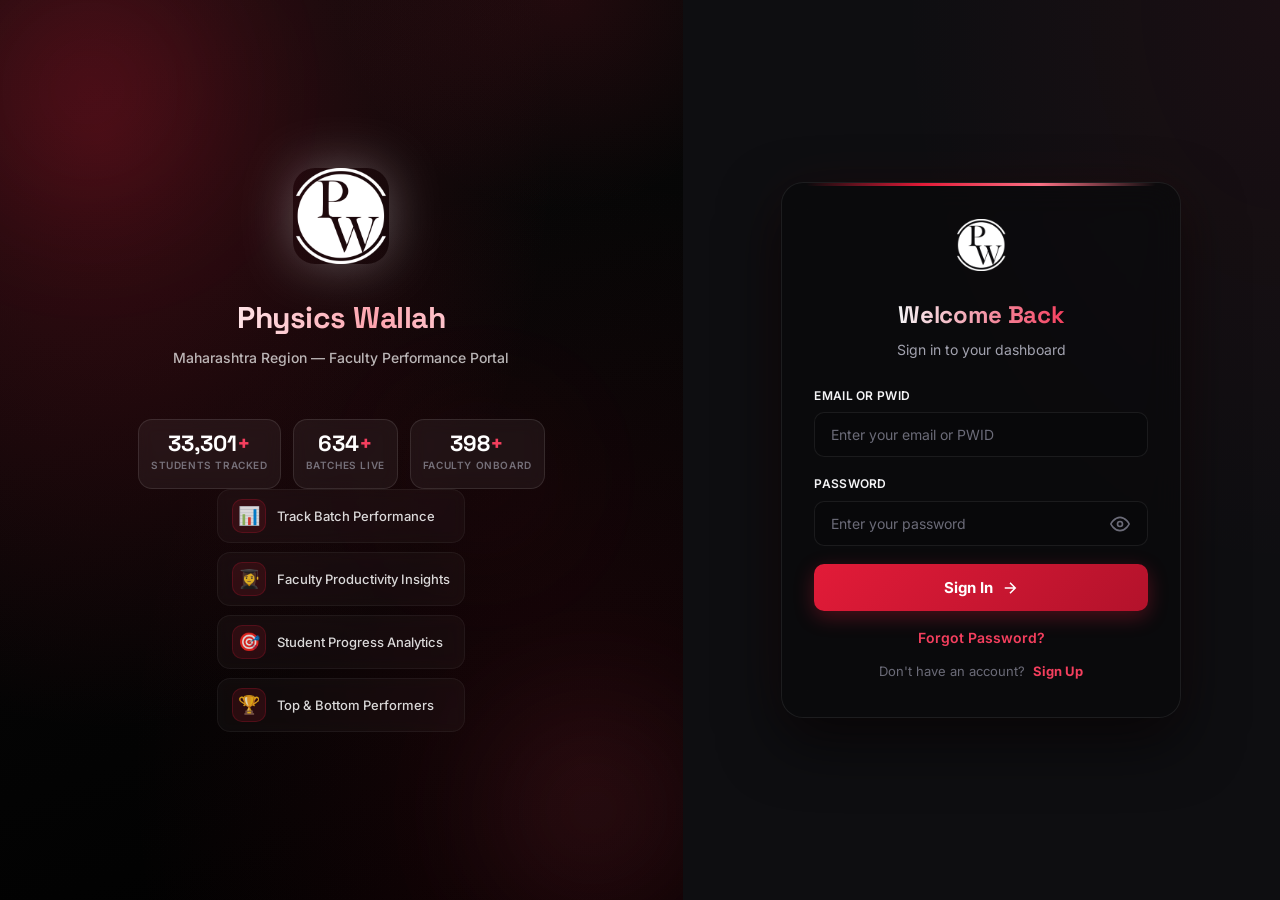
<file: index.html>
<!DOCTYPE html>
<html lang="en">
<head>
  <meta charset="UTF-8">
  <meta name="viewport" content="width=device-width, initial-scale=1.0">
  <title>PW Maharashtra — Faculty Performance Portal</title>
  <link rel="preconnect" href="https://fonts.googleapis.com">
  <link href="https://fonts.googleapis.com/css2?family=Inter:wght@400;500;600;700;800&family=Space+Grotesk:wght@500;600;700&display=swap" rel="stylesheet">
  <link rel="stylesheet" href="styles.css">
  <link rel="icon" href="assets/pw-favicon.webp" type="image/webp">
</head>
<body>

  <!--
    HTML is split into partial files (screen-login.html, screen-forgot.html,
    screen-signup.html, screen-app.html, overlay.html) and injected here by
    loader.js. Each placeholder below receives one partial.
  -->
  <div id="screen-login"></div>
  <div id="screen-forgot"></div>
  <div id="screen-signup"></div>
  <div id="screen-app"></div>
  <div id="screen-overlay"></div>

  <!-- Load order matters: loader first, then core, then feature modules -->
  <script src="loader.js"></script>
  <script src="core.js"></script>
  <script src="auth.js"></script>
  <script src="data.js"></script>
  <script src="home.js"></script>
  <script src="student.js"></script>
  <script src="dashboard.js"></script>
  <script src="batches.js"></script>
  <script src="faculty.js"></script>
  <script src="students.js"></script>
  <script src="perf.js"></script>
</body>
</html>
</file>
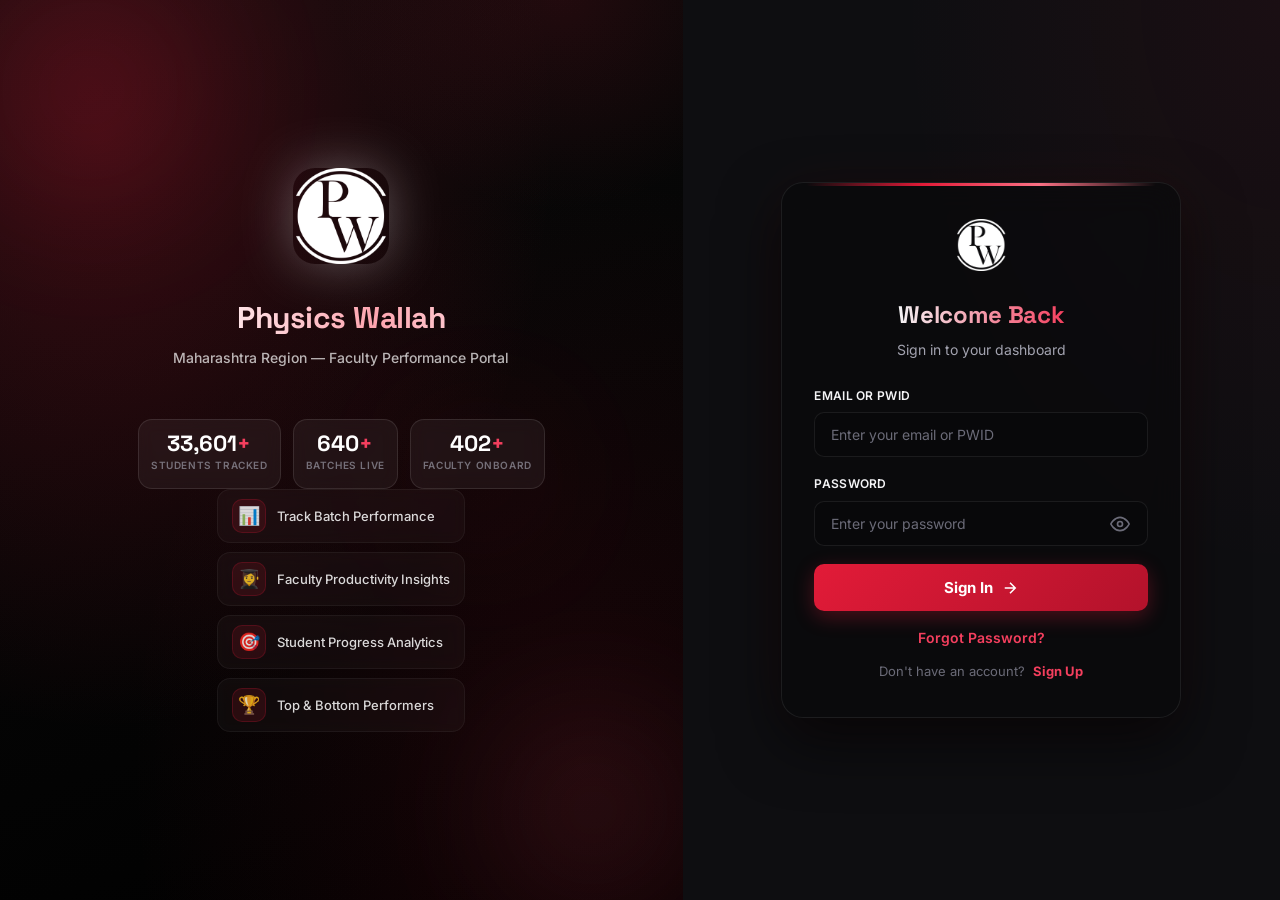
<file: index-standalone.html>
<!DOCTYPE html>
<html lang="en">
<head>
  <meta charset="UTF-8">
  <meta name="viewport" content="width=device-width, initial-scale=1.0">
  <title>PW Maharashtra — Faculty Performance Portal</title>
  <link rel="preconnect" href="https://fonts.googleapis.com">
  <link href="https://fonts.googleapis.com/css2?family=Inter:wght@400;500;600;700;800&family=Space+Grotesk:wght@500;600;700&display=swap" rel="stylesheet">
  <link rel="stylesheet" href="styles.css">
  <link rel="icon" href="assets/pw-favicon.webp" type="image/webp">
</head>
<body>

  <!--
    STANDALONE BUILD — all HTML partials and JS are inlined below.
    No fetch() / loader.js needed; works from file:// or any host.
    Regenerate with: python3 build_standalone.py
  -->
  <!-- ===== screen-login.html (inlined) ===== -->
<!-- ============================================================
     screen-login.html — LOGIN SCREEN
     Loaded into #screen-login by loader.js
     ============================================================ -->
<div id="loginScreen" class="screen active">
  <div class="login-wrapper">
    <div class="login-left">
      <div class="orb orb-1"></div>
      <div class="orb orb-2"></div>
      <div class="orb orb-3"></div>
      <div class="login-brand">
        <img src="assets/pw-logo.webp" alt="Physics Wallah" class="pw-logo-hero">
        <h1>Physics Wallah</h1>
        <p class="login-tagline">Maharashtra Region — Faculty Performance Portal</p>
      </div>
      <div class="login-stats">
        <div class="stat-chip"><span class="stat-num" data-count="33601">0</span><span class="stat-label">Students Tracked</span></div>
        <div class="stat-chip"><span class="stat-num" data-count="640">0</span><span class="stat-label">Batches Live</span></div>
        <div class="stat-chip"><span class="stat-num" data-count="402">0</span><span class="stat-label">Faculty Onboard</span></div>
      </div>
      <div class="login-features">
        <div class="feature-item"><span class="feat-icon">&#128202;</span><span>Track Batch Performance</span></div>
        <div class="feature-item"><span class="feat-icon">&#128105;&#8205;&#127891;</span><span>Faculty Productivity Insights</span></div>
        <div class="feature-item"><span class="feat-icon">&#127919;</span><span>Student Progress Analytics</span></div>
        <div class="feature-item"><span class="feat-icon">&#127942;</span><span>Top & Bottom Performers</span></div>
      </div>
    </div>
    <div class="login-right">
      <div class="login-card">
        <div class="login-card-logo">
          <img src="assets/pw-logo.webp" alt="PW" class="pw-logo-sm-login">
        </div>
        <h2><span class="grad-head">Welcome Back</span></h2>
        <p class="login-subtitle">Sign in to your dashboard</p>
        <form id="loginForm" onsubmit="handleLogin(event)">
          <div class="input-group">
            <label for="loginId">Email or PWID</label>
            <input type="text" id="loginId" placeholder="Enter your email or PWID" required autocomplete="username">
          </div>
          <div class="input-group">
            <label for="loginPassword">Password</label>
            <div class="password-wrapper">
              <input type="password" id="loginPassword" placeholder="Enter your password" required autocomplete="current-password">
              <button type="button" class="pass-toggle" onclick="togglePass('loginPassword', this)" tabindex="-1">
                <svg width="20" height="20" viewBox="0 0 24 24" fill="none" stroke="currentColor" stroke-width="2"><path d="M1 12s4-8 11-8 11 8 11 8-4 8-11 8-11-8-11-8z"/><circle cx="12" cy="12" r="3"/></svg>
              </button>
            </div>
          </div>
          <button type="submit" class="btn-primary" id="loginBtn">
            <span>Sign In</span>
            <svg width="18" height="18" viewBox="0 0 24 24" fill="none" stroke="currentColor" stroke-width="2"><path d="M5 12h14M12 5l7 7-7 7"/></svg>
          </button>
        </form>
        <a href="#" class="forgot-link" onclick="showScreen('forgotScreen')">Forgot Password?</a>
        <div class="signup-link-row">
          <span class="signup-muted">Don't have an account?</span>
          <a href="#" class="signup-link" onclick="openSignup()">Sign Up</a>
        </div>
        <div id="loginError" class="alert alert-error"></div>
      </div>
    </div>
  </div>
</div>
  <!-- ===== screen-forgot.html (inlined) ===== -->
<!-- ============================================================
     screen-forgot.html — FORGOT PASSWORD SCREEN
     Loaded into #screen-forgot by loader.js
     ============================================================ -->
<div id="forgotScreen" class="screen">
  <div class="login-wrapper">
    <div class="login-left">
      <div class="orb orb-1"></div>
      <div class="orb orb-2"></div>
      <div class="orb orb-3"></div>
      <div class="login-brand">
        <img src="assets/pw-logo.webp" alt="Physics Wallah" class="pw-logo-hero">
        <h1>Physics Wallah</h1>
        <p class="login-tagline">Reset your password securely</p>
      </div>
      <div class="login-stats">
        <div class="stat-chip"><span class="stat-num" data-count="33601">0</span><span class="stat-label">Students Tracked</span></div>
        <div class="stat-chip"><span class="stat-num" data-count="640">0</span><span class="stat-label">Batches Live</span></div>
        <div class="stat-chip"><span class="stat-num" data-count="402">0</span><span class="stat-label">Faculty Onboard</span></div>
      </div>
    </div>
    <div class="login-right">
      <div class="login-card">
        <div class="login-card-logo">
          <img src="assets/pw-logo.webp" alt="PW" class="pw-logo-sm-login">
        </div>
        <h2><span class="grad-head">Forgot Password</span></h2>
        <p class="login-subtitle">3 quick steps to get back in</p>
        <div class="steps" id="forgotSteps">
          <span class="step-dot active" data-step="1"></span>
          <span class="step-dot" data-step="2"></span>
          <span class="step-dot" data-step="3"></span>
        </div>
        <form id="forgotForm" onsubmit="handleForgot(event)">
          <div class="input-group">
            <label>Email or PWID</label>
            <input type="text" id="forgotId" placeholder="Enter email or PWID" required>
          </div>
          <button type="submit" class="btn-primary">Send OTP</button>
        </form>
        <form id="otpForm" style="display:none" onsubmit="handleVerifyOTP(event)">
          <div class="input-group">
            <label>Enter OTP</label>
            <input type="text" id="otpInput" placeholder="6-digit OTP" maxlength="6" required>
          </div>
          <button type="submit" class="btn-primary">Verify OTP</button>
        </form>
        <form id="resetForm" style="display:none" onsubmit="handleResetPassword(event)">
          <div class="input-group">
            <label>New Password</label>
            <input type="password" id="newPassword" placeholder="Min 4 characters" required>
          </div>
          <div class="input-group">
            <label>Confirm Password</label>
            <input type="password" id="confirmPassword" placeholder="Confirm password" required>
          </div>
          <button type="submit" class="btn-primary">Reset Password</button>
        </form>
        <a href="#" class="forgot-link" onclick="showScreen('loginScreen')">&larr; Back to Login</a>
        <div id="forgotError" class="alert alert-error"></div>
        <div id="forgotSuccess" class="alert alert-success"></div>
      </div>
    </div>
  </div>
</div>
  <!-- ===== screen-signup.html (inlined) ===== -->
<!-- ============================================================
     screen-signup.html — SIGNUP SCREEN
     Fields: MAIL ID, PWID, CENTER (dropdown), ROLE, Password
     Loaded into #screen-signup by loader.js
     ============================================================ -->
<div id="signupScreen" class="screen">
  <div class="login-wrapper">
    <div class="login-left">
      <div class="orb orb-1"></div>
      <div class="orb orb-2"></div>
      <div class="orb orb-3"></div>
      <div class="login-brand">
        <img src="assets/pw-logo.webp" alt="Physics Wallah" class="pw-logo-hero">
        <h1>Physics Wallah</h1>
        <p class="login-tagline">Create your account — approval required</p>
      </div>
      <div class="login-stats">
        <div class="stat-chip"><span class="stat-num" data-count="33601">0</span><span class="stat-label">Students Tracked</span></div>
        <div class="stat-chip"><span class="stat-num" data-count="640">0</span><span class="stat-label">Batches Live</span></div>
        <div class="stat-chip"><span class="stat-num" data-count="402">0</span><span class="stat-label">Faculty Onboard</span></div>
      </div>
      <div class="login-features">
        <div class="feature-item"><span class="feat-icon">&#128197;</span><span>Your request goes to your reporting manager</span></div>
        <div class="feature-item"><span class="feat-icon">&#128233;</span><span>Approve via email buttons</span></div>
        <div class="feature-item"><span class="feat-icon">&#9203;</span><span>Account activates after approval</span></div>
      </div>
    </div>
    <div class="login-right">
      <div class="login-card">
        <div class="login-card-logo">
          <img src="assets/pw-logo.webp" alt="PW" class="pw-logo-sm-login">
        </div>
        <h2><span class="grad-head">Create Account</span></h2>
        <p class="login-subtitle">Fill details — ID will be created after approval</p>
        <form id="signupForm" onsubmit="handleSignup(event)">
          <div class="input-group">
            <label>MAIL ID</label>
            <input type="email" id="signupEmail" placeholder="Enter your @pw.live email" required>
            <div class="signup-hint">Only @pw.live emails can sign up</div>
          </div>
          <div class="input-group">
            <label>PWID</label>
            <input type="text" id="signupPwid" placeholder="Enter your PW ID" required>
          </div>
          <div class="input-group">
            <label>CENTER</label>
            <div class="signup-center-wrap">
              <button type="button" class="signup-center-btn" id="signupCenterBtn" onclick="toggleSignupCenterList()">
                <span id="signupCenterLabel">Select center(s)...</span>
                <svg width="14" height="14" viewBox="0 0 24 24" fill="none" stroke="currentColor" stroke-width="2"><polyline points="6 9 12 15 18 9"/></svg>
              </button>
              <div class="signup-center-list" id="signupCenterList" style="display:none">
                <label class="center-opt center-opt-all"><input type="checkbox" id="signupCenterAll" onchange="toggleAllSignupCenters(this)"> <span>Select All</span></label>
              </div>
            </div>
            <div class="signup-hint">Select one or more centers (multi-select for CH/ACH, AOM, JEE/NEET Head)</div>
          </div>
          <div class="input-group">
            <label>ROLE</label>
            <select id="signupRole" onchange="updateRoleHint()">
              <option value="">Select role...</option>
            </select>
            <div class="signup-hint" id="roleHint"></div>
          </div>
          <div class="input-group">
            <label>Password</label>
            <div class="password-wrapper">
              <input type="password" id="signupPassword" placeholder="Min 4 characters" required>
              <button type="button" class="pass-toggle" onclick="togglePass('signupPassword', this)" tabindex="-1">
                <svg width="20" height="20" viewBox="0 0 24 24" fill="none" stroke="currentColor" stroke-width="2"><path d="M1 12s4-8 11-8 11 8 11 8-4 8-11 8-11-8-11-8z"/><circle cx="12" cy="12" r="3"/></svg>
              </button>
            </div>
          </div>
          <button type="submit" class="btn-primary" id="signupBtn">
            <span>Submit for Approval</span>
            <svg width="18" height="18" viewBox="0 0 24 24" fill="none" stroke="currentColor" stroke-width="2"><path d="M22 2L11 13"/><path d="M22 2l-7 20-4-9-9-4 20-7z"/></svg>
          </button>
        </form>
        <a href="#" class="forgot-link" onclick="showScreen('loginScreen')">&larr; Back to Login</a>
        <div id="signupError" class="alert alert-error"></div>
        <div id="signupSuccess" class="alert alert-success"></div>
      </div>
    </div>
  </div>
</div>
  <!-- ===== screen-app.html (inlined) ===== -->
<!-- ============================================================
     screen-app.html — MAIN APP SCREEN
     Top navbar + all views (dashboard, batches, batchDetail,
     faculty, students, studentDetail).
     Loaded into #screen-app by loader.js
     ============================================================ -->
<div id="appScreen" class="screen">
  <!-- TOP NAVBAR -->
  <header class="topnav" id="topnav">
    <div class="topnav-left">
      <img src="assets/pw-logo.webp" alt="PW" class="topnav-logo">
      <div class="topnav-brand">
        <span class="topnav-title">PW Vidyapeeth</span>
        <span class="topnav-subtitle">Maharashtra Region</span>
      </div>
    </div>
    <div class="topnav-right">
      <span class="live-pill" title="Live data"><span class="live-dot"></span> Live</span>
      <button class="btn-help" onclick="openHelp()" title="Help & User Guide">
        <svg width="16" height="16" viewBox="0 0 24 24" fill="none" stroke="currentColor" stroke-width="2" stroke-linecap="round" stroke-linejoin="round"><circle cx="12" cy="12" r="10"/><path d="M9.09 9a3 3 0 0 1 5.83 1c0 2-3 3-3 3"/><line x1="12" y1="17" x2="12.01" y2="17"/></svg>
        <span>Help</span>
      </button>
      <button class="btn-request-access" onclick="openCenterChange()" title="Request access to another center">
        <svg width="16" height="16" viewBox="0 0 24 24" fill="none" stroke="currentColor" stroke-width="2"><path d="M12 2L2 7l10 5 10-5-10-5z"/><path d="M2 17l10 5 10-5"/><path d="M2 12l10 5 10-5"/></svg>
        <span>Request Access</span>
      </button>
      <button class="btn-change-center" id="reloadDataBtn" onclick="reloadData()" title="Reload Data">
        <svg width="16" height="16" viewBox="0 0 24 24" fill="none" stroke="currentColor" stroke-width="2"><path d="M21 12a9 9 0 1 1-9-9"/><polyline points="21 3 21 9 15 9"/></svg>
        <span>Reload Data</span>
      </button>
      <button class="btn-theme-toggle" onclick="toggleTheme()" title="Toggle dark / light mode" aria-label="Toggle theme">
        <svg class="icon-sun" width="18" height="18" viewBox="0 0 24 24" fill="none" stroke="currentColor" stroke-width="2" stroke-linecap="round"><circle cx="12" cy="12" r="5"/><line x1="12" y1="1" x2="12" y2="3"/><line x1="12" y1="21" x2="12" y2="23"/><line x1="4.22" y1="4.22" x2="5.64" y2="5.64"/><line x1="18.36" y1="18.36" x2="19.78" y2="19.78"/><line x1="1" y1="12" x2="3" y2="12"/><line x1="21" y1="12" x2="23" y2="12"/><line x1="4.22" y1="19.78" x2="5.64" y2="18.36"/><line x1="18.36" y1="5.64" x2="19.78" y2="4.22"/></svg>
        <svg class="icon-moon" width="18" height="18" viewBox="0 0 24 24" fill="none" stroke="currentColor" stroke-width="2" stroke-linecap="round" stroke-linejoin="round"><path d="M21 12.79A9 9 0 1 1 11.21 3 7 7 0 0 0 21 12.79z"/></svg>
      </button>
      <div class="topnav-user">
        <div class="user-avatar" id="userAvatar">A</div>
        <div class="topnav-user-info">
          <span class="topnav-user-name" id="topbarEmail">admin@pw.live</span>
          <span class="role-badge" id="topbarRole">Admin</span>
        </div>
      </div>
      <button class="btn-logout" onclick="handleLogout()" title="Sign Out">
        <svg width="18" height="18" viewBox="0 0 24 24" fill="none" stroke="currentColor" stroke-width="2"><path d="M9 21H5a2 2 0 0 1-2-2V5a2 2 0 0 1 2-2h4"/><polyline points="16 17 21 12 16 7"/><line x1="21" y1="12" x2="9" y2="12"/></svg>
      </button>
    </div>
  </header>

  <!-- CENTER ACCESS REQUEST MODAL -->
  <div class="modal-overlay" id="centerChangeModal" style="display:none">
    <div class="modal">
      <div class="modal-header">
        <h3>Request Center Access</h3>
        <button type="button" class="modal-close" onclick="closeCenterChange()">&times;</button>
      </div>
      <div class="modal-body">
        <p class="cc-current">Need access to another center? Fill this form and the admin will approve it.</p>
        <div class="req-form">
          <div class="req-field">
            <label class="cc-label">Mail ID</label>
            <input type="email" class="req-input" id="reqEmail" placeholder="you@pw.live">
          </div>
          <div class="req-field">
            <label class="cc-label">PW ID</label>
            <input type="text" class="req-input" id="reqPwid" placeholder="PWID">
          </div>
          <div class="req-field">
            <label class="cc-label">Center</label>
            <select class="req-input" id="reqCenter"></select>
          </div>
          <div class="req-field">
            <label class="cc-label">Remark</label>
            <textarea class="req-input req-textarea" id="reqRemark" placeholder="Why do you need access to this center?"></textarea>
          </div>
        </div>
        <div class="cc-message" id="ccMessage"></div>
      </div>
      <div class="modal-footer">
        <button type="button" class="btn-cancel" onclick="closeCenterChange()">Cancel</button>
        <button type="button" class="btn-submit" id="ccSubmitBtn" onclick="submitCenterChange()">Submit Request</button>
      </div>
    </div>
  </div>

  <!-- Content -->
  <main class="main-content">

    <!-- HOME VIEW (unified) -->
    <div id="view-home" class="view active">
      <div class="home-error" id="homeError"></div>

      <!-- FILTER PANEL -->
      <div class="home-filters">
        <div class="filter-row">
          <div class="filter-group"><label>Center</label><select id="homeFilterCenter" onchange="onHomeCenterChange()"><option value="">All Centers</option></select></div>
          <div class="filter-group"><label>Class / Stream</label><select id="homeFilterStream" onchange="onHomeStreamChange()"><option value="">All Classes</option></select></div>
          <div class="filter-group"><label>Batch</label><select id="homeFilterBatch" onchange="onHomeBatchChange()"><option value="">All Batches</option></select></div>
          <div class="filter-group"><label>Faculty</label><select id="homeFilterFaculty" onchange="onHomeFacultyChange()"><option value="">All Faculty</option></select></div>
          <div class="filter-group"><label>From Date</label><input type="date" id="homeDateFrom" onchange="onHomeDateChange()"></div>
          <div class="filter-group"><label>To Date</label><input type="date" id="homeDateTo" onchange="onHomeDateChange()"></div>
          <div class="filter-group filter-reset"><button type="button" class="btn-reset" onclick="resetHomeFilters()">Reset</button></div>
        </div>
      </div>

      <!-- KPI CARDS -->
      <div class="stats-grid home-stats">
        <div class="stat-card stat-purple">
          <div class="stat-icon"><svg width="28" height="28" viewBox="0 0 24 24" fill="none" stroke="currentColor" stroke-width="2"><path d="M21 10c0 7-9 13-9 13s-9-6-9-13a9 9 0 0 1 18 0z"/><circle cx="12" cy="10" r="3"/></svg></div>
          <div class="stat-info">
            <div class="stat-number stat-number-sm" id="homeKpiCenter">—</div>
            <div class="stat-label">Center</div>
          </div>
        </div>
        <div class="stat-card stat-blue">
          <div class="stat-icon"><svg width="28" height="28" viewBox="0 0 24 24" fill="none" stroke="currentColor" stroke-width="2"><path d="M4 19.5A2.5 2.5 0 0 1 6.5 17H20"/><path d="M6.5 2H20v20H6.5A2.5 2.5 0 0 1 4 19.5v-15A2.5 2.5 0 0 1 6.5 2z"/></svg></div>
          <div class="stat-info">
            <div class="stat-number" id="homeKpiBatches">0</div>
            <div class="stat-label">Total Batches</div>
          </div>
        </div>
        <div class="stat-card stat-green">
          <div class="stat-icon"><svg width="28" height="28" viewBox="0 0 24 24" fill="none" stroke="currentColor" stroke-width="2"><path d="M17 21v-2a4 4 0 0 0-4-4H5a4 4 0 0 0-4 4v2"/><circle cx="9" cy="7" r="4"/><path d="M23 21v-2a4 4 0 0 0-3-3.87"/><path d="M16 3.13a4 4 0 0 1 0 7.75"/></svg></div>
          <div class="stat-info">
            <div class="stat-number" id="homeKpiStudents">0</div>
            <div class="stat-label">Total Students</div>
          </div>
        </div>
        <div class="stat-card stat-orange">
          <div class="stat-icon"><svg width="28" height="28" viewBox="0 0 24 24" fill="none" stroke="currentColor" stroke-width="2"><path d="M22 10v6M2 10l10-5 10 5-10 5z"/><path d="M6 12v5c0 1.66 2.69 3 6 3s6-1.34 6-3v-5"/></svg></div>
          <div class="stat-info">
            <div class="stat-number" id="homeKpiFaculty">0</div>
            <div class="stat-label">Total Faculty</div>
          </div>
        </div>
        <div class="stat-card stat-cyan">
          <div class="stat-icon"><svg width="28" height="28" viewBox="0 0 24 24" fill="none" stroke="currentColor" stroke-width="2"><polyline points="22 12 18 12 15 21 9 3 6 12 2 12"/></svg></div>
          <div class="stat-info">
            <div class="stat-number" id="homeKpiAvg">0%</div>
            <div class="stat-label">Avg Score</div>
          </div>
        </div>
        <div class="stat-card stat-teal">
          <div class="stat-icon"><svg width="28" height="28" viewBox="0 0 24 24" fill="none" stroke="currentColor" stroke-width="2"><path d="M12 20h9"/><path d="M16.5 3.5a2.12 2.12 0 0 1 3 3L7 19l-4 1 1-4L16.5 3.5z"/></svg></div>
          <div class="stat-info">
            <div class="stat-number" id="homeKpiAvgStudents">0</div>
            <div class="stat-sub" id="homeKpiAvgStudentsPct"></div>
            <div class="stat-label">Average Students</div>
          </div>
        </div>
        <div class="stat-card stat-red">
          <div class="stat-icon"><svg width="28" height="28" viewBox="0 0 24 24" fill="none" stroke="currentColor" stroke-width="2"><circle cx="12" cy="12" r="10"/><line x1="15" y1="9" x2="9" y2="15"/><line x1="9" y1="9" x2="15" y2="15"/></svg></div>
          <div class="stat-info">
            <div class="stat-number" id="homeKpiAbsent">0</div>
            <div class="stat-sub" id="homeKpiAbsentPct"></div>
            <div class="stat-label">Absent Students</div>
          </div>
        </div>
      </div>

      <!-- TOPPER / BOTTOM STUDENTS -->
      <div class="home-grid">
        <div class="table-card">
          <div class="card-head">
            <h3 class="card-title">&#127942; Topper Students</h3>
            <div class="topn-control">
              <label>Top <input type="number" id="topperN" value="10" min="1" max="500" onchange="onTopNChange('topper')"></label>
              <button type="button" class="btn-download" onclick="showDownloadMenu(this,'topper')">&#11015; Download</button>
            </div>
          </div>
          <div class="table-scroll table-scroll--fixed">
            <table class="data-table">
              <thead id="homeTopperHead"><tr><th style="width:40px">#</th><th>Name</th><th>Stream</th><th>Batch</th><th class="text-center">Tests Taken</th><th class="text-center">Batch Tests</th><th class="text-center">Avg Score</th><th class="text-center">Avg %</th></tr></thead>
              <tbody id="homeTopperBody"></tbody>
            </table>
          </div>
        </div>
        <div class="table-card">
          <div class="card-head">
            <h3 class="card-title">&#9888;&#65039; Bottom Performing Students</h3>
            <div class="topn-control">
              <label>Bottom <input type="number" id="bottomN" value="10" min="1" max="500" onchange="onTopNChange('bottom')"></label>
              <button type="button" class="btn-download" onclick="showDownloadMenu(this,'bottom')">&#11015; Download</button>
            </div>
          </div>
          <div class="table-scroll table-scroll--fixed">
            <table class="data-table">
              <thead id="homeBottomHead"><tr><th style="width:40px">#</th><th>Name</th><th>Stream</th><th>Batch</th><th class="text-center">Tests Taken</th><th class="text-center">Batch Tests</th><th class="text-center">Avg Score</th><th class="text-center">Avg %</th></tr></thead>
              <tbody id="homeBottomBody"></tbody>
            </table>
          </div>
        </div>
      </div>

      <!-- BEST / BOTTOM BATCH -->
      <div class="home-grid">
        <div class="dash-card">
          <h3>&#127942; Best Batch</h3>
          <div id="homeBestBatch" class="dash-list"></div>
        </div>
        <div class="dash-card">
          <h3>&#9888;&#65039; Bottom Batch</h3>
          <div id="homeBottomBatch" class="dash-list"></div>
        </div>
      </div>

      <!-- ABSENT STUDENTS -->
      <div class="table-card" style="margin-top:20px">
        <div class="card-head">
          <h3 class="card-title">&#10060; Absent Students (No papers given yet)</h3>
          <button type="button" class="btn-download" onclick="showDownloadMenu(this,'absent')">&#11015; Download</button>
        </div>
        <div class="table-scroll table-scroll--fixed">
          <table class="data-table">
            <thead><tr><th style="width:40px">#</th><th>Name</th><th>Reg No</th><th>Stream</th><th>Batch</th><th class="text-center">Papers Not Given</th></tr></thead>
            <tbody id="homeAbsentBody"></tbody>
          </table>
        </div>
      </div>

      <!-- BATCH-WISE SUBJECT AVERAGE -->
      <div class="table-card" style="margin-top:20px">
        <div class="card-head">
          <h3 class="card-title">&#128202; Batch-wise Subject Average (%)</h3>
          <button type="button" class="btn-download" onclick="showDownloadMenu(this,'batchAvg')">&#11015; Download</button>
        </div>
        <div class="table-scroll table-scroll--fixed">
          <table class="data-table">
            <thead><tr><th style="width:40px">#</th><th>Batch</th><th>Center</th><th class="text-center">Avg Score</th><th class="text-center">Physics</th><th class="text-center">Chemistry</th><th class="text-center">Maths</th><th class="text-center">Zoology</th><th class="text-center">Botany</th></tr></thead>
            <tbody id="homeBatchAvgBody"></tbody>
          </table>
        </div>
      </div>

      <!-- SUBJECT GRAPH -->
      <div class="dash-card" style="margin-top:20px">
        <h3>&#128200; Subject Performance</h3>
        <div id="homeSubjectGraph"></div>
      </div>
    </div>

    <!-- STUDENT SEARCH VIEW -->
    <div id="view-student" class="view">
      <div class="view-toolbar">
        <div class="filter-row">
          <div class="filter-group filter-search">
            <label>Student Reg No</label>
            <input type="text" id="studentSearchInput" placeholder="Enter reg no..." onkeydown="if(event.key==='Enter')searchStu()">
          </div>
          <div class="filter-group filter-reset"><button type="button" class="btn-reset" onclick="searchStu()">Search</button></div>
        </div>
      </div>
      <div class="home-error" id="studentError"></div>
      <div id="studentResult" style="display:none">
        <div class="detail-stats" id="studentDetailStats"></div>
        <div class="dash-card" style="margin-top:20px">
          <h3>&#128200; Subject-wise % per Test</h3>
          <div id="studentSubjectGraph"></div>
        </div>
        <div class="table-card" style="margin-top:20px">
          <h3 class="card-title">Test History</h3>
          <div class="table-scroll">
            <table class="data-table">
              <thead id="studentTestHead"><tr><th>Date</th><th>Type</th><th class="text-center">Total</th><th class="text-center">Score</th><th class="text-center">%</th><th class="text-center">Rank</th></tr></thead>
              <tbody id="studentTestBody"></tbody>
            </table>
          </div>
        </div>
      </div>
    </div>

    <!-- BATCHES VIEW -->
    <div id="view-batches" class="view">
      <div class="view-toolbar">
        <div class="filter-row">
          <div class="filter-group"><label>Subject</label><select id="filterSubject" onchange="applyBatchFilters()"><option value="">All Subjects</option></select></div>
          <div class="filter-group"><label>Faculty</label><select id="filterFaculty" onchange="applyBatchFilters()"><option value="">All Faculty</option></select></div>
          <div class="filter-group"><label>Search</label><input type="text" id="filterBatchSearch" placeholder="Search batch..." oninput="applyBatchFilters()"></div>
        </div>
      </div>
      <div class="table-card">
        <table class="data-table" id="batchTable">
          <thead><tr><th style="width:40px">#</th><th>Batch</th><th>Subjects</th><th class="text-center">Students</th><th class="text-center">Faculty</th><th class="text-center">Avg Score</th><th class="text-center">Status</th><th>Action</th></tr></thead>
          <tbody id="batchTableBody"></tbody>
        </table>
      </div>
    </div>

    <!-- BATCH DETAIL VIEW -->
    <div id="view-batchDetail" class="view">
      <div class="detail-header">
        <button class="btn-back" onclick="navigate('batches')">&larr; Back to Batches</button>
        <h2 id="batchDetailTitle">Batch Details</h2>
      </div>
      <div class="detail-stats" id="batchDetailStats"></div>
      <div class="view-toolbar">
        <div class="filter-row">
          <div class="filter-group"><label>Subject</label><select id="batchDetailSubject" onchange="loadBatchDetail()"><option value="">Overall</option></select></div>
        </div>
      </div>
      <div class="perf-grid" id="batchPerfGrid">
        <div class="perf-card perf-toppers"><div class="perf-card-header"><span class="perf-icon">&#127942;</span><h4>Toppers <span class="perf-count" id="toppersCount">0</span></h4></div><div class="perf-card-body" id="toppersList"></div></div>
        <div class="perf-card perf-average"><div class="perf-card-header"><span class="perf-icon">&#128200;</span><h4>Average <span class="perf-count" id="averageCount">0</span></h4></div><div class="perf-card-body" id="averageList"></div></div>
        <div class="perf-card perf-bottom"><div class="perf-card-header"><span class="perf-icon">&#9888;&#65039;</span><h4>Needs Improvement <span class="perf-count" id="bottomCount">0</span></h4></div><div class="perf-card-body" id="bottomList"></div></div>
        <div class="perf-card perf-absent"><div class="perf-card-header"><span class="perf-icon">&#10060;</span><h4>Absent <span class="perf-count" id="absentCount">0</span></h4></div><div class="perf-card-body" id="absentList"></div></div>
      </div>
      <div class="table-card" style="margin-top:20px">
        <h3 style="padding:16px 20px 0;font-size:16px;color:#374151">All Students</h3>
        <table class="data-table" id="batchStudentTable">
          <thead><tr><th style="width:40px">#</th><th>Name</th><th>Reg No</th><th class="text-center">Score</th><th class="text-center">%</th><th class="text-center">Rank</th><th class="text-center">Tests</th></tr></thead>
          <tbody id="batchStudentBody"></tbody>
        </table>
      </div>
    </div>

    <!-- FACULTY VIEW -->
    <div id="view-faculty" class="view">
      <div class="view-toolbar">
        <div class="filter-row">
          <div class="filter-group"><label>Center</label><select id="filterFacCenter" onchange="applyFacultyFilters()"><option value="">All Centers</option></select></div>
          <div class="filter-group"><label>Search</label><input type="text" id="filterFacSearch" placeholder="Search faculty..." oninput="applyFacultyFilters()"></div>
        </div>
      </div>
      <div class="table-card">
        <table class="data-table" id="facultyTable">
          <thead><tr><th style="width:40px">#</th><th>Faculty</th><th>Center</th><th>Role</th><th class="text-center">Batches</th><th class="text-center">Students</th><th class="text-center">Avg Score</th><th>Subjects</th></tr></thead>
          <tbody id="facultyTableBody"></tbody>
        </table>
      </div>
    </div>

    <!-- STUDENTS VIEW -->
    <div id="view-students" class="view">
      <div class="view-toolbar">
        <div class="filter-row">
          <div class="filter-group"><label>Batch</label><select id="filterStuBatch" onchange="applyStudentFilters()"><option value="">All Batches</option></select></div>
          <div class="filter-group"><label>Sort By</label><select id="filterStuSort" onchange="applyStudentFilters()"><option value="score_desc">Score (High-Low)</option><option value="score_asc">Score (Low-High)</option><option value="name">Name (A-Z)</option><option value="tests">Tests Taken</option></select></div>
          <div class="filter-group"><label>Search</label><input type="text" id="filterStuSearch" placeholder="Search name or reg no..." oninput="applyStudentFilters()"></div>
        </div>
      </div>
      <div class="table-card">
        <table class="data-table" id="studentTable">
          <thead><tr><th style="width:40px">#</th><th>Name</th><th>Reg No</th><th>Batch</th><th class="text-center">Tests</th><th class="text-center">Avg Score</th><th>Best Subject</th><th>Action</th></tr></thead>
          <tbody id="studentTableBody"></tbody>
        </table>
      </div>
    </div>

    <!-- STUDENT DETAIL VIEW -->
    <div id="view-studentDetail" class="view">
      <div class="detail-header">
        <button class="btn-back" onclick="navigate('students')">&larr; Back to Students</button>
        <h2 id="stuDetailTitle">Student Details</h2>
      </div>
      <div class="detail-stats" id="stuDetailStats"></div>
      <div class="subject-bars" id="studentSubjectBars"></div>
      <div class="table-card" style="margin-top:20px">
        <h3 style="padding:16px 20px 0;font-size:16px;color:#374151">Test History</h3>
        <table class="data-table" id="stuDetailTestTable">
          <thead><tr><th>Date</th><th>Test Type</th><th class="text-center">Physics</th><th class="text-center">Chemistry</th><th class="text-center">Maths</th><th class="text-center">Zoology</th><th class="text-center">Botany</th><th class="text-center">Total</th><th class="text-center">%</th><th class="text-center">Rank</th></tr></thead>
          <tbody id="stuDetailTestBody"></tbody>
        </table>
      </div>
    </div>

  </main>

  <!-- FOOTER -->
  <footer class="app-footer">
    <span class="footer-made">This Portal is created by <strong>Ambikesh Srivastava</strong> (<a href="mailto:Ambikesh.srivastava@pw.live">Ambikesh.srivastava@pw.live</a>)</span>
    <span class="footer-note">Kindly Connect him if any query rises.</span>
  </footer>

  <!-- HELP / USER GUIDE MODAL -->
  <div class="modal-overlay" id="helpModal" style="display:none" onclick="if(event.target===this)closeHelp()">
    <div class="modal modal-help">
      <div class="modal-header">
        <h3>&#128161; Help &amp; User Guide</h3>
        <button type="button" class="modal-close" onclick="closeHelp()">&times;</button>
      </div>
      <div class="modal-body help-body">

        <div class="help-section">
          <h4>About this Portal</h4>
          <p>This portal shows faculty and student performance for the PW Maharashtra Region. Data is pulled live from the shared Google Sheets. Everything you see changes based on the filters you pick.</p>
        </div>

        <div class="help-section">
          <h4>&#127968; Home — Filters</h4>
          <p>The filter bar applies to <strong>everything</strong> on the Home screen (KPIs, tables, graphs):</p>
          <ul>
            <li><strong>Center</strong> — only the selected center's batches/students.</li>
            <li><strong>Class / Stream</strong> — e.g. Dropper NEET, Dropper JEE.</li>
            <li><strong>Batch</strong> — a single batch, e.g. 60-YN511CP.</li>
            <li><strong>Faculty</strong> — only the faculty member's own batches.</li>
            <li><strong>From / To Date</strong> — only tests between these dates.</li>
          </ul>
          <p>Use <strong>Reset</strong> to clear everything back to All.</p>
        </div>

        <div class="help-section">
          <h4>&#128202; Home — KPI Cards</h4>
          <ul>
            <li><strong>Center</strong> — which center(s) you are viewing.</li>
            <li><strong>Total Batches</strong> — batches that had at least one test.</li>
            <li><strong>Total Students</strong> — students who gave at least one test.</li>
            <li><strong>Total Faculty</strong> — faculty mapped to the visible batches.</li>
            <li><strong>Avg Score</strong> — average of every test's percentage (marks %).</li>
            <li><strong>Average Students</strong> — students whose average is within &#177;5% of the overall average (the % below = share of total students).</li>
            <li><strong>Absent Students</strong> — students who gave no test in the selected scope (the % below = share of total students).</li>
          </ul>
        </div>

        <div class="help-section">
          <h4>&#127942; Home — Topper &amp; Bottom Students</h4>
          <p>Lists the students with the highest / lowest average percentage.</p>
          <ul>
            <li><strong>Top / Bottom &lt;number&gt;</strong> — type any number (1-500) to see that many students; default is 10.</li>
            <li><strong>Tests</strong> — how many tests that student gave.</li>
            <li><strong>Avg %</strong> — average of the student's test percentages. Subject columns show the latest test's subject marks.</li>
            <li>Download (&#11015;) exports the currently visible list.</li>
          </ul>
        </div>

        <div class="help-section">
          <h4>&#127942; Home — Best / Bottom Batch</h4>
          <p>The batch with the highest / lowest average percentage, plus its top 3 students.</p>
        </div>

        <div class="help-section">
          <h4>&#10060; Home — Absent Students</h4>
          <p>Students whose batch had a test but who gave <strong>no test</strong> in the selected scope.</p>
          <ul>
            <li><strong>Papers Not Given</strong> — how many of the batch's tests they missed.</li>
            <li>Name / stream come from the Students sheet.</li>
          </ul>
        </div>

        <div class="help-section">
          <h4>&#128202; Home — Batch-wise Subject Average</h4>
          <p>For every batch: its overall average percentage plus each subject's share.</p>
          <ul>
            <li>Subject % = that subject's marks &#247; total score &#215; 100, averaged across the batch's tests.</li>
            <li>A NEET batch shows Maths as 0% because NEET papers have no Maths.</li>
          </ul>
        </div>

        <div class="help-section">
          <h4>&#128200; Home — Subject Performance Graph</h4>
          <p>Per test date, the average of each student's subject share (subject marks &#247; score &#215; 100).</p>
          <ul>
            <li>Hover any point to see the date, the <strong>average score</strong> of that test and each subject's %.</li>
            <li>Faculty users only see their own subjects.</li>
          </ul>
        </div>

        <div class="help-section">
          <h4>&#128269; Student — Single Lookup</h4>
          <p>Enter a registration number and press Search to see that student's performance graph and full test history (date, type, total, score, %, rank).</p>
        </div>

        <div class="help-section">
          <h4>&#128218; Batches</h4>
          <p>List of batches with their subjects, student count, faculty count and average score.</p>
          <ul>
            <li>Filters: <strong>Subject</strong>, <strong>Faculty</strong>, <strong>Search</strong>.</li>
            <li>Click <strong>View</strong> on a batch to open its detail page: Toppers / Average / Needs Improvement / Absent cards plus the full student list with ranks.</li>
          </ul>
        </div>

        <div class="help-section">
          <h4>&#128105;&#8205;&#127891; Faculty</h4>
          <p>List of faculty with their batches, subjects and centers.</p>
          <ul>
            <li>Filters: <strong>Center</strong>, <strong>Search</strong>.</li>
            <li>Faculty accounts only see their own batches and subjects everywhere in the portal.</li>
          </ul>
        </div>

        <div class="help-section">
          <h4>&#127919; Students</h4>
          <p>List of all students with tests given, average score and best subject.</p>
          <ul>
            <li>Filters: <strong>Batch</strong>, <strong>Sort By</strong> (score / name / tests), <strong>Search</strong>.</li>
            <li>Click a student to open their detail page: stats, subject bars and test history.</li>
          </ul>
        </div>

        <div class="help-section">
          <h4>&#129518; How Calculations Work</h4>
          <ul>
            <li><strong>Student Avg %</strong> = average of the student's test percentages (marks % column).</li>
            <li><strong>Batch Avg %</strong> = average of all its students' test percentages.</li>
            <li><strong>Subject %</strong> = subject marks &#247; total score &#215; 100 (per test, averaged per student).</li>
            <li><strong>Tests</strong> = tests with a score above zero.</li>
            <li><strong>Rank</strong> = position by score within the test / batch.</li>
            <li><strong>Average Students</strong> = students within &#177;5% of the overall average score.</li>
          </ul>
        </div>

        <div class="help-section help-credit">
          <p>This Portal is created by <strong>Ambikesh Srivastava</strong> (<a href="mailto:Ambikesh.srivastava@pw.live">Ambikesh.srivastava@pw.live</a>).</p>
          <p>Kindly Connect him if any query rises.</p>
        </div>

      </div>
    </div>
  </div>

  <!-- MOBILE BOTTOM NAV -->
  <nav class="mobile-nav" id="mobileNav">
    <a href="#" class="mobile-nav-link active" data-view="home" onclick="navigate('home')">
      <svg width="22" height="22" viewBox="0 0 24 24" fill="none" stroke="currentColor" stroke-width="2"><rect x="3" y="3" width="7" height="7" rx="1"/><rect x="14" y="3" width="7" height="7" rx="1"/><rect x="3" y="14" width="7" height="7" rx="1"/><rect x="14" y="14" width="7" height="7" rx="1"/></svg>
      <span>Home</span>
    </a>
    <a href="#" class="mobile-nav-link" data-view="student" onclick="navigate('student')">
      <svg width="22" height="22" viewBox="0 0 24 24" fill="none" stroke="currentColor" stroke-width="2"><path d="M22 10v6M2 10l10-5 10 5-10 5z"/><path d="M6 12v5c0 1.66 2.69 3 6 3s6-1.34 6-3v-5"/></svg>
      <span>Student</span>
    </a>
  </nav>
</div>
  <!-- ===== overlay.html (inlined) ===== -->
<!-- ============================================================
     overlay.html — LOADING OVERLAY
     Loaded into #screen-overlay by loader.js
     ============================================================ -->
<div id="loadingOverlay" class="loading-overlay" style="display:none">
  <div class="loader">
    <div class="loader-spinner"></div>
    <p>Loading data...</p>
  </div>
</div>
  <script>
/* ===== core.js ===== */
// ============================================================
//  PW Maharashtra Region — Faculty Performance Portal
//  core.js — API base, shared state, navigation, API helpers,
//            utilities, and auto-login.
//  Load this file FIRST (before auth/dashboard/batches/faculty/
//  students/perf).
// ============================================================

const API_BASE = 'https://script.google.com/macros/s/AKfycby_nKOz_ZGPiWMwmAYEtseq1oPydueeSOOzMseOtFIGK-cgPUPidoP_8I4dvd5AwENQ/exec';

// ── SHARED STATE ────────────────────────────────────
let user = null;
let dashData = null;
let batchesData = [];
let facultyData = [];
let studentsData = [];
let currentView = 'home';
let currentBatch = null;
let backendVersion = 'unknown'; // 'old' or 'new'

// ── THEME (dark / light) ───────────────────────────
function applyTheme(theme) {
  document.documentElement.setAttribute('data-theme', theme);
  try { localStorage.setItem('pw_theme', theme); } catch (_) {}
}
function initTheme() {
  let saved = 'dark';
  try { saved = localStorage.getItem('pw_theme') || 'dark'; } catch (_) {}
  applyTheme(saved);
}
function toggleTheme() {
  const cur = document.documentElement.getAttribute('data-theme') || 'dark';
  applyTheme(cur === 'dark' ? 'light' : 'dark');
}

// ── SCREEN NAVIGATION ──────────────────────────────
function showScreen(id) {
  document.querySelectorAll('.screen').forEach(s => s.classList.remove('active'));
  document.getElementById(id).classList.add('active');
  // Reset the forgot-password step indicator when the screen reopens
  if (id === 'forgotScreen' && typeof setForgotStep === 'function') setForgotStep(1);
}

// ── HELP / USER GUIDE ──────────────────────────────
function openHelp() {
  document.getElementById('helpModal').style.display = 'flex';
  const body = document.querySelector('.modal-help .help-body');
  if (body) body.scrollTop = 0;
}
function closeHelp() {
  document.getElementById('helpModal').style.display = 'none';
}
document.addEventListener('keydown', e => {
  if (e.key === 'Escape') {
    const m = document.getElementById('helpModal');
    if (m && m.style.display === 'flex') closeHelp();
  }
});

// ── NAVIGATION ─────────────────────────────────────
function navigate(view) {
  currentView = view;
  document.querySelectorAll('.view').forEach(v => v.classList.remove('active'));
  document.querySelectorAll('.topnav-link').forEach(n => n.classList.remove('active'));
  document.querySelectorAll('.mobile-nav-link').forEach(n => n.classList.remove('active'));

  const viewEl = document.getElementById('view-' + view);
  const navEl = document.querySelector(`.topnav-link[data-view="${view}"]`);
  const mobEl = document.querySelector(`.mobile-nav-link[data-view="${view}"]`);
  if (viewEl) viewEl.classList.add('active');
  if (navEl) navEl.classList.add('active');
  if (mobEl) mobEl.classList.add('active');

  // Load data for the view (render immediately if already loaded)
  if (view === 'home') loadHome();
  if (view === 'student') loadStuView();
  if (view === 'dashboard' && !dashData) loadDashboard();
  if (view === 'batches') {
    if (batchesData.length === 0) loadBatches();
    else { populateBatchFilters(); renderBatches(batchesData); }
  }
  if (view === 'faculty') {
    if (facultyData.length === 0) loadFaculty();
    else { populateFacultyFilters(); renderFaculty(facultyData); }
  }
  if (view === 'students') {
    if (studentsData.length === 0) loadStudents();
    else { populateStudentFilters(); renderStudents(studentsData); }
  }
}

// ── DATA RELOAD ────────────────────────────────────
// Force-refetch the published CSVs and re-render the current view.
async function reloadData() {
  showLoading();
  try {
    if (typeof loadData === 'function') await loadData(true);
    if (currentView === 'home') renderHome();
    else if (currentView === 'student') loadStuView();
    else if (currentView === 'dashboard') loadDashboard();
    else if (currentView === 'batches') loadBatches();
    else if (currentView === 'faculty') loadFaculty();
    else if (currentView === 'students') loadStudents();
  } catch (e) {
    console.error('Reload error:', e);
  }
  hideLoading();
}

// ── API HELPERS ────────────────────────────────────
function apiGet(action, params = {}) {
  const qs = new URLSearchParams({ action, ...params }).toString();
  return fetch(`${API_BASE}?${qs}`).then(r => r.text()).then(parseApiResponse)
    .catch(err => {
      if (err && err.message === 'HTML_RESPONSE') {
        // Retry once — Apps Script redirect usually resolves on 2nd call
        return fetch(`${API_BASE}?${qs}`).then(r => r.text()).then(parseApiResponse);
      }
      throw err;
    });
}

function apiPost(action, body) {
  return fetch(API_BASE, {
    method: 'POST',
    headers: { 'Content-Type': 'application/json' },
    body: JSON.stringify({ action, ...body })
  }).then(r => r.text()).then(parseApiResponse)
    .catch(err => {
      if (err && err.message === 'HTML_RESPONSE') {
        return fetch(API_BASE, {
          method: 'POST',
          headers: { 'Content-Type': 'application/json' },
          body: JSON.stringify({ action, ...body })
        }).then(r => r.text()).then(parseApiResponse);
      }
      throw err;
    });
}

// Apps Script web apps sometimes return an HTML interstitial page on the
// first request (302 redirect). Retry once, and parse JSON if possible.
function parseApiResponse(text) {
  try {
    return JSON.parse(text);
  } catch (_) {
    // HTML page returned — retry the same request once
    throw new Error('HTML_RESPONSE');
  }
}

function showLoading() { document.getElementById('loadingOverlay').style.display = 'flex'; }
function hideLoading() { document.getElementById('loadingOverlay').style.display = 'none'; }

function showError(id, msg) { const el = document.getElementById(id); el.textContent = msg; el.classList.add('show'); }
function hideAlert(id) { document.getElementById(id).classList.remove('show'); }

// ── UTILITIES ──────────────────────────────────────
function fillSelect(id, items, defaultLabel) {
  const sel = document.getElementById(id);
  if (!sel) return;
  const first = sel.options[0];
  sel.innerHTML = '';
  sel.appendChild(first);
  items.forEach(item => {
    const opt = document.createElement('option');
    opt.value = item;
    opt.textContent = item;
    sel.appendChild(opt);
  });
}

function scoreBadge(score) {
  if (score >= 75) return 'status-excellent';
  if (score >= 60) return 'status-good';
  if (score >= 40) return 'status-average';
  return 'status-poor';
}

function scoreLabel(score) {
  if (score >= 75) return 'Excellent';
  if (score >= 60) return 'Good';
  if (score >= 40) return 'Average';
  return 'Needs Work';
}

function esc(s) { return String(s).replace(/&/g, '&amp;').replace(/</g, '&lt;').replace(/>/g, '&gt;').replace(/'/g, "\\'").replace(/"/g, '&quot;'); }

function togglePass(id, btn) {
  const inp = document.getElementById(id);
  if (inp.type === 'password') {
    inp.type = 'text';
    btn.innerHTML = '<svg width="20" height="20" viewBox="0 0 24 24" fill="none" stroke="currentColor" stroke-width="2"><path d="M17.94 17.94A10.07 10.07 0 0 1 12 20c-7 0-11-8-11-8a18.45 18.45 0 0 1 5.06-5.94M9.9 4.24A9.12 9.12 0 0 1 12 4c7 0 11 8 11 8a18.5 18.5 0 0 1-2.16 3.19m-6.72-1.07a3 3 0 1 1-4.24-4.24"/><line x1="1" y1="1" x2="23" y2="23"/></svg>';
  } else {
    inp.type = 'password';
    btn.innerHTML = '<svg width="20" height="20" viewBox="0 0 24 24" fill="none" stroke="currentColor" stroke-width="2"><path d="M1 12s4-8 11-8 11 8 11 8-4 8-11 8-11-8-11-8z"/><circle cx="12" cy="12" r="3"/></svg>';
  }
}

// ── AUTO-LOGIN ─────────────────────────────────────
// Wait for loader.js to inject all HTML partials before booting.
document.addEventListener('pw:html-ready', () => {
  initTheme();
  const saved = localStorage.getItem('pw_user');
  if (saved) {
    try {
      user = JSON.parse(saved);
      if (user && user.email) {
        if (!user.level && user.hierarchyLevel) user.level = user.hierarchyLevel;
        initApp(); return;
      }
    } catch (_) {}
    localStorage.removeItem('pw_user');
  }
});

/* ===== auth.js ===== */
// ============================================================
//  auth.js — Login, Forgot Password, Signup, Logout, initApp,
//            and the center switcher.
//  Depends on: core.js (apiGet, apiPost, showScreen, navigate,
//              showError, hideAlert, esc, user state)
// ============================================================

// ── AUTH SCREEN ANIMATIONS ─────────────────────────
// Count-up animation for .stat-num[data-count] chips on the auth screens
function animateCounters() {
  document.querySelectorAll('.stat-num[data-count]').forEach(el => {
    const target = parseInt(el.dataset.count, 10) || 0;
    const dur = 1400;
    const t0 = performance.now();
    function tick(now) {
      const p = Math.min((now - t0) / dur, 1);
      const eased = 1 - Math.pow(1 - p, 3);
      el.textContent = Math.round(target * eased).toLocaleString('en-IN');
      if (p < 1) requestAnimationFrame(tick);
    }
    requestAnimationFrame(tick);
  });
}

// Forgot-password step indicator (1 = email, 2 = OTP, 3 = new password)
function setForgotStep(step) {
  document.querySelectorAll('#forgotSteps .step-dot').forEach(d => {
    d.classList.toggle('active', parseInt(d.dataset.step, 10) <= step);
  });
}

// Run counter animation once the auth screens are in the DOM
// (covers both the standalone build and loader.js multi-file mode)
function bootAuthAnimations() {
  if (document.querySelector('.stat-num[data-count]')) animateCounters();
}
document.addEventListener('DOMContentLoaded', bootAuthAnimations);
document.addEventListener('pw:html-ready', bootAuthAnimations);

// ── LOGIN ──────────────────────────────────────────
async function handleLogin(e) {
  e.preventDefault();
  const btn = document.getElementById('loginBtn');
  const identifier = document.getElementById('loginId').value.trim();
  const password = document.getElementById('loginPassword').value.trim();
  if (!identifier || !password) { showError('loginError', 'Please fill all fields'); return; }

  btn.disabled = true;
  btn.querySelector('span').textContent = 'Signing in...';
  hideAlert('loginError');

  try {
    const resp = await apiGet('login', { identifier, password });
    if (resp.success) {
      user = resp.data;
      // Backward compatibility
      if (!user.level && user.hierarchyLevel) user.level = user.hierarchyLevel;
      localStorage.setItem('pw_user', JSON.stringify(user));
      initApp();
    } else {
      showError('loginError', resp.message);
    }
  } catch (_) {
    showError('loginError', 'Connection error. Please try again.');
  }

  btn.disabled = false;
  btn.querySelector('span').textContent = 'Sign In';
}

// ── FORGOT PASSWORD ────────────────────────────────
async function handleForgot(e) {
  e.preventDefault();
  hideAlert('forgotError'); hideAlert('forgotSuccess');
  const id = document.getElementById('forgotId').value.trim();
  if (!id) { showError('forgotError', 'Enter email or PWID'); return; }

  try {
    const resp = await apiGet('forgotPassword', { identifier: id });
    if (resp.success) {
      document.getElementById('forgotSuccess').textContent = 'OTP sent to ' + resp.data.email;
      document.getElementById('forgotSuccess').classList.add('show');
      document.getElementById('otpForm').style.display = 'block';
      setForgotStep(2);
    } else {
      showError('forgotError', resp.message);
    }
  } catch (_) { showError('forgotError', 'Connection error'); }
}

async function handleVerifyOTP(e) {
  e.preventDefault();
  hideAlert('forgotError'); hideAlert('forgotSuccess');
  const id = document.getElementById('forgotId').value.trim();
  const otp = document.getElementById('otpInput').value.trim();
  if (!otp || otp.length !== 6) { showError('forgotError', 'Enter valid 6-digit OTP'); return; }

  try {
    const resp = await apiGet('verifyOTP', { identifier: id, otp });
    if (resp.success) {
      document.getElementById('forgotSuccess').textContent = 'OTP verified! Set new password.';
      document.getElementById('forgotSuccess').classList.add('show');
      document.getElementById('otpForm').style.display = 'none';
      document.getElementById('resetForm').style.display = 'block';
      setForgotStep(3);
    } else { showError('forgotError', resp.message); }
  } catch (_) { showError('forgotError', 'Connection error'); }
}

async function handleResetPassword(e) {
  e.preventDefault();
  hideAlert('forgotError'); hideAlert('forgotSuccess');
  const id = document.getElementById('forgotId').value.trim();
  const np = document.getElementById('newPassword').value.trim();
  const cp = document.getElementById('confirmPassword').value.trim();
  if (np.length < 4) { showError('forgotError', 'Password too short (min 4)'); return; }
  if (np !== cp) { showError('forgotError', 'Passwords do not match'); return; }

  try {
    const resp = await apiPost('resetPassword', { identifier: id, newPassword: np });
    if (resp.success) {
      document.getElementById('forgotSuccess').textContent = 'Password updated! Redirecting...';
      document.getElementById('forgotSuccess').classList.add('show');
      setTimeout(() => {
        document.getElementById('resetForm').style.display = 'none';
        document.getElementById('otpForm').style.display = 'none';
        setForgotStep(1);
        showScreen('loginScreen');
      }, 1500);
    } else { showError('forgotError', resp.message); }
  } catch (_) { showError('forgotError', 'Connection error'); }
}

// ── SIGNUP ─────────────────────────────────────────
function openSignup() {
  showScreen('signupScreen');
  hideAlert('signupError'); hideAlert('signupSuccess');
  document.getElementById('signupForm').reset();
  document.getElementById('signupSuccess').style.display = 'none';
  loadSignupOptions();
}

async function loadSignupOptions() {
  try {
    const resp = await apiGet('getSignupOptions');
    if (resp.success) {
      // Populate centers as a multi-select checkbox list
      const list = document.getElementById('signupCenterList');
      if (list) {
        list.innerHTML = '<label class="center-opt center-opt-all"><input type="checkbox" id="signupCenterAll" onchange="toggleAllSignupCenters(this)"> <span>Select All</span></label>' +
          resp.data.centers.map(c => '<label class="center-opt"><input type="checkbox" value="' + esc(c) + '"> <span>' + esc(c) + '</span></label>').join('');
      }

      // Populate roles
      const roleSel = document.getElementById('signupRole');
      roleSel.innerHTML = '<option value="">Select role...</option>' +
        resp.data.roles.map(r => '<option value="' + esc(r) + '">' + esc(r) + '</option>').join('');
    }
  } catch (_) {}
}

// ── SIGNUP CENTER MULTI-SELECT ──────────────────────
function toggleSignupCenterList() {
  const list = document.getElementById('signupCenterList');
  if (list) list.style.display = list.style.display === 'none' ? 'block' : 'none';
}

function toggleAllSignupCenters(cb) {
  document.querySelectorAll('#signupCenterList input[value]').forEach(i => i.checked = cb.checked);
  updateSignupCenterLabel();
}

function updateSignupCenterLabel() {
  const sel = [...document.querySelectorAll('#signupCenterList input[value]:checked')].map(i => i.value);
  const label = document.getElementById('signupCenterLabel');
  const total = document.querySelectorAll('#signupCenterList input[value]').length;
  if (!label) return;
  if (sel.length === 0) label.textContent = 'Select center(s)...';
  else if (sel.length === total) label.textContent = 'All Centers';
  else if (sel.length === 1) label.textContent = sel[0];
  else label.textContent = sel.length + ' centers selected';
}

function getSelectedSignupCenters() {
  return [...document.querySelectorAll('#signupCenterList input[value]:checked')].map(i => i.value);
}

function resetSignupCenters() {
  const list = document.getElementById('signupCenterList');
  if (!list) return;
  document.querySelectorAll('#signupCenterList input[value]').forEach(i => i.checked = false);
  list.style.display = 'none';
  updateSignupCenterLabel();
}

function updateRoleHint() {
  const role = document.getElementById('signupRole').value;
  const hints = {
    'Faculty': 'Approval goes to your AOM',
    'Subject Head': 'Approval goes to your AOM',
    'AOM': 'Approval goes to your CH/ACH',
    'CH/ACH': 'Approval goes to your RAOM',
    'RAOM': 'Approval goes to your RAH',
    'RAH': 'Approval goes to the Admin'
  };
  document.getElementById('roleHint').textContent = hints[role] || '';
}

async function handleSignup(e) {
  e.preventDefault();
  hideAlert('signupError'); hideAlert('signupSuccess');
  const btn = document.getElementById('signupBtn');
  const email = document.getElementById('signupEmail').value.trim();
  const pwid = document.getElementById('signupPwid').value.trim();
  const center = getSelectedSignupCenters().join(',');
  const role = document.getElementById('signupRole').value;
  const password = document.getElementById('signupPassword').value.trim();

  if (!email) { showError('signupError', 'MAIL ID required'); return; }
  if (!email.endsWith('@pw.live')) { showError('signupError', 'Only @pw.live emails can sign up'); return; }
  if (!pwid) { showError('signupError', 'PWID required'); return; }
  if (!center) { showError('signupError', 'Select at least one center'); return; }
  if (!role) { showError('signupError', 'Select a role'); return; }
  if (password.length < 4) { showError('signupError', 'Password must be at least 4 characters'); return; }

  btn.disabled = true;
  btn.querySelector('span').textContent = 'Submitting...';

  try {
    // Send BOTH params for backward compatibility:
    //   center  → new backend (comma-separated centers)
    //   centers → old deployed backend (comma-separated list)
    const resp = await apiGet('signup', { email, pwid, center, centers: center, role, password });
    if (resp.success) {
      document.getElementById('signupSuccess').textContent = resp.message;
      document.getElementById('signupSuccess').classList.add('show');
      document.getElementById('signupForm').reset();
      resetSignupCenters();
    } else {
      showError('signupError', resp.message);
    }
  } catch (_) { showError('signupError', 'Connection error'); }

  btn.disabled = false;
  btn.querySelector('span').textContent = 'Submit for Approval';
}

// ── INIT APP ───────────────────────────────────────
function initApp() {
  if (!user.level && user.hierarchyLevel) user.level = user.hierarchyLevel;
  showScreen('appScreen');
  document.getElementById('userAvatar').textContent = user.email.charAt(0).toUpperCase();
  document.getElementById('topbarEmail').textContent = user.email;
  document.getElementById('topbarRole').textContent = user.role;
  dashData = null;
  batchesData = [];
  facultyData = [];
  studentsData = [];
  navigate('home');
}

// ── CENTER ACCESS REQUEST ─────────────────────────
async function openCenterChange() {
  hideAlert('ccMessage');
  document.getElementById('ccMessage').classList.remove('show');
  // Pre-fill the requester's details (mail id / pw id already known)
  document.getElementById('reqEmail').value = user.email || '';
  document.getElementById('reqPwid').value = user.pwid || '';
  document.getElementById('reqRemark').value = '';
  document.getElementById('ccSubmitBtn').disabled = false;
  document.getElementById('ccSubmitBtn').textContent = 'Submit Request';
  document.getElementById('centerChangeModal').style.display = 'flex';
  // Populate center list from local data first (works offline), fall back to API.
  const localCenters = (typeof allCenters === 'function') ? allCenters() : [];
  const current = (user.center || '').split(',').map(s => s.trim()).filter(Boolean);
  if (localCenters.length) {
    document.getElementById('reqCenter').innerHTML = localCenters.map(c => {
      return '<option value="' + esc(c) + '"' + (current.includes(c) ? ' selected' : '') + '>' + esc(c) + '</option>';
    }).join('');
    return;
  }
  try {
    const resp = await apiGet('getSignupOptions');
    if (resp.success) {
      document.getElementById('reqCenter').innerHTML = resp.data.centers.map(c => {
        return '<option value="' + esc(c) + '"' + (current.includes(c) ? ' selected' : '') + '>' + esc(c) + '</option>';
      }).join('');
    }
  } catch (_) {}
}

function closeCenterChange() {
  document.getElementById('centerChangeModal').style.display = 'none';
}

async function submitCenterChange() {
  const email = document.getElementById('reqEmail').value.trim();
  const pwid = document.getElementById('reqPwid').value.trim();
  const center = document.getElementById('reqCenter').value;
  const remark = document.getElementById('reqRemark').value.trim();
  const msgEl = document.getElementById('ccMessage');
  msgEl.classList.remove('error');
  if (!center) { showError('ccMessage', 'Select a center'); msgEl.classList.add('error'); return; }
  const btn = document.getElementById('ccSubmitBtn');
  btn.disabled = true;
  btn.textContent = 'Submitting...';
  try {
    const resp = await apiGet('requestCenterChange', { email, pwid, newCenter: center, remark });
    if (resp.success) {
      msgEl.textContent = resp.message;
      msgEl.classList.add('show');
      btn.textContent = 'Submitted';
    } else {
      showError('ccMessage', resp.message);
      msgEl.classList.add('error');
      btn.disabled = false;
      btn.textContent = 'Submit Request';
    }
  } catch (_) {
    showError('ccMessage', 'Connection error');
    msgEl.classList.add('error');
    btn.disabled = false;
    btn.textContent = 'Submit Request';
  }
}

// ── LOGOUT ─────────────────────────────────────────
function handleLogout() {
  user = null;
  dashData = null;
  batchesData = [];
  facultyData = [];
  studentsData = [];
  backendVersion = 'unknown';
  localStorage.removeItem('pw_user');
  document.getElementById('loginId').value = '';
  document.getElementById('loginPassword').value = '';
  showScreen('loginScreen');
}

/* ===== data.js ===== */
// ============================================================
//  data.js — PUBLISHED-CSV DATA LAYER
//  Fetches the three published Google-Sheets CSVs directly in the
//  browser (no Apps Script backend for data), parses them, caches
//  them, and computes everything the unified Home view needs:
//  KPIs, toppers/bottom students, best/bottom batches, and the
//  per-subject average graph.
//
//  Depends on: core.js (user state)
//  Load AFTER core.js, BEFORE home.js
// ============================================================

const CSV_URLS = {
  tests:    'https://docs.google.com/spreadsheets/d/e/2PACX-1vQS5o-ytwI__9eubWvffSsHeCLSiV6ED9kaLa5tYWuoS7CIdfdEhZxMarJVBCT66DaP5JBwuYs_A77a/pub?output=csv&gid=475005675',
  fbm:      'https://docs.google.com/spreadsheets/d/e/2PACX-1vQS5o-ytwI__9eubWvffSsHeCLSiV6ED9kaLa5tYWuoS7CIdfdEhZxMarJVBCT66DaP5JBwuYs_A77a/pub?output=csv&gid=0',
  students: 'https://docs.google.com/spreadsheets/d/e/2PACX-1vQS5o-ytwI__9eubWvffSsHeCLSiV6ED9kaLa5tYWuoS7CIdfdEhZxMarJVBCT66DaP5JBwuYs_A77a/pub?gid=93108683&single=true&output=csv'
};

// Subject columns in the Test Result CSV (0-indexed)
const SUBJ_COLS = { physics: 14, chemistry: 15, maths: 16, zoology: 17, botany: 18 };
const SUBJ_NAMES = ['physics', 'chemistry', 'maths', 'zoology', 'botany'];
const SUBJ_LABELS = { physics: 'Physics', chemistry: 'Chemistry', maths: 'Maths', zoology: 'Zoology', botany: 'Botany' };

// ── STATE ────────────────────────────────────────────
let DATA = { tests: [], fbm: [], students: [], loaded: false, loading: false };

// ── CSV PARSER (handles quoted fields, commas, escaped quotes) ──
function parseCSV(text) {
  const rows = [];
  let row = [], field = '', inQuotes = false;
  for (let i = 0; i < text.length; i++) {
    const c = text[i];
    if (inQuotes) {
      if (c === '"') {
        if (text[i + 1] === '"') { field += '"'; i++; }
        else inQuotes = false;
      } else field += c;
    } else {
      if (c === '"') inQuotes = true;
      else if (c === ',') { row.push(field); field = ''; }
      else if (c === '\n') { row.push(field); rows.push(row); row = []; field = ''; }
      else if (c === '\r') { /* skip CR */ }
      else field += c;
    }
  }
  if (field !== '' || row.length) { row.push(field); rows.push(row); }
  return rows;
}

// Convert parsed rows (first row = header) into array of objects.
function rowsToObjects(rows) {
  if (!rows.length) return [];
  const header = rows[0].map(h => String(h).trim());
  const out = [];
  for (let i = 1; i < rows.length; i++) {
    const r = rows[i];
    if (r.length === 1 && r[0] === '') continue; // skip blank lines
    const obj = {};
    for (let j = 0; j < header.length; j++) obj[header[j]] = (r[j] !== undefined ? r[j] : '');
    out.push(obj);
  }
  return out;
}

async function fetchCSV(url) {
  const res = await fetch(url);
  if (!res.ok) throw new Error('CSV fetch failed: HTTP ' + res.status);
  return rowsToObjects(parseCSV(await res.text()));
}

// Load all three CSVs once, then cache. Returns a promise.
function loadData(force) {
  if (DATA.loaded && !force) return Promise.resolve(DATA);
  if (DATA.loading) return DATA.loading;
  DATA.loading = (async () => {
    const [tests, fbm, students] = await Promise.all([
      fetchCSV(CSV_URLS.tests),
      fetchCSV(CSV_URLS.fbm),
      fetchCSV(CSV_URLS.students)
    ]);
    DATA.tests = tests;
    DATA.fbm = fbm;
    DATA.students = students;
    DATA.loaded = true;
    DATA.loading = false;
    return DATA;
  })();
  return DATA.loading;
}

// ── PARSING HELPERS ──────────────────────────────────
// markspercent arrives as "48.00%" (string with %). Return number.
function parsePct(s) {
  const n = parseFloat(String(s).replace('%', '').trim());
  return isNaN(n) ? 0 : n;
}
function parseNum(s) {
  const n = parseFloat(String(s).trim());
  return isNaN(n) ? 0 : n;
}
// _date arrives as "9 Aug, 2026". Date inputs arrive as "2026-08-09".
// Return a Date or null.
function parseTestDate(s) {
  const str = String(s).trim();
  if (!str) return null;
  // ISO "YYYY-MM-DD" (from <input type="date">)
  const iso = str.match(/^(\d{4})-(\d{1,2})-(\d{1,2})$/);
  if (iso) return new Date(+iso[1], +iso[2] - 1, +iso[3]);
  // "9 Aug, 2026"
  const m = str.match(/(\d{1,2})\s+([A-Za-z]+),?\s+(\d{4})/);
  if (!m) return null;
  const months = { Jan: 0, Feb: 1, Mar: 2, Apr: 3, May: 4, Jun: 5, Jul: 6, Aug: 7, Sep: 8, Oct: 9, Nov: 10, Dec: 11 };
  const mon = months[m[2].slice(0, 3)];
  if (mon === undefined) return null;
  return new Date(+m[3], mon, +m[1]);
}

// ── ROLE / CENTER SCOPING ────────────────────────────
// Centers the current user is allowed to see.
function accessibleCenters() {
  if (user.level >= 5) return allCenters();
  const centers = user.centers && user.centers.length ? user.centers
    : (user.center ? user.center.split(',').map(s => s.trim()).filter(Boolean) : []);
  return centers;
}

function allCenters() {
  const set = new Set();
  DATA.fbm.forEach(r => { if (r.Center) set.add(r.Center); });
  return [...set];
}

// Subjects a Faculty teaches (mapped to Test Result columns).
function facultySubjects(email) {
  const subs = new Set();
  DATA.fbm.forEach(r => {
    if (r.MailID && r.MailID.trim().toLowerCase() === String(email).toLowerCase()) {
      const s = r.Subject;
      if (SUBJ_LABELS[s.toLowerCase()]) subs.add(s.toLowerCase());
    }
  });
  return [...subs];
}

// Batches a Faculty teaches (from FBM MailID).
function facultyBatches(email) {
  const set = new Set();
  const e = String(email || '').toLowerCase();
  DATA.fbm.forEach(r => {
    if (r.MailID && r.Batch && r.MailID.trim().toLowerCase() === e) set.add(r.Batch);
  });
  return [...set];
}

// Streams a Faculty teaches — streams of students enrolled in their batches.
function facultyStreams(email) {
  const batches = new Set(facultyBatches(email));
  const streams = new Set();
  DATA.students.forEach(r => {
    if (r.batch && batches.has(r.batch) && r.class_course) streams.add(normStream(r.class_course));
  });
  return [...streams];
}

// Subjects a student studies, based on their stream.
// NEET → no Maths; JEE & Foundation → no Zoology/Botany.
function streamSubjects(stream) {
  const s = String(stream || '');
  if (s.includes('NEET')) return ['physics', 'chemistry', 'zoology', 'botany'];
  return ['physics', 'chemistry', 'maths'];
}

// Normalize a class/stream string so "12th NEET" matches "12 NEET".
function normStream(s) {
  return String(s || '').replace(/\b(\d+)(st|nd|rd|th)\b/gi, '$1').trim();
}

// Center name for a batch (from FBM). Returns '' if unknown.
// Cached map so rendering thousands of rows stays fast.
let _batchCenterMap = null;
function batchCenterName(batch) {
  if (!batch) return '';
  if (!_batchCenterMap) {
    _batchCenterMap = {};
    DATA.fbm.forEach(r => { if (r.Batch && !_batchCenterMap[r.Batch]) _batchCenterMap[r.Batch] = r.Center || ''; });
  }
  return _batchCenterMap[batch] || '';
}

// ── HOME COMPUTATION ─────────────────────────────────
// filters: { centers:[], stream:'', batch:'', faculty:'', dateFrom:'', dateTo:'' }
// Returns KPIs, toppers, bottom, best/bottom batch, subject graph,
// and the filter option lists.
function computeHome(filters) {
  const centers = filters.centers && filters.centers.length ? filters.centers : allCenters();
  const centerSet = new Set(centers);

  // Faculty role (level <= 1): they may ONLY see their own batches.
  const roleBatches = (user.level <= 1) ? new Set(facultyBatches(user.email)) : null;

  // faculty (filter) → batches map from FBM.
  const facultyBatchMap = {};
  DATA.fbm.forEach(r => {
    if (r.MailID && r.Batch) {
      const key = r.MailID.trim().toLowerCase();
      if (!facultyBatchMap[key]) facultyBatchMap[key] = new Set();
      facultyBatchMap[key].add(r.Batch);
    }
  });

  // 1) batch → center mapping from FBM (ONLY for center scoping).
  //    FBM is NOT used for batch/student counts — only to know which
  //    faculty teaches which subject in which batch.
  const batchCenter = {};
  DATA.fbm.forEach(r => { if (r.Batch && !batchCenter[r.Batch]) batchCenter[r.Batch] = r.Center; });

  // 2) Accessible batches + students come from the STUDENTS sheet.
  //    Batch count and student count are driven by enrolled students.
  //    Stream + batch + faculty filters apply here too (so KPIs/absent
  //    respect them). centerBatches = center-scope only, for option lists.
  const studentBatch = {};
  const accBatches = new Set();
  const centerBatches = new Set();
  const accStudents = new Set();
  DATA.students.forEach(r => {
    const reg = r.regno, b = r.batch;
    if (!reg) return;
    studentBatch[reg] = b;
    if (b && centerSet.has(batchCenter[b])) {
      if (roleBatches && !roleBatches.has(b)) return; // faculty: own batches only
      centerBatches.add(b);
      const fb = filters.faculty ? facultyBatchMap[String(filters.faculty).toLowerCase()] : null;
      if (filters.faculty && (!fb || !fb.has(b))) return;
      if (filters.stream && normStream(r.class_course) !== filters.stream) return;
      if (filters.batch && b !== filters.batch) return;
      accBatches.add(b);
      accStudents.add(reg);
    }
  });

  // 3) Faculty in scope
  const accFaculty = new Set();
  DATA.fbm.forEach(r => {
    if (accBatches.has(r.Batch) && r.MailID) {
      const mail = r.MailID.trim();
      if (roleBatches && mail.toLowerCase() !== String(user.email).toLowerCase()) return;
      accFaculty.add(mail);
    }
  });

  // 4) Filter tests by scope + stream + batch + date range
  const dateFrom = filters.dateFrom ? parseTestDate(filters.dateFrom) : null;
  const dateTo = filters.dateTo ? parseTestDate(filters.dateTo) : null;
  const filteredTests = [];
  const batchTestDates = {}; // To compute total tests in batch
  
  for (const t of DATA.tests) {
    if (!accStudents.has(t.reg_no)) continue;
    if (filters.stream && t.stream !== filters.stream) continue;
    if (filters.batch && t.current_batch !== filters.batch) continue;
    if (dateFrom || dateTo) {
      const d = parseTestDate(t._date);
      if (!d) continue;
      if (dateFrom && d < dateFrom) continue;
      if (dateTo && d > dateTo) continue;
    }
    filteredTests.push(t);
    
    // Add to batchTestDates
    if (t.current_batch && t._date) {
        if (!batchTestDates[t.current_batch]) {
            batchTestDates[t.current_batch] = new Set();
        }
        batchTestDates[t.current_batch].add(t._date);
    }
  }

  // 5) Per-student aggregation (avg % + latest test for subject marks + userscore)
  const stuAgg = {};
  for (const t of filteredTests) {
    const pct = parsePct(t.markspercent);
    const uScore = parseNum(t.userscore); // Added userscore logic
    if (pct <= 0) continue;
    if (!stuAgg[t.reg_no]) stuAgg[t.reg_no] = { total: 0, totalUserScore: 0, count: 0, latest: t };
    stuAgg[t.reg_no].total += pct;
    stuAgg[t.reg_no].totalUserScore += uScore;
    stuAgg[t.reg_no].count++;
    stuAgg[t.reg_no].latest = t;
  }

  const studentList = Object.keys(stuAgg).map(reg => {
    const a = stuAgg[reg];
    const lt = a.latest;
    const b = String(lt.current_batch || '').trim();
    return {
      regno: reg,
      name: String(lt.student_name || '').trim(),
      stream: String(lt.stream || '').trim(),
      batch: b,
      avg: +(a.total / a.count).toFixed(1),
      avgUserScore: +(a.totalUserScore / a.count).toFixed(1), // Added avg userscore
      testCount: a.count,
      batchTotalTests: batchTestDates[b] ? batchTestDates[b].size : 0, // Added batch tests
      physics: parseNum(lt.physics_marks),
      chemistry: parseNum(lt.chemistry_marks),
      maths: parseNum(lt.maths_marks),
      zoology: parseNum(lt.zoology_marks),
      botany: parseNum(lt.botany_marks)
    };
  });
  studentList.sort((a, b) => b.avg - a.avg);

  // 6) Per-batch aggregation
  const batchAgg = {};
  for (const t of filteredTests) {
    const pct = parsePct(t.markspercent);
    if (pct <= 0) continue;
    const b = t.current_batch;
    if (!b) continue;
    if (!batchAgg[b]) batchAgg[b] = { total: 0, count: 0 };
    batchAgg[b].total += pct;
    batchAgg[b].count++;
  }
  const batchList = Object.keys(batchAgg).map(b => ({
    batch: b,
    avg: +(batchAgg[b].total / batchAgg[b].count).toFixed(1)
  })).sort((a, b) => b.avg - a.avg);

  // Top 3 students of a given batch (by avg %)
  function topStudentsOf(batch, n) {
    return studentList.filter(s => s.batch === batch).slice(0, n);
  }

  // 7) Subject averages for a batch (default = best batch)
  function subjectAverages(batch) {
    const sums = { physics: 0, chemistry: 0, maths: 0, zoology: 0, botany: 0 };
    const counts = { physics: 0, chemistry: 0, maths: 0, zoology: 0, botany: 0 };
    for (const t of filteredTests) {
      if (t.current_batch !== batch) continue;
      for (const s of SUBJ_NAMES) {
        const v = parseNum(t[SUBJ_LABELS[s].toLowerCase() + '_marks']);
        if (v > 0) { sums[s] += v; counts[s]++; }
      }
    }
    return SUBJ_NAMES.map(s => ({
      subject: SUBJ_LABELS[s],
      avg: counts[s] > 0 ? +(sums[s] / counts[s]).toFixed(1) : 0,
      count: counts[s]
    }));
  }

  // 8) KPIs
  const totalPct = filteredTests.reduce((s, t) => s + parsePct(t.markspercent), 0);
  const scoredTests = filteredTests.filter(t => parsePct(t.markspercent) > 0).length;
  const totalStudents = accStudents.size; // already respects center/stream/batch filters
  const avgScore = scoredTests > 0 ? +(totalPct / scoredTests).toFixed(1) : 0;

  // 9) Average students — within ±5% of the overall average score
  const avgLo = avgScore - 5, avgHi = avgScore + 5;
  const avgStudents = studentList.filter(s => s.avg >= avgLo && s.avg <= avgHi).length;

  // 10) Absent students — students who gave NO test in the current scope.
  //     Blank date range → never gave a single paper (ever).
  //     Date range set → gave no paper within that range.
  //     Name/stream come from the STUDENTS sheet (student_name, class_course).
  // (We use a secondary loop for absence because we need all tests of the batch, not just those where student scored > 0)
  const batchTestDatesFull = {};
  const studentTestDates = {};
  const studentInfo = {};
  for (const s of DATA.students) {
    if (s.regno && !studentInfo[s.regno]) {
      studentInfo[s.regno] = { name: String(s.student_name || '').trim(), stream: String(s.class_course || '').trim() };
    }
  }
  for (const t of DATA.tests) {
    if (dateFrom || dateTo) {
      const d = parseTestDate(t._date);
      if (!d) continue;
      if (dateFrom && d < dateFrom) continue;
      if (dateTo && d > dateTo) continue;
    }
    const b = t.current_batch;
    if (b) { if (!batchTestDatesFull[b]) batchTestDatesFull[b] = new Set(); batchTestDatesFull[b].add(t._date); }
    if (t.reg_no) {
      if (!studentTestDates[t.reg_no]) studentTestDates[t.reg_no] = new Set();
      studentTestDates[t.reg_no].add(t._date);
    }
  }
  const absentStudents = [];
  for (const reg of accStudents) {
    const b = studentBatch[reg];
    // Only consider students whose batch actually had a test in scope
    // (avoids listing brand-new batches that never had a paper).
    const batchDates = batchTestDatesFull[b];
    if (!batchDates || batchDates.size === 0) continue;
    // Absent = gave NO test in scope.
    const stuDates = studentTestDates[reg];
    if (stuDates && stuDates.size > 0) continue;
    // Count of batch tests the student missed (they gave none, so all of them).
    let missed = 0;
    for (const d of batchDates) if (!stuDates || !stuDates.has(d)) missed++;
    const info = studentInfo[reg] || {};
    absentStudents.push({ regno: reg, name: info.name || '', stream: info.stream || '', batch: b, papers: 0, missed });
  }
  absentStudents.sort((a, b) => b.missed - a.missed || (a.batch || '').localeCompare(b.batch || ''));

  const bestBatch = batchList[0] || null;
  const bottomBatch = batchList[batchList.length - 1] || null;
  const graphBatch = filters.batch || (bestBatch ? bestBatch.batch : null);

  // Top / bottom students: full sorted lists (desc / asc by avg %).
  // The UI slices these to a user-chosen N (default 10).
  let toppers = [], bottom = [];
  if (studentList.length > 0) {
    toppers = studentList.slice();
    bottom = studentList.slice().reverse();
  }

  // 11) Batch subject-wise % per test (like the student graph)
  function batchSubjectGraphData(batch) {
    const perTest = {};
    const hasSubj = {};
    for (const t of filteredTests) {
      if (t.current_batch !== batch) continue;
      const d = t._date;
      if (!perTest[d]) perTest[d] = { scoreSum: 0, count: 0, subjPctSum: {} };
      const sc = parseNum(t.userscore);
      perTest[d].scoreSum += sc;
      if (sc > 0) {
        perTest[d].count++;
        for (const s of SUBJ_NAMES) {
          const v = parseNum(t[s + '_marks']);
          if (v > 0) { perTest[d].subjPctSum[s] = (perTest[d].subjPctSum[s] || 0) + (v / sc) * 100; hasSubj[s] = true; }
        }
      }
    }
    // Only subjects that actually appear in this batch's tests
    // (a NEET batch has no Maths, so no flat 0% line).
    const subs = SUBJ_NAMES.filter(s => hasSubj[s]);
    const dates = Object.keys(perTest).sort((a, b) => (parseTestDate(a) || 0) - (parseTestDate(b) || 0));
    return dates.map(date => {
      const d = perTest[date];
      const subjects = {};
      for (const s of subs) {
        // Average of per-student subject % (subject_marks/userscore*100)
        subjects[s] = d.count > 0 ? +((d.subjPctSum[s] || 0) / d.count).toFixed(1) : 0;
      }
      // Score shown in the tooltip = average userscore of the test
      const avgScore = d.count > 0 ? Math.round(d.scoreSum / d.count) : d.scoreSum;
      return { date, score: avgScore, subjects };
    });
  }

  // Faculty option list — scoped to the selected centers (+ role), NOT to
  // the stream/batch/faculty filters (so selecting a stream can't empty it).
  const facOptions = new Set();
  DATA.fbm.forEach(r => {
    if (!r.MailID || !r.Batch) return;
    if (!centerBatches.has(r.Batch)) return;
    facOptions.add(r.MailID.trim());
  });

  // Stream option list — scoped to the selected centers (+ role).
  const streamSet = new Set();
  for (const t of DATA.tests) {
    if (t.current_batch && centerBatches.has(t.current_batch) && t.stream) {
      streamSet.add(normStream(t.stream));
    }
  }

  // 12) Per-batch subject-wise average % (subject_marks / userscore * 100),
  //     averaged across every test in the batch. Includes overall avg + center.
  const batchSubjAgg = {};
  for (const t of filteredTests) {
    const b = t.current_batch;
    if (!b) continue;
    const score = parseNum(t.userscore);
    if (score <= 0) continue;
    if (!batchSubjAgg[b]) batchSubjAgg[b] = { sums: { physics: 0, chemistry: 0, maths: 0, zoology: 0, botany: 0 }, count: 0 };
    const agg = batchSubjAgg[b];
    agg.count++;
    for (const s of SUBJ_NAMES) {
      const m = parseNum(t[s + '_marks']);
      agg.sums[s] += (m / score) * 100;
    }
  }
  const batchSubjectAvg = Object.keys(batchSubjAgg).map(b => {
    const agg = batchSubjAgg[b];
    const subjects = {};
    for (const s of SUBJ_NAMES) subjects[s] = agg.count ? +((agg.sums[s] / agg.count)).toFixed(1) : 0;
    return {
      batch: b,
      center: batchCenterName(b),
      avg: batchAgg[b] ? +(batchAgg[b].total / batchAgg[b].count).toFixed(1) : 0,
      physics: subjects.physics, chemistry: subjects.chemistry, maths: subjects.maths,
      zoology: subjects.zoology, botany: subjects.botany
    };
  });
  batchSubjectAvg.sort((a, b) => b.avg - a.avg);

  return {
    kpis: {
      centers: centers,
      totalBatches: filters.batch ? 1 : accBatches.size,
      totalStudents: totalStudents,
      totalFaculty: accFaculty.size,
      avgScore: avgScore,
      avgStudents: avgStudents,
      absentStudents: absentStudents.length
    },
    toppers: toppers,
    bottom: bottom,
    bestBatch: bestBatch ? { ...bestBatch, topStudents: topStudentsOf(bestBatch.batch, 3) } : null,
    bottomBatch: bottomBatch ? { ...bottomBatch, topStudents: topStudentsOf(bottomBatch.batch, 3) } : null,
    subjectGraph: graphBatch ? { batch: graphBatch, subjects: subjectAverages(graphBatch) } : null,
    batchSubjectGraph: graphBatch ? { batch: graphBatch, history: batchSubjectGraphData(graphBatch) } : null,
    absentStudents: absentStudents,
    batchSubjectAvg: batchSubjectAvg,
    filterOptions: {
      centers: allCenters(),
      streams: [...streamSet].sort(),
      batches: [...accBatches].sort(),
      faculty: [...facOptions].sort()
    }
  };
}

// ── STUDENT SEARCH (separate tab) ───────────────────
// Returns full test history for a regno, with only the subjects the
// student actually studies (JEE → no Zoo/Bot, NEET → no Maths).
function getStudentDetail(regno) {
  const tests = DATA.tests.filter(t => t.reg_no === regno);
  if (tests.length === 0) return null;
  const first = tests[0];
  const stream = String(first.stream || '').trim();
  const subjects = streamSubjects(stream);
  const history = tests.map(t => {
    const row = {
      date: String(t._date || '').trim(),
      type: String(t._type || '').trim(),
      pattern: String(t._pattern || '').trim(),
      series: String(t.series || '').trim(),
      total: parseNum(t.totalmarks),
      score: parseNum(t.userscore),
      pct: parsePct(t.markspercent),
      rank: t._rank || null,
      subjects: {}
    };
    for (const s of subjects) row.subjects[s] = parseNum(t[s + '_marks']);
    return row;
  });
  history.sort((a, b) => (parseTestDate(a.date) || 0) - (parseTestDate(b.date) || 0));
  return {
    regno: regno,
    name: String(first.student_name || '').trim(),
    stream: stream,
    batch: String(first.current_batch || '').trim(),
    subjects: subjects,
    history: history
  };
}

/* ===== home.js ===== */
// ============================================================
//  home.js — UNIFIED HOME VIEW
//  Renders the single Home screen: filter panel, KPI cards,
//  topper/bottom students, best/bottom batches, and the
//  per-subject average graph. All data comes from published CSVs
//  via data.js (no backend data calls).
//
//  Depends on: core.js (user, showLoading, hideLoading, esc),
//              data.js (loadData, computeHome, accessibleCenters)
// ============================================================

let homeFilters = { centers: [], stream: '', batch: '', faculty: '', dateFrom: '', dateTo: '' };
let lastHomeResult = null; // last computeHome result (for table downloads)

// ── LOAD + RENDER ───────────────────────────────────
async function loadHome() {
  showLoading();
  try {
    await loadData();
    // Default center selection based on role
    if (homeFilters.centers.length === 0) {
      homeFilters.centers = accessibleCenters();
      // Faculty: auto-select their single batch/stream (if only one)
      if (user.level <= 1) {
        const batches = facultyBatches(user.email);
        const streams = facultyStreams(user.email);
        if (batches.length === 1) homeFilters.batch = batches[0];
        if (streams.length === 1) homeFilters.stream = streams[0];
      }
    }
    populateHomeFilters();
    renderHome();
  } catch (e) {
    console.error('Home error:', e);
    const el = document.getElementById('homeError');
    if (el) { el.textContent = 'Data load failed: ' + e.message; el.classList.add('show'); }
  }
  hideLoading();
}

function populateHomeFilters() {
  // Center dropdown (role-scoped)
  const centers = accessibleCenters();
  fillSelect('homeFilterCenter', centers, 'All Centers');
  const centerSel = document.getElementById('homeFilterCenter');
  // If exactly one accessible center, default to it
  if (centers.length === 1) {
    centerSel.value = centers[0];
    homeFilters.centers = centers;
  }
  // Faculty role: lock the center to their own center
  if (user.level <= 1) centerSel.disabled = true;

  // Stream/class dropdown — populated after compute (needs all streams)
  // Batch dropdown — populated after compute
  // Faculty dropdown — populated after compute
}

function renderHome() {
  const result = computeHome(homeFilters);
  lastHomeResult = result;

  // ── Filters: streams + batches + faculty (from result) ──
  fillSelect('homeFilterStream', result.filterOptions.streams, 'All Classes');
  fillSelect('homeFilterBatch', result.filterOptions.batches, 'All Batches');
  fillSelect('homeFilterFaculty', result.filterOptions.faculty, 'All Faculty');
  if (homeFilters.stream) document.getElementById('homeFilterStream').value = homeFilters.stream;
  if (homeFilters.batch) document.getElementById('homeFilterBatch').value = homeFilters.batch;
  if (homeFilters.faculty) document.getElementById('homeFilterFaculty').value = homeFilters.faculty;

  // ── KPI cards ──
  const k = result.kpis;
  document.getElementById('homeKpiCenter').textContent = k.centers.length === 1 ? k.centers[0] : (k.centers.length + ' Centers');
  document.getElementById('homeKpiBatches').textContent = k.totalBatches.toLocaleString();
  document.getElementById('homeKpiStudents').textContent = k.totalStudents.toLocaleString();
  document.getElementById('homeKpiFaculty').textContent = k.totalFaculty.toLocaleString();
  document.getElementById('homeKpiAvg').textContent = k.avgScore + '%';
  document.getElementById('homeKpiAvgStudents').textContent = (k.avgStudents || 0).toLocaleString();
  document.getElementById('homeKpiAbsent').textContent = (k.absentStudents || 0).toLocaleString();
  // Small "% of total students" hint under Average & Absent students
  const totalStu = k.totalStudents || 0;
  const pct = n => totalStu > 0 ? ((n / totalStu) * 100).toFixed(1) + '% of students' : '';
  document.getElementById('homeKpiAvgStudentsPct').textContent = pct(k.avgStudents || 0);
  document.getElementById('homeKpiAbsentPct').textContent = pct(k.absentStudents || 0);

  // ── Toppers ──
  renderStudentTable('homeTopperBody', result.toppers, parseInt(document.getElementById('topperN').value, 10) || 10);
  // ── Bottom ──
  renderStudentTable('homeBottomBody', result.bottom, parseInt(document.getElementById('bottomN').value, 10) || 10);

  // ── Best / Bottom batch ──
  renderBatchCard('homeBestBatch', result.bestBatch, true);
  renderBatchCard('homeBottomBatch', result.bottomBatch, false);

  // ── Absent students ──
  renderAbsentStudents(result.absentStudents);

  // ── Batch-wise subject average ──
  renderBatchAvgTable(result.batchSubjectAvg);

  // ── Subject graph ──
  renderSubjectGraph(result.batchSubjectGraph);

  // ── Fit each scrollable table to exactly 10 rows + header ──
  fitFixedTables();
}

// Set max-height of every .table-scroll--fixed so exactly 10 rows (+ header)
// are visible; the rest scroll vertically. Re-runs on resize so it stays
// correct when the fluid font size changes.
function fitFixedTables() {
  document.querySelectorAll('.table-scroll--fixed').forEach(wrap => {
    const head = wrap.querySelector('thead');
    const row = wrap.querySelector('tbody tr');
    if (!head || !row) return;
    const hh = head.getBoundingClientRect().height;
    const rh = row.getBoundingClientRect().height;
    wrap.style.maxHeight = (hh + rh * 10 + 2) + 'px';
  });
}
window.addEventListener('resize', () => {
  if (typeof currentView === 'undefined' || currentView === 'home') fitFixedTables();
});

function renderAbsentStudents(list) {
  const body = document.getElementById('homeAbsentBody');
  body.innerHTML = (list || []).map((s, i) => `
    <tr>
      <td>${i + 1}</td>
      <td>${esc(s.name || '—')}</td>
      <td>${esc(s.regno)}</td>
      <td>${esc(s.stream || '—')}</td>
      <td>${esc(s.batch || '—')}${s.batch ? `<span class="batch-center">(${esc(batchCenterName(s.batch))})</span>` : ''}</td>
      <td class="text-center"><span class="status-badge status-poor">${s.missed}</span></td>
    </tr>
  `).join('') || '<tr><td colspan="6" class="empty-msg"><p>No absent students</p></td></tr>';
}

// Batch-wise subject average table (Batch | Center | Avg | Phy | Chem | Math | Zoo | Bot)
function renderBatchAvgTable(list) {
  const body = document.getElementById('homeBatchAvgBody');
  body.innerHTML = (list || []).map((b, i) => `
    <tr>
      <td>${i + 1}</td>
      <td>${esc(b.batch)}${b.batch ? `<span class="batch-center">(${esc(b.center)})</span>` : ''}</td>
      <td>${esc(b.center || '—')}</td>
      <td class="text-center"><span class="status-badge ${scoreBadge(b.avg)}">${b.avg}%</span></td>
      <td class="text-center">${b.physics}%</td>
      <td class="text-center">${b.chemistry}%</td>
      <td class="text-center">${b.maths}%</td>
      <td class="text-center">${b.zoology}%</td>
      <td class="text-center">${b.botany}%</td>
    </tr>
  `).join('') || '<tr><td colspan="9" class="empty-msg"><p>No data</p></td></tr>';
}

// Which subject columns to show (Faculty → own subjects only)
function visibleSubjects() {
  if (user.level >= 2) return SUBJ_NAMES;
  const subs = facultySubjects(user.email);
  return subs.length ? subs : SUBJ_NAMES;
}

function renderStudentTable(bodyId, students, n) {
  const subs = visibleSubjects();
  // Dynamic subject header (Faculty sees only own subjects) + Batch Tests & Avg Score
  const head = document.getElementById(bodyId === 'homeTopperBody' ? 'homeTopperHead' : 'homeBottomHead');
  if (head) {
    head.innerHTML = '<tr><th style="width:40px">#</th><th>Name</th><th>Stream</th><th>Batch</th>' +
      '<th class="text-center">Tests Taken</th>' +
      '<th class="text-center">Batch Tests</th>' + // Added Batch Tests
      '<th class="text-center">Avg Score</th>' + // Added Avg Score
      '<th class="text-center">Avg %</th>' +
      subs.map(s => '<th class="text-center">' + SUBJ_LABELS[s] + '</th>').join('') + '</tr>';
  }
  const body = document.getElementById(bodyId);
  // Show the top/bottom N students (default 10, user-adjustable).
  const rows = (students || []).slice(0, n || 10);
  body.innerHTML = rows.map((s, i) => `
    <tr>
      <td>${i + 1}</td>
      <td><div class="stu-name">${esc(s.name || '—')}</div><div class="stu-meta">${esc(s.regno)}</div></td>
      <td>${esc(s.stream || '—')}</td>
      <td>${esc(s.batch || '—')}${s.batch ? `<span class="batch-center">(${esc(batchCenterName(s.batch))})</span>` : ''}</td>
      <td class="text-center">${s.testCount || 0}</td>
      <td class="text-center">${s.batchTotalTests || 0}</td> <!-- Added Batch Tests -->
      <td class="text-center">${s.avgUserScore || 0}</td> <!-- Added Avg Score -->
      <td class="text-center"><span class="status-badge ${scoreBadge(s.avg)}">${s.avg}%</span></td>
      ${subs.map(sub => `<td class="text-center">${s[sub] > 0 ? s[sub] : '—'}</td>`).join('')}
    </tr>
  `).join('') || '<tr><td colspan="' + (8 + subs.length) + '" class="empty-msg"><p>No data</p></td></tr>'; // Updated colspan to 8
}

// User changed the Top/Bottom N count — re-render just that table.
function onTopNChange(key) {
  const r = lastHomeResult;
  if (!r) return;
  const input = document.getElementById(key === 'topper' ? 'topperN' : 'bottomN');
  let n = parseInt(input.value, 10);
  if (isNaN(n) || n < 1) { n = 10; input.value = 10; }
  renderStudentTable(key === 'topper' ? 'homeTopperBody' : 'homeBottomBody', key === 'topper' ? r.toppers : r.bottom, n);
  fitFixedTables();
}

function renderBatchCard(id, batch, isBest) {
  const el = document.getElementById(id);
  if (!batch) { el.innerHTML = '<div class="empty-msg"><p>No data</p></div>'; return; }
  const badge = isBest ? 'status-excellent' : 'status-poor';
  const label = isBest ? 'Top Batch' : 'Bottom Batch';
  el.innerHTML = `
    <div class="batch-card-head">
      <div>
        <div class="batch-card-name">${esc(batch.batch)} <span class="batch-center">(${esc(batchCenterName(batch.batch))})</span></div>
        <div class="batch-card-label">${label}</div>
      </div>
      <span class="status-badge ${badge}">${batch.avg}%</span>
    </div>
    <div class="batch-card-students">
      ${batch.topStudents.map((s, i) => `
        <div class="batch-stu-row">
          <span class="batch-stu-rank">${i + 1}</span>
          <span class="batch-stu-name">${esc(s.name || '—')}</span>
          <span class="status-badge ${scoreBadge(s.avg)}">${s.avg}%</span>
        </div>
      `).join('') || '<div class="empty-msg"><p>No students</p></div>'}
    </div>
  `;
}

// Current chart data for home subject-graph hover tooltips
let homeChartData = null;

function renderSubjectGraph(graph) {
  const wrap = document.getElementById('homeSubjectGraph');
  if (!graph || !graph.history || !graph.history.length) {
    wrap.innerHTML = '<div class="empty-msg"><p>No data</p></div>';
    return;
  }
  const history = graph.history;
  const subs = visibleSubjects().filter(s => history.some(t => t.subjects && s in t.subjects));
  homeChartData = { history, subjects: subs };

  const W = 1000, H = 220, PL = 46, PR = 30, PT = 16, PB = 36;
  const plotW = W - PL - PR, plotH = H - PT - PB;
  const n = history.length;
  const x = i => PL + (n === 1 ? plotW / 2 : (i / (n - 1)) * plotW);
  const y = v => PT + plotH - (v / 100) * plotH; // y-axis is 0-100%

  // One line per subject (percent of score per test)
  const lines = subs.map(s => {
    const path = history.map((t, i) => (i === 0 ? 'M' : 'L') + x(i).toFixed(1) + ' ' + y(t.subjects[s] || 0).toFixed(1)).join(' ');
    const points = history.map((t, i) =>
      `<circle cx="${x(i)}" cy="${y(t.subjects[s] || 0)}" r="3.5" fill="${SUBJ_COLORS[s]}" stroke="#0b0b0f" stroke-width="1"/>`).join('');
    return `<path d="${path}" fill="none" stroke="${SUBJ_COLORS[s]}" stroke-width="2.5" stroke-linejoin="round" stroke-linecap="round"/>
      ${points}`;
  }).join('');

  // Y-axis gridlines (0,25,50,75,100)
  const gridlines = [0, 25, 50, 75, 100].map(v => {
    const yy = y(v);
    return `<line x1="${PL}" y1="${yy}" x2="${W - PR}" y2="${yy}" stroke="rgba(255,255,255,0.08)"/>
      <text x="${PL - 8}" y="${yy + 4}" text-anchor="end" class="chart-label">${v}</text>`;
  }).join('');

  // X-axis labels (test dates)
  const xLabels = history.map((t, i) =>
    `<text x="${x(i)}" y="${H - 18}" text-anchor="middle" class="chart-label">${esc(String(t.date).replace(/, \d{4}/, ''))}</text>`).join('');

  // Hover bands (one per test) + legend
  const bandW = n === 1 ? plotW : plotW / n;
  const bands = history.map((t, i) =>
    `<rect x="${x(i) - bandW / 2}" y="${PT}" width="${bandW}" height="${plotH}" fill="transparent"
      onmousemove="moveHomeTooltip(event)" onmouseover="showHomeTooltip(${i})" onmouseout="hideHomeTooltip()"/>`).join('');

  wrap.innerHTML = `
    <div class="graph-title">Subject % of score per test — <strong>${esc(graph.batch)} <span class="batch-center">(${esc(batchCenterName(graph.batch))})</span></strong> (hover a point)</div>
    <div class="chart-wrap">
      <svg viewBox="0 0 ${W} ${H}" class="line-chart" preserveAspectRatio="xMidYMid meet">
        ${gridlines}
        <line x1="${PL}" y1="${PT}" x2="${PL}" y2="${H - PB}" stroke="rgba(255,255,255,0.15)"/>
        <line x1="${PL}" y1="${H - PB}" x2="${W - PR}" y2="${H - PB}" stroke="rgba(255,255,255,0.15)"/>
        ${lines}
        ${xLabels}
        ${bands}
      </svg>
      <div class="chart-legend">
        ${subs.map(s => `<span><i class="legend-dot" style="background:${SUBJ_COLORS[s]}"></i> ${SUBJ_LABELS[s]}</span>`).join('')}
      </div>
      <div class="chart-tooltip" id="homeChartTooltip"></div>
    </div>
  `;
}

function showHomeTooltip(i) {
  const d = homeChartData;
  if (!d || !d.history[i]) return;
  const t = d.history[i];
  const tooltip = document.getElementById('homeChartTooltip');
  tooltip.innerHTML =
    `<div class="tt-date">${esc(t.date)}</div>` +
    `<div class="tt-score">Score: <strong>${t.score}</strong></div>` +
    d.subjects.map(s =>
      `<div class="tt-subj"><span class="tt-dot" style="background:${SUBJ_COLORS[s]}"></span>${SUBJ_LABELS[s]}: ${t.subjects[s] || 0}%</div>`).join('');
  tooltip.style.display = 'block';
}
function moveHomeTooltip(evt) {
  const tooltip = document.getElementById('homeChartTooltip');
  const wrap = tooltip.closest('.chart-wrap');
  const rect = wrap.getBoundingClientRect();
  let left = evt.clientX - rect.left + 14;
  let top = evt.clientY - rect.top - 10;
  if (left + tooltip.offsetWidth > rect.width) left = evt.clientX - rect.left - tooltip.offsetWidth - 14;
  tooltip.style.left = left + 'px';
  tooltip.style.top = top + 'px';
}
function hideHomeTooltip() {
  const tooltip = document.getElementById('homeChartTooltip');
  if (tooltip) tooltip.style.display = 'none';
}

// ── FILTER HANDLERS ─────────────────────────────────
function onHomeCenterChange() {
  const sel = document.getElementById('homeFilterCenter');
  homeFilters.centers = sel.value ? [sel.value] : accessibleCenters();
  homeFilters.batch = '';
  homeFilters.faculty = '';
  renderHome();
}
function onHomeStreamChange() {
  homeFilters.stream = document.getElementById('homeFilterStream').value;
  homeFilters.batch = '';
  renderHome();
}
function onHomeBatchChange() {
  homeFilters.batch = document.getElementById('homeFilterBatch').value;
  renderHome();
}
function onHomeFacultyChange() {
  homeFilters.faculty = document.getElementById('homeFilterFaculty').value;
  homeFilters.batch = '';
  renderHome();
}
function onHomeDateChange() {
  homeFilters.dateFrom = document.getElementById('homeDateFrom').value;
  homeFilters.dateTo = document.getElementById('homeDateTo').value;
  renderHome();
}
function resetHomeFilters() {
  homeFilters = { centers: accessibleCenters(), stream: '', batch: '', faculty: '', dateFrom: '', dateTo: '' };
  document.getElementById('homeFilterCenter').value = '';
  document.getElementById('homeFilterStream').value = '';
  document.getElementById('homeFilterBatch').value = '';
  document.getElementById('homeFilterFaculty').value = '';
  document.getElementById('homeDateFrom').value = '';
  document.getElementById('homeDateTo').value = '';
  renderHome();
}

// ── TABLE DOWNLOADS (CSV / XLS / PDF) ───────────────
let pendingExport = null;

// Build { title, headers, rows } for a Home table from the last result.
function tableExportData(key) {
  const r = lastHomeResult;
  if (!r) return null;
  if (key === 'topper' || key === 'bottom') {
    const subs = visibleSubjects();
    const isTop = key === 'topper';
    const list = isTop ? r.toppers : r.bottom;
    const n = parseInt(document.getElementById(isTop ? 'topperN' : 'bottomN').value, 10) || 10;
    return {
      title: isTop ? 'Topper Students' : 'Bottom Performing Students',
      // Updated headers for downloads to match UI
      headers: ['#', 'Name', 'Reg No', 'Stream', 'Batch', 'Tests Taken', 'Batch Tests', 'Avg Score', 'Avg %', ...subs.map(s => SUBJ_LABELS[s])],
      rows: list.slice(0, n).map((s, i) => [i + 1, s.name, s.regno, s.stream, s.batch, s.testCount || 0, s.batchTotalTests || 0, s.avgUserScore || 0, s.avg + '%', ...subs.map(sub => s[sub] || '')])
    };
  }
  if (key === 'absent') {
    return {
      title: 'Absent Students',
      headers: ['#', 'Name', 'Reg No', 'Stream', 'Batch', 'Center', 'Papers Not Given'],
      rows: r.absentStudents.map((s, i) => [i + 1, s.name, s.regno, s.stream, s.batch, batchCenterName(s.batch), s.missed])
    };
  }
  if (key === 'batchAvg') {
    return {
      title: 'Batch-wise Subject Average',
      headers: ['#', 'Batch', 'Center', 'Avg Score %', 'Physics %', 'Chemistry %', 'Maths %', 'Zoology %', 'Botany %'],
      rows: r.batchSubjectAvg.map((b, i) => [i + 1, b.batch, b.center, b.avg + '%', b.physics + '%', b.chemistry + '%', b.maths + '%', b.zoology + '%', b.botany + '%'])
    };
  }
  return null;
}

function showDownloadMenu(btn, key) {
  const data = tableExportData(key);
  if (!data) return;
  pendingExport = data;
  const old = document.getElementById('downloadMenu');
  if (old) old.remove();
  const menu = document.createElement('div');
  menu.id = 'downloadMenu';
  menu.className = 'download-menu';
  menu.innerHTML =
    '<div class="download-menu-title">Download as</div>' +
    '<button type="button" onclick="doDownload(\'csv\')">CSV</button>' +
    '<button type="button" onclick="doDownload(\'xls\')">Excel (XLS)</button>' +
    '<button type="button" onclick="doDownload(\'pdf\')">PDF</button>';
  document.body.appendChild(menu);
  const r = btn.getBoundingClientRect();
  menu.style.top = (r.bottom + 6) + 'px';
  menu.style.left = Math.max(8, Math.min(r.left, window.innerWidth - 170)) + 'px';
  setTimeout(() => document.addEventListener('click', closeDownloadMenu, { once: true }), 0);
}

function closeDownloadMenu() {
  const m = document.getElementById('downloadMenu');
  if (m) m.remove();
}

function doDownload(fmt) {
  const d = pendingExport;
  closeDownloadMenu();
  pendingExport = null;
  if (!d) return;
  const filename = d.title.replace(/[^\w\- ]+/g, '').trim().replace(/\s+/g, '_');
  if (fmt === 'csv') downloadCSV(filename, d.headers, d.rows);
  else if (fmt === 'xls') downloadXLS(filename, d.headers, d.rows);
  else downloadPDF(filename, d.title, d.headers, d.rows);
}

function triggerDownload(blob, filename) {
  const url = URL.createObjectURL(blob);
  const a = document.createElement('a');
  a.href = url; a.download = filename;
  document.body.appendChild(a); a.click();
  document.body.removeChild(a);
  setTimeout(() => URL.revokeObjectURL(url), 1000);
}

function downloadCSV(filename, headers, rows) {
  const csv = [headers, ...rows].map(r => r.map(c => {
    const s = String(c == null ? '' : c);
    return /[",\n]/.test(s) ? '"' + s.replace(/"/g, '""') + '"' : s;
  }).join(',')).join('\n');
  triggerDownload(new Blob(['\ufeff' + csv], { type: 'text/csv;charset=utf-8;' }), filename + '.csv');
}

function downloadXLS(filename, headers, rows) {
  const html = '<html xmlns:o="urn:schemas-microsoft-com:office:office" xmlns:x="urn:schemas-microsoft-com:office:excel">' +
    '<head><meta charset="utf-8"></head><body><table border="1">' +
    '<tr>' + headers.map(h => '<th>' + esc(h) + '</th>').join('') + '</tr>' +
    rows.map(r => '<tr>' + r.map(c => '<td>' + esc(c) + '</td>').join('') + '</tr>').join('') +
    '</table></body></html>';
  triggerDownload(new Blob(['\ufeff' + html], { type: 'application/vnd.ms-excel' }), filename + '.xls');
}

function downloadPDF(filename, title, headers, rows) {
  const win = window.open('', '_blank');
  if (!win) { alert('Popup blocked — allow popups to download PDF.'); return; }
  win.document.write(
    '<!DOCTYPE html><html><head><meta charset="utf-8"><title>' + esc(title) + '</title>' +
    '<style>body{font-family:Arial,Helvetica,sans-serif;padding:24px;color:#111}h2{color:#E21B38;margin:0 0 16px;font-size:20px}' +
    'table{border-collapse:collapse;width:100%;font-size:12px}th,td{border:1px solid #bbb;padding:6px 8px;text-align:left}' +
    'th{background:#f0f0f0;font-weight:700}</style></head><body>' +
    '<h2>' + esc(title) + '</h2>' +
    '<table><thead><tr>' + headers.map(h => '<th>' + esc(h) + '</th>').join('') + '</tr></thead><tbody>' +
    rows.map(r => '<tr>' + r.map(c => '<td>' + esc(c) + '</td>').join('') + '</tr>').join('') +
    '</tbody></table></body></html>'
  );
  win.document.close();
  win.focus();
  win.print();
}

/* ===== student.js ===== */
// ============================================================
//  student.js — STUDENT SEARCH TAB
//  Enter a reg no → full test history with subject-wise marks and
//  a per-test subject % graph. Faculty sees only their own subjects.
//  Percent per subject = subject_marks / userscore * 100.
//  JEE students don't study Zoology/Botany; NEET don't study Maths.
//
//  Depends on: core.js (user, esc, scoreBadge), data.js
// ============================================================

function loadStuView() {
  // Ensure data is loaded so search works immediately
  loadData().catch(() => {});
}

function searchStu() {
  const input = document.getElementById('studentSearchInput');
  const regno = input.value.trim();
  const err = document.getElementById('studentError');
  err.classList.remove('show');
  err.textContent = '';
  const result = document.getElementById('studentResult');
  if (!regno) { err.textContent = 'Enter a reg no'; err.classList.add('show'); return; }

  showLoading();
  loadData().then(() => {
    const detail = getStudentDetail(regno);
    hideLoading();
    if (!detail) {
      result.style.display = 'none';
      err.textContent = 'Student not found: ' + regno;
      err.classList.add('show');
      return;
    }
    result.style.display = 'block';
    renderStuDetail(detail);
  }).catch(() => { hideLoading(); err.textContent = 'Data load failed'; err.classList.add('show'); });
}

function renderStuDetail(detail) {
  // ── Student info ──
  const tests = detail.history.length;
  const avg = tests > 0 ? +(detail.history.reduce((s, t) => s + t.pct, 0) / tests).toFixed(1) : 0;
  document.getElementById('studentDetailStats').innerHTML = `
    <div class="detail-stat"><div class="ds-value">${esc(detail.name || '—')}</div><div class="ds-label">Name</div></div>
    <div class="detail-stat"><div class="ds-value">${esc(detail.regno)}</div><div class="ds-label">Reg No</div></div>
    <div class="detail-stat"><div class="ds-value">${esc(detail.stream || '—')}</div><div class="ds-label">Stream</div></div>
    <div class="detail-stat"><div class="ds-value">${esc(detail.batch || '—')} <span class="batch-center">(${esc(batchCenterName(detail.batch))})</span></div><div class="ds-label">Batch</div></div>
    <div class="detail-stat"><div class="ds-value">${tests}</div><div class="ds-label">Tests</div></div>
    <div class="detail-stat"><div class="ds-value">${avg}%</div><div class="ds-label">Avg %</div></div>
  `;

  // ── Subject % graph (per test) ──
  renderStuGraph(detail);

  // ── Test history table ──
  const subs = visibleStuSubjects(detail);
  const head = document.getElementById('studentTestHead');
  head.innerHTML = '<tr><th>Date</th><th>Type</th>' +
    subs.map(s => '<th class="text-center">' + SUBJ_LABELS[s] + '</th>').join('') +
    '<th class="text-center">Total</th><th class="text-center">Score</th><th class="text-center">%</th><th class="text-center">Rank</th></tr>';

  const body = document.getElementById('studentTestBody');
  body.innerHTML = detail.history.map(t => `
    <tr>
      <td>${esc(t.date)}</td>
      <td>${esc(t.type)}</td>
      ${subs.map(s => `<td class="text-center">${t.subjects[s] > 0 ? t.subjects[s] : '—'}</td>`).join('')}
      <td class="text-center">${t.total}</td>
      <td class="text-center">${t.score}</td>
      <td class="text-center"><span class="status-badge ${scoreBadge(t.pct)}">${t.pct}%</span></td>
      <td class="text-center">${t.rank || '—'}</td>
    </tr>
  `).join('') || '<tr><td colspan="' + (6 + subs.length) + '" class="empty-msg"><p>No tests</p></td></tr>';
}

// Subjects to show for a student: their stream subjects, but Faculty
// only sees their own subjects.
function visibleStuSubjects(detail) {
  let subs = detail.subjects;
  if (user.level < 2) {
    const own = facultySubjects(user.email);
    if (own.length) subs = subs.filter(s => own.includes(s));
  }
  return subs;
}

// Subject colors — distinct colors so each subject line is clear
// (NEET shows exactly 4: Phy/Chem/Zoo/Bot; JEE shows 3: Phy/Chem/Maths)
const SUBJ_COLORS = { physics: '#F43F5E', chemistry: '#A78BFA', maths: '#60A5FA', zoology: '#4ADE80', botany: '#FBBF24' };

// Current chart data for hover tooltips
let stuChartData = null;

function renderStuGraph(detail) {
  const wrap = document.getElementById('studentSubjectGraph');
  const history = detail.history;
  if (!history.length) { wrap.innerHTML = '<div class="empty-msg"><p>No tests</p></div>'; return; }

  const subs = visibleStuSubjects(detail); // JEE → 3, NEET → 4, Faculty → own only
  stuChartData = { history, subjects: subs };

  // percent per subject per test = subject_marks / userscore * 100
  const pctOf = (t, s) => t.score > 0 ? +((t.subjects[s] / t.score) * 100).toFixed(1) : 0;

  const W = 1000, H = 220, PL = 46, PR = 30, PT = 16, PB = 36;
  const plotW = W - PL - PR, plotH = H - PT - PB;
  const n = history.length;
  const x = i => PL + (n === 1 ? plotW / 2 : (i / (n - 1)) * plotW);
  const y = v => PT + plotH - (v / 100) * plotH; // y-axis is 0-100%

  // One line per subject
  const lines = subs.map(s => {
    const path = history.map((t, i) => (i === 0 ? 'M' : 'L') + x(i).toFixed(1) + ' ' + y(pctOf(t, s)).toFixed(1)).join(' ');
    const points = history.map((t, i) =>
      `<circle cx="${x(i)}" cy="${y(pctOf(t, s))}" r="3.5" fill="${SUBJ_COLORS[s]}" stroke="#0b0b0f" stroke-width="1"/>`).join('');
    return `<path d="${path}" fill="none" stroke="${SUBJ_COLORS[s]}" stroke-width="2.5" stroke-linejoin="round" stroke-linecap="round"/>
      ${points}`;
  }).join('');

  // Y-axis gridlines (0,25,50,75,100)
  const gridlines = [0, 25, 50, 75, 100].map(v => {
    const yy = y(v);
    return `<line x1="${PL}" y1="${yy}" x2="${W - PR}" y2="${yy}" stroke="rgba(255,255,255,0.08)"/>
      <text x="${PL - 8}" y="${yy + 4}" text-anchor="end" class="chart-label">${v}</text>`;
  }).join('');

  // X-axis labels (test dates)
  const xLabels = history.map((t, i) =>
    `<text x="${x(i)}" y="${H - 18}" text-anchor="middle" class="chart-label">${esc(String(t.date).replace(/, \d{4}/, ''))}</text>`).join('');

  // Hover bands (one per test) + legend
  const bandW = n === 1 ? plotW : plotW / n;
  const bands = history.map((t, i) =>
    `<rect x="${x(i) - bandW / 2}" y="${PT}" width="${bandW}" height="${plotH}" fill="transparent"
      onmousemove="moveStuTooltip(event)" onmouseover="showStuTooltip(${i})" onmouseout="hideStuTooltip()"/>`).join('');

  wrap.innerHTML = `
    <div class="graph-title">Subject % of score per test — <strong>${esc(detail.name || detail.regno)}</strong> (hover a point)</div>
    <div class="chart-wrap">
      <svg viewBox="0 0 ${W} ${H}" class="line-chart" preserveAspectRatio="xMidYMid meet">
        ${gridlines}
        <line x1="${PL}" y1="${PT}" x2="${PL}" y2="${H - PB}" stroke="rgba(255,255,255,0.15)"/>
        <line x1="${PL}" y1="${H - PB}" x2="${W - PR}" y2="${H - PB}" stroke="rgba(255,255,255,0.15)"/>
        ${lines}
        ${xLabels}
        ${bands}
      </svg>
      <div class="chart-legend">
        ${subs.map(s => `<span><i class="legend-dot" style="background:${SUBJ_COLORS[s]}"></i> ${SUBJ_LABELS[s]}</span>`).join('')}
      </div>
      <div class="chart-tooltip" id="stuChartTooltip"></div>
    </div>
  `;
}

function showStuTooltip(i) {
  const d = stuChartData;
  if (!d || !d.history[i]) return;
  const t = d.history[i];
  const tooltip = document.getElementById('stuChartTooltip');
  const pctOf = (s) => t.score > 0 ? +((t.subjects[s] / t.score) * 100).toFixed(1) : 0;
  tooltip.innerHTML =
    `<div class="tt-date">${esc(t.date)}</div>` +
    `<div class="tt-score">Score: <strong>${t.score}</strong> / ${t.total} (${t.pct}%)</div>` +
    d.subjects.map(s =>
      `<div class="tt-subj"><span class="tt-dot" style="background:${SUBJ_COLORS[s]}"></span>${SUBJ_LABELS[s]}: ${t.subjects[s]} marks (${pctOf(s)}%)</div>`).join('');
  tooltip.style.display = 'block';
}
function moveStuTooltip(evt) {
  const tooltip = document.getElementById('stuChartTooltip');
  const wrap = tooltip.closest('.chart-wrap');
  const rect = wrap.getBoundingClientRect();
  let left = evt.clientX - rect.left + 14;
  let top = evt.clientY - rect.top - 10;
  if (left + tooltip.offsetWidth > rect.width) left = evt.clientX - rect.left - tooltip.offsetWidth - 14;
  tooltip.style.left = left + 'px';
  tooltip.style.top = top + 'px';
}
function hideStuTooltip() {
  const tooltip = document.getElementById('stuChartTooltip');
  if (tooltip) tooltip.style.display = 'none';
}

/* ===== dashboard.js ===== */
// ============================================================
//  dashboard.js — Dashboard stats, top/bottom batches, and
//                 old-backend compatibility rendering.
//  Depends on: core.js (apiGet, showLoading, hideLoading, esc,
//              scoreBadge, user/dashData/batchesData/facultyData)
// ============================================================

async function loadDashboard() {
  showLoading();
  try {
    const resp = await apiGet('getDashboard', { email: user.email, role: user.role, level: user.level, center: user.center });
    if (resp.success) {
      // Detect backend version based on response structure
      if (resp.data.batches && resp.data.facultyList) {
        // OLD backend: dashboard includes batches + facultyList
        backendVersion = 'old';
        dashData = resp.data.stats || {};
        // Extract batches from dashboard response
        batchesData = resp.data.batches || [];
        facultyData = (resp.data.facultyList || []).map(f => ({
          email: f.email || '',
          center: f.center || '',
          role: f.role || 'Faculty',
          batches: [],
          subjects: [],
          totalStudents: 0,
          avgScore: null
        }));
      } else {
        // NEW backend: just stats
        backendVersion = 'new';
        dashData = resp.data;
      }
      renderDashboard();

      // If old backend, try to get batches/faculty from dashboard data
      if (backendVersion === 'old') {
        renderDashboardFromOldBackend();
      } else {
        loadBatchesForDashboard();
      }
    }
  } catch (e) { console.error('Dashboard error:', e); }
  hideLoading();
}

function renderDashboard() {
  const s = dashData.stats || dashData;
  document.getElementById('statBatches').textContent = s.totalBatches || 0;
  document.getElementById('statStudents').textContent = (s.totalStudents || 0).toLocaleString();
  document.getElementById('statFaculty').textContent = s.totalFaculty || 0;
  document.getElementById('statAvgScore').textContent = (s.avgScore != null ? s.avgScore : '—') + (s.avgScore != null ? '%' : '');
}

function renderDashboardFromOldBackend() {
  // Old backend: sort batches by studentCount (no avgScore available)
  const batches = batchesData.filter(b => b.batch);
  batches.sort((a, b) => (b.studentCount || 0) - (a.studentCount || 0));

  // Top 5 by student count
  const topEl = document.getElementById('topBatchesList');
  topEl.innerHTML = batches.slice(0, 5).map(b => `
    <div class="dash-item" style="cursor:pointer" onclick="viewBatchDetail('${esc(b.batch)}')">
      <div>
        <div class="batch-name">${b.batch}</div>
        <div class="batch-meta">${(b.subjects || []).join(', ')}</div>
      </div>
      <span class="status-badge status-good">${b.studentCount || 0} students</span>
    </div>
  `).join('') || '<div class="empty-msg"><p>No data yet</p></div>';

  // Bottom 5
  const botEl = document.getElementById('bottomBatchesList');
  const small = [...batches].sort((a, b) => (a.studentCount || 0) - (b.studentCount || 0));
  botEl.innerHTML = small.slice(0, 5).map(b => `
    <div class="dash-item" style="cursor:pointer" onclick="viewBatchDetail('${esc(b.batch)}')">
      <div>
        <div class="batch-name">${b.batch}</div>
        <div class="batch-meta">${(b.subjects || []).join(', ')}</div>
      </div>
      <span class="status-badge status-average">${b.studentCount || 0} students</span>
    </div>
  `).join('') || '<div class="empty-msg"><p>No data yet</p></div>';
}

async function loadBatchesForDashboard() {
  try {
    const resp = await apiGet('getBatches', { email: user.email, role: user.role, level: user.level, center: user.center });
    if (resp.success && resp.data.batches) {
      batchesData = resp.data.batches;
      const scored = batchesData.filter(b => b.avgScore != null);
      scored.sort((a, b) => b.avgScore - a.avgScore);

      document.getElementById('topBatchesList').innerHTML = scored.slice(0, 5).map(b => `
        <div class="dash-item" style="cursor:pointer" onclick="viewBatchDetail('${esc(b.batch)}')">
          <div>
            <div class="batch-name">${b.batch}</div>
            <div class="batch-meta">${b.subjects.join(', ')}</div>
          </div>
          <span class="status-badge ${scoreBadge(b.avgScore)}">${b.avgScore}%</span>
        </div>
      `).join('') || '<div class="empty-msg"><p>No data yet</p></div>';

      const botEl = document.getElementById('bottomBatchesList');
      scored.reverse();
      botEl.innerHTML = scored.slice(0, 5).map(b => `
        <div class="dash-item" style="cursor:pointer" onclick="viewBatchDetail('${esc(b.batch)}')">
          <div>
            <div class="batch-name">${b.batch}</div>
            <div class="batch-meta">${b.subjects.join(', ')}</div>
          </div>
          <span class="status-badge ${scoreBadge(b.avgScore)}">${b.avgScore}%</span>
        </div>
      `).join('') || '<div class="empty-msg"><p>No data yet</p></div>';
    }
  } catch (_) {
    // Fallback to old backend data if available
    if (batchesData.length > 0) renderDashboardFromOldBackend();
  }
}

/* ===== batches.js ===== */
// ============================================================
//  batches.js — Batch list, filters, and batch detail view.
//  Depends on: core.js (apiGet, showLoading, hideLoading, esc,
//              scoreBadge, scoreLabel, fillSelect, navigate,
//              user/batchesData/currentBatch/backendVersion)
// ============================================================

async function loadBatches() {
  showLoading();
  try {
    if (backendVersion === 'old' && batchesData.length > 0) {
      // Already loaded from dashboard
      populateBatchFilters();
      renderBatches(batchesData);
      hideLoading();
      return;
    }
    const resp = await apiGet('getBatches', { email: user.email, role: user.role, level: user.level, center: user.center });
    if (resp.success && resp.data.batches) {
      batchesData = resp.data.batches;
      populateBatchFilters();
      renderBatches(batchesData);
    } else {
      // Fallback to old dashboard data
      if (batchesData.length > 0) {
        populateBatchFilters();
        renderBatches(batchesData);
      } else {
        renderBatches([]);
      }
    }
  } catch (e) {
    console.error('Batches error:', e);
    // Fallback
    if (batchesData.length > 0) {
      populateBatchFilters();
      renderBatches(batchesData);
    }
  }
  hideLoading();
}

function populateBatchFilters() {
  const subjects = [...new Set(batchesData.flatMap(b => b.subjects || []))].sort();
  const faculty = [...new Set(batchesData.flatMap(b => (b.faculty || []).map(f => f.email)))].sort();
  fillSelect('filterSubject', subjects, 'All Subjects');
  fillSelect('filterFaculty', faculty, 'All Faculty');
}

function applyBatchFilters() {
  const subject = document.getElementById('filterSubject').value;
  const faculty = document.getElementById('filterFaculty').value;
  const search = document.getElementById('filterBatchSearch').value.toLowerCase();

  let filtered = batchesData;
  if (subject) filtered = filtered.filter(b => (b.subjects || []).includes(subject));
  if (faculty) filtered = filtered.filter(b => (b.faculty || []).some(f => f.email === faculty));
  if (search) filtered = filtered.filter(b => (b.batch || '').toLowerCase().includes(search));

  renderBatches(filtered);
}

function renderBatches(batches) {
  const tbody = document.getElementById('batchTableBody');
  if (batches.length === 0) {
    tbody.innerHTML = '<tr><td colspan="8"><div class="empty-msg"><div class="empty-icon">&#128230;</div><p>No batches found</p></div></td></tr>';
    return;
  }

  tbody.innerHTML = batches.map((b, i) => `
    <tr>
      <td>${i + 1}</td>
      <td><strong>${b.batch}</strong> <span class="batch-center">(${esc(batchCenterName(b.batch))})</span></td>
      <td>${(b.subjects || []).map(s => '<span class="subject-tag ' + s.toLowerCase() + '">' + s + '</span>').join('')}</td>
      <td class="text-center"><strong>${b.studentCount || 0}</strong></td>
      <td class="text-center">${(b.faculty || []).length}</td>
      <td class="text-center">${b.avgScore != null ? '<strong>' + b.avgScore + '%</strong>' : '<span style="color:var(--pw-text-muted)">—</span>'}</td>
      <td class="text-center">${b.avgScore != null ? '<span class="status-badge ' + scoreBadge(b.avgScore) + '">' + scoreLabel(b.avgScore) + '</span>' : '<span class="status-badge status-average">No Scores</span>'}</td>
      <td><button class="btn-sm btn-view" onclick="viewBatchDetail('${esc(b.batch)}')">View</button></td>
    </tr>
  `).join('');
}

// ── BATCH DETAIL ───────────────────────────────────
async function viewBatchDetail(batch) {
  currentBatch = batch;
  navigate('batchDetail');
  document.getElementById('batchDetailTitle').textContent = 'Batch: ' + batch + (batchCenterName(batch) ? ' (' + batchCenterName(batch) + ')' : '');

  // Populate subject filter from batch data
  const batchInfo = batchesData.find(b => b.batch === batch);
  const subSelect = document.getElementById('batchDetailSubject');
  subSelect.innerHTML = '<option value="">Overall</option>';
  if (batchInfo && batchInfo.subjects) {
    batchInfo.subjects.forEach(s => {
      subSelect.innerHTML += '<option value="' + s + '">' + s + '</option>';
    });
  }

  await loadBatchDetail();
}

async function loadBatchDetail() {
  const subject = document.getElementById('batchDetailSubject').value;
  showLoading();
  try {
    const params = { batch: currentBatch, email: user.email, role: user.role, level: user.level, center: user.center };
    if (subject) params.subject = subject;
    const resp = await apiGet('getBatchDetail', params);
    if (resp.success) {
      renderBatchDetail(resp.data);
      hideLoading();
      return;
    }
  } catch (e) { console.error('getBatchDetail error:', e); }

  // Fallback: render basic batch info from batchesData
  renderBatchDetailFallback();
  hideLoading();
}

function renderBatchDetailFallback() {
  const batchInfo = batchesData.find(b => b.batch === currentBatch);
  if (!batchInfo) {
    document.getElementById('batchDetailStats').innerHTML = '<div class="empty-msg"><p>Batch not found. Please deploy the updated backend.</p></div>';
    return;
  }

  document.getElementById('batchDetailStats').innerHTML = `
    <div class="detail-stat"><div class="ds-value">${batchInfo.studentCount || 0}</div><div class="ds-label">Total Students</div></div>
    <div class="detail-stat"><div class="ds-value">${(batchInfo.faculty || []).length}</div><div class="ds-label">Faculty Members</div></div>
    <div class="detail-stat"><div class="ds-value">${(batchInfo.subjects || []).join(', ')}</div><div class="ds-label">Subjects</div></div>
  `;

  document.getElementById('toppersList').innerHTML = '<div class="perf-empty">Deploy updated backend to see student details</div>';
  document.getElementById('averageList').innerHTML = '<div class="perf-empty">Deploy updated backend to see student details</div>';
  document.getElementById('bottomList').innerHTML = '<div class="perf-empty">Deploy updated backend to see student details</div>';
  document.getElementById('absentList').innerHTML = '<div class="perf-empty">Deploy updated backend to see student details</div>';
  document.getElementById('toppersCount').textContent = '0';
  document.getElementById('averageCount').textContent = '0';
  document.getElementById('bottomCount').textContent = '0';
  document.getElementById('absentCount').textContent = '0';

  document.getElementById('batchStudentBody').innerHTML = '<tr><td colspan="7"><div class="empty-msg"><p>Deploy updated backend for student-level data</p></div></td></tr>';
}

function renderBatchDetail(d) {
  document.getElementById('batchDetailStats').innerHTML = `
    <div class="detail-stat"><div class="ds-value">${d.total}</div><div class="ds-label">Total Students</div></div>
    <div class="detail-stat"><div class="ds-value" style="color:var(--pw-success)">${d.present}</div><div class="ds-label">Present</div></div>
    <div class="detail-stat"><div class="ds-value" style="color:var(--pw-danger)">${d.absent}</div><div class="ds-label">Absent</div></div>
    <div class="detail-stat"><div class="ds-value">${d.avgScore}%</div><div class="ds-label">Avg Score</div></div>
    <div class="detail-stat"><div class="ds-value">${d.highScore}%</div><div class="ds-label">Highest</div></div>
    <div class="detail-stat"><div class="ds-value">${d.lowScore}%</div><div class="ds-label">Lowest</div></div>
  `;

  renderPerfList('toppersList', d.toppers, true);
  renderPerfList('averageList', d.average, true);
  renderPerfList('bottomList', d.bottom, true);
  renderAbsentList('absentList', d.absentees);

  document.getElementById('toppersCount').textContent = d.toppers.length;
  document.getElementById('averageCount').textContent = d.average.length;
  document.getElementById('bottomCount').textContent = d.bottom.length;
  document.getElementById('absentCount').textContent = d.absentees.length;

  const tbody = document.getElementById('batchStudentBody');
  const all = d.allStudents || [];
  tbody.innerHTML = all.length === 0
    ? '<tr><td colspan="7"><div class="empty-msg"><p>No data</p></div></td></tr>'
    : all.map((s, i) => `
      <tr>
        <td>${i + 1}</td>
        <td>${s.name || s.regno}</td>
        <td style="font-size:12px;color:var(--pw-text-secondary)">${s.regno}</td>
        <td class="text-center">${s.score != null ? s.score : '—'}</td>
        <td class="text-center"><strong>${s.percentage != null ? s.percentage.toFixed(1) + '%' : '—'}</strong></td>
        <td class="text-center">${s.rank || '—'}</td>
        <td class="text-center">${s.tests}</td>
      </tr>
    `).join('');
}

/* ===== faculty.js ===== */
// ============================================================
//  faculty.js — Faculty list, filters, and rendering.
//  Depends on: core.js (apiGet, showLoading, hideLoading,
//              fillSelect, user/facultyData/backendVersion)
// ============================================================

async function loadFaculty() {
  showLoading();
  try {
    if (backendVersion === 'old' && facultyData.length > 0) {
      populateFacultyFilters();
      renderFaculty(facultyData);
      hideLoading();
      return;
    }
    const resp = await apiGet('getFaculty', { email: user.email, role: user.role, level: user.level, center: user.center });
    if (resp.success && resp.data.faculty) {
      facultyData = resp.data.faculty;
      populateFacultyFilters();
      renderFaculty(facultyData);
    } else if (facultyData.length > 0) {
      populateFacultyFilters();
      renderFaculty(facultyData);
    } else {
      renderFaculty([]);
    }
  } catch (e) {
    console.error('Faculty error:', e);
    if (facultyData.length > 0) {
      renderFaculty(facultyData);
    } else {
      renderFaculty([]);
    }
  }
  hideLoading();
}

function populateFacultyFilters() {
  const centers = [...new Set(facultyData.map(f => f.center || ''))].filter(Boolean).sort();
  fillSelect('filterFacCenter', centers, 'All Centers');
}

function applyFacultyFilters() {
  const center = document.getElementById('filterFacCenter').value;
  const search = document.getElementById('filterFacSearch').value.toLowerCase();
  let filtered = facultyData;
  if (center) filtered = filtered.filter(f => f.center === center);
  if (search) filtered = filtered.filter(f => (f.email || '').toLowerCase().includes(search));
  renderFaculty(filtered);
}

function renderFaculty(list) {
  const tbody = document.getElementById('facultyTableBody');
  if (list.length === 0) {
    tbody.innerHTML = '<tr><td colspan="8"><div class="empty-msg"><div class="empty-icon">&#128105;&#8205;&#127891;</div><p>No faculty found</p></div></td></tr>';
    return;
  }

  tbody.innerHTML = list.map((f, i) => `
    <tr>
      <td>${i + 1}</td>
      <td><strong>${(f.email || '').split('@')[0]}</strong><br><span style="font-size:12px;color:var(--pw-text-secondary)">${f.email || ''}</span></td>
      <td style="font-size:13px">${f.center || ''}</td>
      <td><span class="role-badge">${f.role || 'Faculty'}</span></td>
      <td class="text-center"><strong>${(f.batches || []).length}</strong></td>
      <td class="text-center"><strong>${f.totalStudents || 0}</strong></td>
      <td class="text-center">${f.avgScore != null ? '<strong>' + f.avgScore + '%</strong>' : '<span style="color:var(--pw-text-muted)">—</span>'}</td>
      <td>${(f.subjects || []).map(s => '<span class="subject-tag ' + s.toLowerCase() + '">' + s + '</span>').join('')}</td>
    </tr>
  `).join('');
}

/* ===== students.js ===== */
// ============================================================
//  students.js — Student list, filters, rendering, and the
//                student detail view.
//  Depends on: core.js (apiGet, showLoading, hideLoading, esc,
//              fillSelect, navigate, studentsData)
// ============================================================

async function loadStudents() {
  showLoading();
  try {
    const resp = await apiGet('getStudents', { email: user.email, role: user.role, level: user.level, center: user.center });
    if (resp.success && resp.data.students) {
      studentsData = resp.data.students;
      populateStudentFilters();
      renderStudents(studentsData);
    } else {
      renderStudentsEmpty('Deploy updated backend to view student data');
    }
  } catch (e) {
    console.error('Students error:', e);
    renderStudentsEmpty('Deploy updated backend to view student data');
  }
  hideLoading();
}

function renderStudentsEmpty(msg) {
  const tbody = document.getElementById('studentTableBody');
  tbody.innerHTML = '<tr><td colspan="8"><div class="empty-msg"><p>' + msg + '</p></div></td></tr>';
}

function populateStudentFilters() {
  const batches = [...new Set(studentsData.map(s => s.batch))].sort();
  fillSelect('filterStuBatch', batches, 'All Batches');
}

function applyStudentFilters() {
  const batch = document.getElementById('filterStuBatch').value;
  const sort = document.getElementById('filterStuSort').value;
  const search = document.getElementById('filterStuSearch').value.toLowerCase();

  let filtered = studentsData;
  if (batch) filtered = filtered.filter(s => s.batch === batch);
  if (search) filtered = filtered.filter(s =>
    (s.name || '').toLowerCase().includes(search) || (s.regno || '').toLowerCase().includes(search));

  if (sort === 'score_desc') filtered.sort((a, b) => (b.avgScore || 0) - (a.avgScore || 0));
  else if (sort === 'score_asc') filtered.sort((a, b) => (a.avgScore || 0) - (b.avgScore || 0));
  else if (sort === 'name') filtered.sort((a, b) => (a.name || '').localeCompare(b.name || ''));
  else if (sort === 'tests') filtered.sort((a, b) => b.tests - a.tests);

  renderStudents(filtered);
}

function renderStudents(list) {
  const tbody = document.getElementById('studentTableBody');
  if (list.length === 0) {
    tbody.innerHTML = '<tr><td colspan="8"><div class="empty-msg"><div class="empty-icon">&#127891;</div><p>No students found</p></div></td></tr>';
    return;
  }

  tbody.innerHTML = list.map((s, i) => `
    <tr>
      <td>${i + 1}</td>
      <td><strong>${s.name || '—'}</strong></td>
      <td style="font-size:12px;color:var(--pw-text-secondary)">${s.regno}</td>
      <td>${s.batch} <span class="batch-center">(${esc(batchCenterName(s.batch))})</span></td>
      <td class="text-center">${s.tests}</td>
      <td class="text-center">${s.avgScore != null ? '<strong>' + s.avgScore + '%</strong>' : '<span style="color:var(--pw-text-muted)">No tests</span>'}</td>
      <td>${s.bestSubject && s.bestSubject !== '—' ? '<span class="subject-tag ' + s.bestSubject.toLowerCase() + '">' + s.bestSubject + '</span>' : '—'}</td>
      <td><button class="btn-sm btn-view" onclick="viewStudentDetail('${esc(s.regno)}')">View</button></td>
    </tr>
  `).join('');
}

// ── STUDENT DETAIL ─────────────────────────────────
async function viewStudentDetail(regno) {
  navigate('studentDetail');
  showLoading();
  try {
    const resp = await apiGet('getStudentDetail', { regno });
    if (resp.success) {
      renderStudentDetail(resp.data);
    } else {
      document.getElementById('stuDetailTitle').textContent = 'Student: ' + regno;
      document.getElementById('stuDetailStats').innerHTML = '<div class="empty-msg"><p>Deploy updated backend for student details</p></div>';
    }
  } catch (e) {
    console.error(e);
    document.getElementById('stuDetailTitle').textContent = 'Student: ' + regno;
    document.getElementById('stuDetailStats').innerHTML = '<div class="empty-msg"><p>Deploy updated backend for student details</p></div>';
  }
  hideLoading();
}

function renderStudentDetail(d) {
  const s = d.student;
  document.getElementById('stuDetailTitle').textContent = (s.name || s.regno) + ' — ' + s.batch;

  document.getElementById('stuDetailStats').innerHTML = `
    <div class="detail-stat"><div class="ds-value">${s.regno}</div><div class="ds-label">Registration No</div></div>
    <div class="detail-stat"><div class="ds-value">${s.batch}</div><div class="ds-label">Batch</div></div>
    <div class="detail-stat"><div class="ds-value">${s.testsTaken}</div><div class="ds-label">Tests Taken</div></div>
    <div class="detail-stat"><div class="ds-value">${s.avgScore}%</div><div class="ds-label">Avg Score</div></div>
  `;

  const subjs = ['physics','chemistry','maths','zoology','botany'];
  const labels = ['Physics','Chemistry','Maths','Zoology','Botany'];
  document.getElementById('studentSubjectBars').innerHTML = subjs.map((s2, i) => {
    const val = (s.subjectAverages && s.subjectAverages[s2]) || 0;
    return `
      <div class="sub-bar-card">
        <div class="sub-bar-label">${labels[i]}</div>
        <div class="sub-bar-value">${val > 0 ? val + '%' : '—'}</div>
        <div class="sub-bar-track"><div class="sub-bar-fill ${s2}" style="width:${val}%"></div></div>
      </div>
    `;
  }).join('');

  const tbody = document.getElementById('stuDetailTestBody');
  const tests = d.tests || [];
  tbody.innerHTML = tests.length === 0
    ? '<tr><td colspan="10"><div class="empty-msg"><p>No test history</p></div></td></tr>'
    : tests.reverse().map(t => `
      <tr>
        <td>${t.testDate || '—'}</td>
        <td>${t.testType || '—'}</td>
        <td class="text-center">${t.physics != null ? t.physics : '—'}</td>
        <td class="text-center">${t.chemistry != null ? t.chemistry : '—'}</td>
        <td class="text-center">${t.maths != null ? t.maths : '—'}</td>
        <td class="text-center">${t.zoology != null ? t.zoology : '—'}</td>
        <td class="text-center">${t.botany != null ? t.botany : '—'}</td>
        <td class="text-center"><strong>${t.score}</strong></td>
        <td class="text-center"><strong>${t.percentage.toFixed(1)}%</strong></td>
        <td class="text-center">${t.rank || '—'}</td>
      </tr>
    `).join('');
}

/* ===== perf.js ===== */
// ============================================================
//  perf.js — Shared performance list renderers (toppers,
//            average, bottom, absentees).
//  Depends on: core.js (no direct deps, uses DOM only)
// ============================================================

function renderPerfList(containerId, students, showScore) {
  const el = document.getElementById(containerId);
  if (!students || students.length === 0) {
    el.innerHTML = '<div class="perf-empty">No data</div>';
    return;
  }
  el.innerHTML = students.map((s, i) => `
    <div class="perf-item">
      <span class="perf-rank">#${i + 1}</span>
      <span class="perf-name">${s.name || s.regno}</span>
      ${showScore ? '<span class="perf-score">' + (s.percentage != null ? (s.percentage > 1 ? s.percentage.toFixed(1) : (s.percentage * 100).toFixed(1)) + '%' : '—') + '</span>' : ''}
    </div>
  `).join('');
}

function renderAbsentList(containerId, students) {
  const el = document.getElementById(containerId);
  if (!students || students.length === 0) {
    el.innerHTML = '<div class="perf-empty">No absentees</div>';
    return;
  }
  el.innerHTML = students.map(s => `
    <div class="perf-item">
      <span class="perf-name">${s.name || s.regno}</span>
      <span class="perf-score" style="color:var(--pw-danger);font-size:12px">Absent</span>
    </div>
  `).join('');
}



  </script>
</body>
</html>
</file>
<file: styles.css>
/* ============================================================
   PW Maharashtra — Faculty Performance Portal
   PREMIUM DESIGN SYSTEM — deep charcoal + crimson brand,
   with proper semantic colors (green/amber/blue/violet) so the
   UI is varied, clean and professional — not all-red.
   Mobile-first, responsive, works on any device.
   ============================================================ */

:root {
  /* Brand — PW red (reference: #E21B38) on black */
  --pw-red: #E21B38;
  --pw-red-bright: #F43F5E;
  --pw-red-dark: #B3122B;
  --pw-red-grad: linear-gradient(135deg, #E21B38 0%, #B3122B 100%);
  --pw-red-glow: rgba(226, 27, 56, 0.35);

  /* Semantic accents (kept for status, PW uses red as primary) */
  --pw-green: #22C55E;
  --pw-green-bright: #4ADE80;
  --pw-amber: #F59E0B;
  --pw-amber-bright: #FBBF24;
  --pw-blue: #3B82F6;
  --pw-blue-bright: #60A5FA;
  --pw-violet: #8B5CF6;
  --pw-violet-bright: #A78BFA;

  /* Surfaces — reference theme (#0A0A0C bg, #131318 cards) */
  --pw-bg: #0A0A0C;
  --pw-bg-2: #0E0E11;
  --pw-card: #131318;
  --pw-card-2: #1A1A20;
  --pw-dark: #08080A;
  --pw-dark-light: #17171C;
  --pw-glass: rgba(10, 10, 12, 0.72);

  /* Text — soft, layered hierarchy */
  --pw-text: #F4F4F6;
  --pw-text-secondary: #A3A3B0;
  --pw-text-muted: #6B6B78;

  /* Lines & borders */
  --pw-border: rgba(255, 255, 255, 0.08);
  --pw-border-hover: rgba(255, 255, 255, 0.16);

  /* Status */
  --pw-success: #22C55E;
  --pw-success-bg: rgba(34, 197, 94, 0.12);
  --pw-warning: #F59E0B;
  --pw-warning-bg: rgba(245, 158, 11, 0.12);
  --pw-danger: #E21B38;
  --pw-danger-bg: rgba(226, 27, 56, 0.12);
  --pw-info: #3B82F6;
  --pw-info-bg: rgba(59, 130, 246, 0.12);

  /* Shape & depth */
  --pw-radius: 16px;
  --pw-radius-sm: 10px;
  --pw-radius-lg: 22px;
  --pw-shadow: 0 1px 2px rgba(0,0,0,0.5), 0 8px 24px rgba(0,0,0,0.45);
  --pw-shadow-md: 0 8px 28px rgba(0,0,0,0.55);
  --pw-shadow-lg: 0 24px 60px rgba(0,0,0,0.6), 0 0 60px rgba(226,27,56,0.06);
  --topnav-height: 64px;
  --font-display: 'Space Grotesk', 'Inter', -apple-system, sans-serif;
  --font-body: 'Inter', -apple-system, BlinkMacSystemFont, 'Segoe UI', sans-serif;
}

/* ── LIGHT THEME ─────────────────────────────────── */
[data-theme="light"] {
  --pw-bg: #F4F4F7;
  --pw-bg-2: #ECECF1;
  --pw-card: #FFFFFF;
  --pw-card-2: #E8E8EF;
  --pw-dark: #F8F8FB;
  --pw-dark-light: #E2E2EA;
  --pw-glass: rgba(255, 255, 255, 0.8);

  --pw-text: #16161B;
  --pw-text-secondary: #5C5C68;
  --pw-text-muted: #90909C;

  --pw-border: rgba(0, 0, 0, 0.09);
  --pw-border-hover: rgba(0, 0, 0, 0.2);

  --pw-red: #D60F2E;
  --pw-red-bright: #E23350;
  --pw-red-dark: #A80D24;
  --pw-red-grad: linear-gradient(135deg, #E21B38 0%, #B3122B 100%);
  --pw-red-glow: rgba(226, 27, 56, 0.25);

  --pw-shadow: 0 1px 2px rgba(0,0,0,0.06), 0 8px 24px rgba(0,0,0,0.08);
  --pw-shadow-md: 0 8px 28px rgba(0,0,0,0.1);
  --pw-shadow-lg: 0 24px 60px rgba(0,0,0,0.14);
}

/* Light-mode fixes: kill "white on white" leftovers
   (topnav stays dark in both themes, so only content-area rules need overrides) */
[data-theme="light"] ::-webkit-scrollbar-thumb { background: rgba(0,0,0,0.18); }
[data-theme="light"] ::-webkit-scrollbar-thumb:hover { background: rgba(226,27,56,0.45); }
[data-theme="light"] .data-table thead { background: rgba(0,0,0,0.03); }
[data-theme="light"] .data-table tbody tr:hover { background: rgba(0,0,0,0.03); }
[data-theme="light"] .mobile-nav-link { color: rgba(0,0,0,0.55); }
[data-theme="light"] .mobile-nav-link.active { color: var(--pw-red-bright); background: rgba(226,27,56,0.1); }
[data-theme="light"] .modal-header h3 { color: var(--pw-text); }
[data-theme="light"] .modal-close { color: rgba(0,0,0,0.6); }
[data-theme="light"] .modal-close:hover { color: var(--pw-red); background: rgba(0,0,0,0.06); }
[data-theme="light"] .cc-current { color: rgba(0,0,0,0.7); }
[data-theme="light"] .cc-label { color: rgba(0,0,0,0.8); }
[data-theme="light"] .btn-cancel { background: rgba(0,0,0,0.05); color: rgba(0,0,0,0.7); }
[data-theme="light"] .btn-cancel:hover { background: rgba(0,0,0,0.09); }
[data-theme="light"] .batch-stu-rank { background: rgba(0,0,0,0.06); }
[data-theme="light"] .feature-item { background: rgba(255,255,255,0.03); }

* { margin: 0; padding: 0; box-sizing: border-box; }

html { -webkit-text-size-adjust: 100%; }

body {
  font-family: var(--font-body);
  background: var(--pw-bg);
  color: var(--pw-text);
  line-height: 1.55;
  -webkit-font-smoothing: antialiased;
  text-rendering: optimizeLegibility;
  min-height: 100vh;
}

/* Custom scrollbar */
::-webkit-scrollbar { width: 9px; height: 9px; }
::-webkit-scrollbar-track { background: transparent; }
::-webkit-scrollbar-thumb { background: rgba(255,255,255,0.12); border-radius: 20px; }
::-webkit-scrollbar-thumb:hover { background: rgba(226,27,56,0.5); }

.screen { display: none; }
.screen.active { display: flex; }

/* ── SHARED ANIMATIONS ─────────────────────────── */
@keyframes fadeIn { from { opacity: 0; transform: translateY(8px); } to { opacity: 1; transform: translateY(0); } }
@keyframes fadeInUp { from { opacity: 0; transform: translateY(16px); } to { opacity: 1; transform: translateY(0); } }
@keyframes scaleIn { from { opacity: 0; transform: scale(0.96); } to { opacity: 1; transform: scale(1); } }
@keyframes floaty { 0%,100% { transform: translateY(0); } 50% { transform: translateY(-8px); } }
@keyframes shimmer { 0% { background-position: -400px 0; } 100% { background-position: 400px 0; } }
@keyframes spin { to { transform: rotate(360deg); } }

/* ── LOGIN / AUTH SCREENS ──────────────────────── */
.login-wrapper { display: flex; min-height: 100vh; width: 100%; }

.login-left {
  flex: 1.1;
  background:
    radial-gradient(ellipse at 15% 15%, rgba(226,27,56,0.22), transparent 55%),
    radial-gradient(ellipse at 85% 85%, rgba(226,27,56,0.10), transparent 55%),
    linear-gradient(160deg, #0A0A0A 0%, #000000 100%);
  display: flex;
  flex-direction: column;
  justify-content: center;
  align-items: center;
  padding: 48px;
  color: white;
  position: relative;
  overflow: hidden;
}
.login-left::before {
  content: '';
  position: absolute;
  top: -30%;
  right: -20%;
  width: 520px;
  height: 520px;
  background: radial-gradient(circle, rgba(226,27,56,0.12), transparent 60%);
  pointer-events: none;
  animation: floaty 8s ease-in-out infinite;
}

.pw-logo-hero {
  width: 96px; height: 96px; object-fit: contain; margin-bottom: 14px;
  border-radius: 22px;
  box-shadow: 0 0 50px rgba(226,27,56,0.3);
  animation: floaty 6s ease-in-out infinite;
  filter: brightness(0) invert(1); /* black logo -> white on dark theme */
}
.login-brand { text-align: center; margin-bottom: 26px; }
.login-brand h1 {
  font-family: var(--font-display);
  font-size: 30px; font-weight: 700; margin-top: 10px; letter-spacing: -0.5px;
}
.login-tagline { font-size: 14px; opacity: 0.7; margin-top: 6px; font-weight: 500; }

.login-features { display: flex; flex-direction: column; gap: 9px; max-width: 320px; }
.feature-item {
  display: flex; align-items: center; gap: 11px; font-size: 13px; font-weight: 500; opacity: 0.85;
  padding: 9px 14px; background: rgba(255,255,255,0.04); border: 1px solid rgba(255,255,255,0.06);
  border-radius: 13px; backdrop-filter: blur(6px);
}
.feat-icon { font-size: 18px; }

.login-right {
  flex: 1; display: flex; align-items: center; justify-content: center; padding: 32px;
  background:
    radial-gradient(ellipse at 100% 0%, rgba(226,27,56,0.06), transparent 45%),
    var(--pw-bg-2);
}

.login-card {
  width: 100%;
  max-width: 400px;
  background: var(--pw-glass);
  border: 1px solid var(--pw-border);
  border-radius: var(--pw-radius-lg);
  padding: 36px 32px;
  box-shadow: var(--pw-shadow-lg);
  backdrop-filter: blur(16px);
  animation: fadeInUp 0.4s ease;
}

.login-card-logo { text-align: center; margin-bottom: 18px; }
.pw-logo-sm-login { width: 52px; height: 52px; object-fit: contain; border-radius: 14px; filter: brightness(0) invert(1); }
[data-theme="light"] .pw-logo-sm-login { filter: brightness(0); }

.login-card h2 { font-family: var(--font-display); font-size: 24px; font-weight: 700; color: var(--pw-text); text-align: center; letter-spacing: -0.3px; }
.login-subtitle { color: var(--pw-text-secondary); margin: 6px 0 26px; font-size: 14px; text-align: center; }

.input-group { margin-bottom: 18px; }
.input-group label { display: block; font-size: 12px; font-weight: 600; color: var(--pw-text); margin-bottom: 7px; letter-spacing: 0.3px; text-transform: uppercase; }
.input-group input, .input-group select {
  width: 100%;
  padding: 13px 16px;
  border: 1.5px solid var(--pw-border);
  border-radius: var(--pw-radius-sm);
  font-size: 14px;
  font-family: inherit;
  transition: border-color 0.2s, box-shadow 0.2s, background 0.2s;
  background: var(--pw-dark);
  color: var(--pw-text);
}
.input-group input::placeholder { color: var(--pw-text-muted); }
.input-group input:focus, .input-group select:focus {
  outline: none; border-color: var(--pw-red);
  box-shadow: 0 0 0 4px rgba(225, 29, 72, 0.12);
  background: #111118;
}
.input-group select option { background: var(--pw-dark); color: var(--pw-text); }

.password-wrapper { position: relative; }
.password-wrapper input { padding-right: 48px; }
.pass-toggle {
  position: absolute; right: 12px; top: 50%; transform: translateY(-50%);
  background: none; border: none; color: var(--pw-text-muted); cursor: pointer; padding: 6px; display: flex;
  border-radius: 8px; transition: color 0.15s;
}
.pass-toggle:hover { color: var(--pw-red-bright); }

.btn-primary {
  width: 100%; padding: 14px 24px; background: var(--pw-red-grad); color: white; border: none;
  border-radius: var(--pw-radius-sm); font-size: 15px; font-weight: 700; font-family: inherit;
  cursor: pointer; display: flex; align-items: center; justify-content: center; gap: 8px;
  transition: all 0.2s; box-shadow: 0 6px 20px rgba(226,27,56,0.3);
  position: relative; overflow: hidden;
}
.btn-primary:hover { transform: translateY(-1px); box-shadow: 0 10px 28px rgba(226,27,56,0.4); filter: brightness(1.05); }
.btn-primary:active { transform: scale(0.98); }
.btn-primary:disabled { opacity: 0.6; cursor: not-allowed; box-shadow: none; transform: none; }

.forgot-link { display: block; text-align: center; margin-top: 16px; color: var(--pw-red-bright); text-decoration: none; font-size: 14px; font-weight: 600; transition: color 0.15s; }
.forgot-link:hover { text-decoration: underline; color: #FB7185; }

/* ── AUTH ENGAGEMENT UPGRADE ─────────────────── */
/* Floating gradient orbs on the brand panel */
.orb { position: absolute; border-radius: 50%; pointer-events: none; filter: blur(70px); opacity: 0.45; z-index: 0; }
.orb-1 { width: 340px; height: 340px; top: -80px; left: -80px; background: radial-gradient(circle, rgba(226,27,56,0.55), transparent 65%); animation: orbDrift 12s ease-in-out infinite; }
.orb-2 { width: 300px; height: 300px; bottom: -60px; right: -60px; background: radial-gradient(circle, rgba(251,113,133,0.35), transparent 65%); animation: orbDrift 16s ease-in-out infinite reverse; }
.orb-3 { width: 200px; height: 200px; top: 42%; left: 56%; background: radial-gradient(circle, rgba(226,27,56,0.30), transparent 65%); animation: orbDrift 20s ease-in-out infinite; }
@keyframes orbDrift { 0%,100% { transform: translate(0,0) scale(1); } 50% { transform: translate(24px,-18px) scale(1.08); } }
.login-left > .login-brand, .login-left > .login-stats, .login-left > .login-features { position: relative; z-index: 1; }

/* Brand heading shimmer */
.login-brand h1 {
  background: linear-gradient(90deg, #fff 0%, #FDA4AF 30%, #fff 60%, #fff 100%);
  background-size: 200% auto; -webkit-background-clip: text; background-clip: text; color: transparent;
  animation: textShine 5s linear infinite;
}
[data-theme="light"] .login-brand h1 {
  background: linear-gradient(90deg, #111 0%, #E21B38 35%, #111 65%, #111 100%);
  background-size: 200% auto; -webkit-background-clip: text; background-clip: text; color: transparent;
  animation: textShine 5s linear infinite;
}
@keyframes textShine { to { background-position: 200% center; } }

/* Logo glow pulse */
.pw-logo-hero { animation: floaty 6s ease-in-out infinite, glowPulse 3.2s ease-in-out infinite; }
@keyframes glowPulse { 0%,100% { box-shadow: 0 0 40px rgba(226,27,56,0.30); } 50% { box-shadow: 0 0 72px rgba(226,27,56,0.55); } }

/* Live stats row */
.login-stats { display: flex; gap: 12px; margin-top: 24px; justify-content: center; flex-wrap: wrap; }
.stat-chip {
  min-width: 104px; text-align: center; padding: 11px 12px;
  background: rgba(255,255,255,0.05); border: 1px solid rgba(255,255,255,0.10);
  border-radius: 14px; backdrop-filter: blur(8px);
  transition: transform .2s, border-color .2s, box-shadow .2s;
  animation: fadeInUp .5s ease backwards;
}
.stat-chip:nth-child(2) { animation-delay: .08s; }
.stat-chip:nth-child(3) { animation-delay: .16s; }
.stat-chip:hover { transform: translateY(-3px); border-color: rgba(226,27,56,0.5); box-shadow: 0 8px 24px rgba(226,27,56,0.18); }
.stat-num { display: block; font-family: var(--font-display); font-size: 22px; font-weight: 800; color: #fff; line-height: 1.1; }
.stat-num::after { content: '+'; color: var(--pw-red-bright); }
.stat-label { display: block; font-size: 10px; font-weight: 600; opacity: 0.65; margin-top: 3px; letter-spacing: 0.4px; text-transform: uppercase; }

/* Feature items — staggered + hover lift */
.feature-item { transition: transform .2s, border-color .2s, background .2s; animation: fadeInUp .5s ease backwards; }
.feature-item:nth-child(1) { animation-delay: .05s; }
.feature-item:nth-child(2) { animation-delay: .12s; }
.feature-item:nth-child(3) { animation-delay: .19s; }
.feature-item:hover { transform: translateX(5px); border-color: rgba(226,27,56,0.45); background: rgba(255,255,255,0.07); }
.feat-icon { font-size: 18px; display: inline-flex; align-items: center; justify-content: center; width: 34px; height: 34px; border-radius: 10px; background: rgba(226,27,56,0.15); border: 1px solid rgba(226,27,56,0.25); flex-shrink: 0; }

/* Card top accent + gradient heading */
.login-card { position: relative; }
.login-card::before {
  content: ''; position: absolute; top: 0; left: 24px; right: 24px; height: 3px;
  background: linear-gradient(90deg, transparent, var(--pw-red), #FB7185, transparent);
  border-radius: 0 0 99px 99px; z-index: 1;
}
.grad-head {
  background: linear-gradient(90deg, var(--pw-text) 0%, var(--pw-red-bright) 100%);
  -webkit-background-clip: text; background-clip: text; color: transparent;
}
[data-theme="light"] .grad-head { background: linear-gradient(90deg, #1a1a1a, #E21B38); -webkit-background-clip: text; background-clip: text; color: transparent; }

/* Button shine sweep */
.btn-primary::after {
  content: ''; position: absolute; top: 0; left: -160%; width: 55%; height: 100%;
  background: linear-gradient(115deg, transparent, rgba(255,255,255,0.4), transparent);
  transform: skewX(-20deg); animation: btnShine 3.2s ease-in-out infinite; pointer-events: none;
}
@keyframes btnShine { 0%, 55% { left: -160%; } 100% { left: 160%; } }

/* Forgot-password step indicator */
.steps { display: flex; align-items: center; justify-content: center; gap: 10px; margin: 0 0 24px; }
.step-dot { width: 34px; height: 5px; border-radius: 99px; background: rgba(255,255,255,0.12); transition: all .35s ease; }
.step-dot.active { background: var(--pw-red-bright); width: 48px; box-shadow: 0 0 12px rgba(226,27,56,0.5); }
[data-theme="light"] .step-dot { background: rgba(0,0,0,0.12); }
[data-theme="light"] .step-dot.active { background: var(--pw-red); }

/* Animated link underline */
.forgot-link, .signup-link { position: relative; }
.forgot-link::after, .signup-link::after { content: ''; position: absolute; left: 0; bottom: -2px; height: 1.5px; width: 0; background: currentColor; transition: width .25s ease; }
.forgot-link:hover::after, .signup-link:hover::after { width: 100%; }

/* Success alert pop */
.alert-success.show { animation: scaleIn .3s ease; }

/* ── SIGNUP ─────────────────────────────────────── */
.signup-link-row { text-align: center; margin-top: 12px; font-size: 13px; }
.signup-muted { color: var(--pw-text-muted); }
.signup-link { color: var(--pw-red-bright); font-weight: 700; text-decoration: none; margin-left: 4px; }
.signup-link:hover { text-decoration: underline; }

.checkbox-grid {
  display: grid;
  grid-template-columns: repeat(2, 1fr);
  gap: 6px;
  max-height: 160px;
  overflow-y: auto;
  border: 1.5px solid var(--pw-border);
  border-radius: var(--pw-radius-sm);
  padding: 8px;
  background: var(--pw-dark);
}
.checkbox-grid label {
  display: flex; align-items: center; gap: 6px; font-size: 12px; font-weight: 500;
  color: var(--pw-text); cursor: pointer; padding: 4px 6px; border-radius: 6px; transition: background 0.15s;
}
.checkbox-grid label:hover { background: rgba(225, 29, 72, 0.08); }
.checkbox-grid input[type="checkbox"] { width: 15px; height: 15px; accent-color: var(--pw-red); cursor: pointer; }

.signup-hint { font-size: 11px; color: var(--pw-text-muted); margin-top: 5px; }
#signupRole, #signupRole option { text-transform: capitalize; }

/* Signup center multi-select */
.signup-center-wrap { position: relative; }
.signup-center-btn {
  width: 100%; display: flex; align-items: center; justify-content: space-between; gap: 8px;
  padding: 13px 16px; border: 1.5px solid var(--pw-border); border-radius: var(--pw-radius-sm);
  font-size: 14px; font-family: inherit; background: var(--pw-dark); color: var(--pw-text);
  cursor: pointer; text-align: left; transition: border-color 0.2s, box-shadow 0.2s;
}
.signup-center-btn:hover { border-color: var(--pw-red); }
.signup-center-list {
  position: absolute; top: calc(100% + 6px); left: 0; right: 0; z-index: 60;
  background: var(--pw-dark-light); border: 1px solid var(--pw-border); border-radius: var(--pw-radius-sm);
  box-shadow: 0 16px 40px rgba(0,0,0,0.6); max-height: 220px; overflow-y: auto; padding: 8px;
  animation: scaleIn 0.15s ease;
}
.signup-center-list .center-opt { padding: 8px 10px; }
.center-opt-all { font-weight: 600; border-bottom: 1px solid var(--pw-border); margin-bottom: 4px; }

/* ── ALERTS ─────────────────────────────────────── */
.alert { margin-top: 16px; padding: 12px 16px; border-radius: var(--pw-radius-sm); font-size: 13px; font-weight: 500; display: none; animation: fadeIn 0.2s ease; }
.alert.show { display: block; }
.alert-error { background: var(--pw-danger-bg); color: #FB7185; border: 1px solid rgba(244, 63, 94, 0.3); }
.alert-success { background: var(--pw-success-bg); color: #86EFAC; border: 1px solid rgba(34, 197, 94, 0.3); }

/* ── APP LAYOUT — TOP NAVBAR ────────────────────── */
#appScreen { min-height: 100vh; display: none; flex-direction: column; }
#appScreen.active { display: flex; }

.topnav {
  height: var(--topnav-height);
  background: linear-gradient(90deg, #0A0A0C 0%, #2A0A12 50%, #0A0A0C 100%);
  border-bottom: 1px solid var(--pw-border);
  display: flex;
  align-items: center;
  justify-content: space-between;
  padding: 0 22px;
  position: sticky;
  top: 0;
  z-index: 100;
}

.topnav-left { display: flex; align-items: center; gap: 12px; }
.topnav-logo { width: 38px; height: 38px; object-fit: contain; border-radius: 10px; box-shadow: 0 0 18px rgba(226,27,56,0.35); filter: brightness(0) invert(1); }
.topnav-title { display: block; font-family: var(--font-display); font-size: 16px; font-weight: 700; color: white; letter-spacing: -0.2px; }
.topnav-subtitle { display: block; font-size: 11px; color: rgba(255,255,255,0.4); font-weight: 500; margin-top: 1px; }

.topnav-links { display: none; }

.topnav-link {
  display: flex; align-items: center; gap: 8px; padding: 9px 16px;
  border-radius: 12px; color: rgba(255,255,255,0.55);
  text-decoration: none; font-size: 14px; font-weight: 500; transition: all 0.18s;
  position: relative;
}
.topnav-link:hover { background: rgba(226,27,56,0.1); color: white; }
.topnav-link.active {
  background: var(--pw-red-grad); color: white;
  box-shadow: 0 4px 16px rgba(226,27,56,0.35);
}

.topnav-right { display: flex; align-items: center; gap: 14px; }

.center-switcher { position: relative; display: flex; align-items: center; }
.center-btn {
  display: flex; align-items: center; gap: 6px;
  padding: 8px 13px; border: 1px solid var(--pw-border); border-radius: 12px;
  background: var(--pw-dark-light); color: white; font-size: 12px; font-family: inherit;
  cursor: pointer; max-width: 200px; white-space: nowrap; overflow: hidden; text-overflow: ellipsis;
  transition: border-color 0.15s, background 0.15s;
}
.center-btn:hover { border-color: var(--pw-red); background: #22222C; }
.center-dropdown {
  position: absolute; top: calc(100% + 8px); left: 0; z-index: 50;
  background: var(--pw-dark-light); border: 1px solid var(--pw-border); border-radius: var(--pw-radius);
  box-shadow: 0 16px 40px rgba(0,0,0,0.6); min-width: 260px; overflow: hidden;
  animation: scaleIn 0.15s ease;
}
.center-dd-header {
  display: flex; align-items: center; justify-content: space-between;
  padding: 11px 13px; border-bottom: 1px solid var(--pw-border); font-size: 12px; font-weight: 600; color: rgba(255,255,255,0.8);
}
.center-dd-actions button { background: none; border: none; color: var(--pw-red); font-size: 12px; font-weight: 600; cursor: pointer; margin-left: 8px; }
.center-dd-actions button:hover { color: #F43F5E; }
.center-dd-list { max-height: 260px; overflow-y: auto; padding: 6px; }
.center-opt {
  display: flex; align-items: center; gap: 8px; padding: 8px 9px; border-radius: 8px;
  font-size: 12px; color: rgba(255,255,255,0.85); cursor: pointer; transition: background 0.12s;
}
.center-opt:hover { background: rgba(226,27,56,0.08); }
.center-opt input { accent-color: var(--pw-red); cursor: pointer; }

.btn-change-center {
  display: flex; align-items: center; gap: 6px;
  background: rgba(226,27,56,0.12); border: 1px solid rgba(226,27,56,0.35); color: #FB7185;
  padding: 8px 13px; border-radius: 12px; cursor: pointer; font-size: 12px; font-weight: 600;
  transition: all 0.15s; white-space: nowrap;
}
.btn-change-center:hover { background: rgba(226,27,56,0.22); color: #F43F5E; }

.btn-request-access {
  display: flex; align-items: center; gap: 6px;
  background: rgba(34,197,94,0.1); border: 1px solid rgba(34,197,94,0.3); color: var(--pw-green-bright);
  padding: 8px 13px; border-radius: 12px; cursor: pointer; font-size: 12px; font-weight: 600;
  transition: all 0.15s; white-space: nowrap;
}
.btn-request-access:hover { background: rgba(34,197,94,0.18); color: #4ADE80; }

/* Help button */
.btn-help {
  display: flex; align-items: center; gap: 6px;
  background: rgba(59,130,246,0.1); border: 1px solid rgba(59,130,246,0.3); color: #60A5FA;
  padding: 8px 13px; border-radius: 12px; cursor: pointer; font-size: 12px; font-weight: 600;
  transition: all 0.15s; white-space: nowrap;
}
.btn-help:hover { background: rgba(59,130,246,0.18); color: #93C5FD; }

/* Help modal */
.modal-help { max-width: 720px; width: 94%; max-height: 86vh; display: flex; flex-direction: column; }
.help-body { overflow-y: auto; max-height: calc(86vh - 70px); padding: 20px 24px 26px; }
.help-section { margin-bottom: 20px; padding-bottom: 16px; border-bottom: 1px solid var(--pw-border); }
.help-section:last-of-type { border-bottom: none; margin-bottom: 0; padding-bottom: 0; }
.help-section h4 { font-family: var(--font-display); font-size: 15px; font-weight: 700; color: var(--pw-text); margin-bottom: 8px; }
.help-section p { font-size: 13px; color: var(--pw-text-secondary); line-height: 1.6; margin-bottom: 6px; }
.help-section ul { margin: 4px 0 4px 18px; }
.help-section li { font-size: 13px; color: var(--pw-text-secondary); line-height: 1.65; margin-bottom: 3px; }
.help-section li strong { color: var(--pw-text); }
.help-credit {
  margin-top: 8px; padding: 16px; border-radius: 14px; border: 1px solid rgba(226,27,56,0.25);
  background: rgba(226,27,56,0.06); text-align: center;
}
.help-credit p { font-size: 13px; color: var(--pw-text-secondary); margin-bottom: 2px; }
.help-credit strong { color: var(--pw-text); }
.help-credit a { color: var(--pw-red-bright); text-decoration: none; font-weight: 600; }
.help-credit a:hover { text-decoration: underline; }

/* Footer */
.app-footer {
  display: flex; flex-direction: column; align-items: center; gap: 2px; text-align: center;
  padding: 18px 16px 76px; border-top: 1px solid var(--pw-border);
  font-size: 12.5px; color: var(--pw-text-muted);
}
.app-footer strong { color: var(--pw-text); }
.app-footer a { color: var(--pw-red-bright); text-decoration: none; font-weight: 600; }
.app-footer a:hover { text-decoration: underline; }
.footer-note { font-size: 12px; opacity: 0.85; }
@media (min-width: 769px) { .app-footer { padding-bottom: 20px; } }

.topnav-user { display: flex; align-items: center; gap: 10px; }
.topnav-user-name { font-size: 13px; color: rgba(255,255,255,0.7); font-weight: 500; }
.topnav-user-info { text-align: right; }

.user-avatar {
  width: 38px; height: 38px; border-radius: 50%;
  background: var(--pw-red-grad); display: flex; align-items: center; justify-content: center;
  font-size: 15px; font-weight: 700; color: white; flex-shrink: 0;
  box-shadow: 0 0 16px rgba(226,27,56,0.4);
}

.role-badge {
  padding: 3px 10px; border-radius: 20px; font-size: 11px; font-weight: 600;
  background: var(--pw-red); color: #fff;
}

.btn-logout {
  background: rgba(255,255,255,0.05); border: 1px solid var(--pw-border); color: rgba(255,255,255,0.6);
  padding: 9px; border-radius: 12px; cursor: pointer; display: flex; transition: all 0.15s;
}
.btn-logout:hover { background: rgba(226,27,56,0.2); color: #F43F5E; border-color: rgba(226,27,56,0.4); }

/* ── THEME TOGGLE ────────────────────────────────── */
.btn-theme-toggle {
  display: flex; align-items: center; justify-content: center;
  width: 38px; height: 38px; border-radius: 12px; cursor: pointer;
  background: rgba(255,255,255,0.05); border: 1px solid var(--pw-border);
  color: rgba(255,255,255,0.75); transition: all 0.25s; position: relative;
}
.btn-theme-toggle:hover { background: rgba(226,27,56,0.18); color: #F43F5E; border-color: rgba(226,27,56,0.4); transform: translateY(-1px); }
.btn-theme-toggle svg { position: absolute; transition: opacity 0.25s, transform 0.35s cubic-bezier(.4,0,.2,1); }
/* Dark mode: show moon (switch to light). Light mode: show sun. */
.btn-theme-toggle .icon-sun { opacity: 0; transform: rotate(90deg) scale(0.5); }
.btn-theme-toggle .icon-moon { opacity: 1; transform: rotate(0) scale(1); }
[data-theme="light"] .btn-theme-toggle .icon-sun { opacity: 1; transform: rotate(0) scale(1); }
[data-theme="light"] .btn-theme-toggle .icon-moon { opacity: 0; transform: rotate(-90deg) scale(0.5); }
[data-theme="light"] .btn-theme-toggle { background: rgba(0,0,0,0.06); border-color: rgba(0,0,0,0.12); color: #444; }
[data-theme="light"] .btn-theme-toggle:hover { background: rgba(226,27,56,0.12); color: var(--pw-red); }

/* ── BOTTOM NAV (primary navigation, all devices) ── */
.mobile-nav {
  display: flex;
  position: fixed; bottom: 0; left: 0; right: 0; z-index: 90;
  background: var(--pw-glass);
  border-top: 1px solid var(--pw-border);
  backdrop-filter: blur(18px);
  -webkit-backdrop-filter: blur(18px);
  padding: 6px 8px calc(6px + env(safe-area-inset-bottom));
  justify-content: space-around;
}
.mobile-nav-link {
  display: flex; flex-direction: column; align-items: center; gap: 3px;
  padding: 8px 12px; border-radius: 12px; color: rgba(255,255,255,0.5);
  text-decoration: none; font-size: 10px; font-weight: 600; transition: all 0.15s;
  min-width: 60px;
}
.mobile-nav-link.active { color: var(--pw-red-bright); background: rgba(226,27,56,0.1); }

/* ── MAIN CONTENT ───────────────────────────────── */
.main-content {
  flex: 1; min-height: calc(100vh - var(--topnav-height)); padding-bottom: 84px;
  width: 100%; max-width: 1500px; margin: 0 auto;
  padding-left: 40px; padding-right: 40px;
}

.content-area { padding: 28px 40px; max-width: 1440px; margin: 0 auto; }
.view { display: none; }
.view.active { display: block; animation: fadeIn 0.25s ease; }

/* ── PAGE HEADER ─────────────────────────────────── */
.page-head {
  display: flex; align-items: flex-end; justify-content: space-between;
  gap: 16px; margin-bottom: 22px; flex-wrap: wrap;
}
.page-title {
  font-family: var(--font-display); font-size: 26px; font-weight: 700;
  letter-spacing: -0.3px; background: linear-gradient(120deg, #fff 30%, #C7C7D4 100%);
  -webkit-background-clip: text; background-clip: text; -webkit-text-fill-color: transparent;
}
.page-subtitle { font-size: 13px; color: var(--pw-text-secondary); margin-top: 3px; }
.live-pill {
  display: inline-flex; align-items: center; gap: 7px;
  padding: 6px 14px; border-radius: 30px; font-size: 12px; font-weight: 600;
  color: var(--pw-green-bright); background: rgba(34,197,94,0.1);
  border: 1px solid rgba(34,197,94,0.25);
}
.live-dot { width: 8px; height: 8px; border-radius: 50%; background: var(--pw-green); box-shadow: 0 0 0 0 rgba(34,197,94,0.5); animation: pulse 1.8s infinite; }
@keyframes pulse { 0% { box-shadow: 0 0 0 0 rgba(34,197,94,0.5); } 70% { box-shadow: 0 0 0 8px rgba(34,197,94,0); } 100% { box-shadow: 0 0 0 0 rgba(34,197,94,0); } }

/* ── STATS ──────────────────────────────────────── */
.stats-grid { display: grid; grid-template-columns: repeat(4, 1fr); gap: 18px; margin-bottom: 26px; }

.stat-card {
  background: linear-gradient(160deg, var(--pw-card) 0%, var(--pw-bg-2) 100%);
  border: 1px solid var(--pw-border); border-radius: var(--pw-radius); padding: 22px;
  display: flex; align-items: center; gap: 16px; box-shadow: var(--pw-shadow);
  transition: all 0.25s cubic-bezier(.4,0,.2,1); position: relative; overflow: hidden;
}
.stat-card::before {
  content: ''; position: absolute; top: 0; left: 0; right: 0; height: 1px;
  background: linear-gradient(90deg, transparent, rgba(255,255,255,0.12), transparent);
}
.stat-card::after {
  content: ''; position: absolute; top: -45%; right: -25%; width: 160px; height: 160px;
  background: radial-gradient(circle, rgba(255,255,255,0.06), transparent 60%); pointer-events: none;
}
.stat-card:hover {
  box-shadow: var(--pw-shadow-md); border-color: var(--pw-border-hover);
  transform: translateY(-4px);
}

/* Distinct accent per stat card — unified RED theme */
.stat-purple { border-left: 3px solid var(--pw-red); }
.stat-blue { border-left: 3px solid var(--pw-red); }
.stat-green { border-left: 3px solid var(--pw-red); }
.stat-orange { border-left: 3px solid var(--pw-red); }

.stat-icon {
  width: 54px; height: 54px; border-radius: 15px;
  display: flex; align-items: center; justify-content: center; flex-shrink: 0;
  background: rgba(255,255,255,0.06); color: var(--pw-text-secondary);
  box-shadow: inset 0 1px 0 rgba(255,255,255,0.08);
}
.stat-purple .stat-icon { background: linear-gradient(135deg, rgba(226,27,56,0.24), rgba(226,27,56,0.06)); color: var(--pw-red-bright); box-shadow: 0 6px 18px rgba(226,27,56,0.18); }
.stat-blue .stat-icon { background: linear-gradient(135deg, rgba(226,27,56,0.24), rgba(226,27,56,0.06)); color: var(--pw-red-bright); box-shadow: 0 6px 18px rgba(226,27,56,0.18); }
.stat-green .stat-icon { background: linear-gradient(135deg, rgba(226,27,56,0.24), rgba(226,27,56,0.06)); color: var(--pw-red-bright); box-shadow: 0 6px 18px rgba(226,27,56,0.18); }
.stat-orange .stat-icon { background: linear-gradient(135deg, rgba(226,27,56,0.24), rgba(226,27,56,0.06)); color: var(--pw-red-bright); box-shadow: 0 6px 18px rgba(226,27,56,0.18); }

.stat-number { font-family: var(--font-display); font-size: 28px; font-weight: 700; color: var(--pw-text); line-height: 1.1; letter-spacing: -0.5px; }
.stat-label { font-size: 10px; color: var(--pw-text-secondary); font-weight: 600; text-transform: uppercase; letter-spacing: 0.6px; margin-bottom: 3px; }
.stat-sub { font-size: 11px; font-weight: 600; color: var(--pw-text-secondary); opacity: 0.85; margin: 2px 0; }

/* Reference layout: small label on top, big value below */
.stat-info { display: flex; flex-direction: column-reverse; min-width: 0; }

/* Alternate cards get a dark left border (reference style) */
.stats-grid .stat-card:nth-child(even) { border-left-color: #1A1A20; }
.stats-grid .stat-card:nth-child(even) .stat-icon {
  background: rgba(255,255,255,0.05); color: var(--pw-text-secondary); box-shadow: none;
}

/* ── DASHBOARD GRID ─────────────────────────────── */
.dashboard-grid { display: grid; grid-template-columns: 1fr 1fr; gap: 20px; }
.dash-card {
  background: linear-gradient(160deg, var(--pw-card) 0%, var(--pw-bg-2) 100%);
  border: 1px solid var(--pw-border); border-radius: var(--pw-radius); padding: 20px; box-shadow: var(--pw-shadow);
  position: relative; overflow: hidden;
}
.dash-card::before {
  content: ''; position: absolute; top: 0; left: 0; right: 0; height: 1px;
  background: linear-gradient(90deg, transparent, rgba(255,255,255,0.12), transparent);
}
.dash-card h3 { font-family: var(--font-display); font-size: 16px; font-weight: 700; margin-bottom: 16px; color: var(--pw-text); }
.dash-list { max-height: 300px; overflow-y: auto; }
.dash-item {
  display: flex; align-items: center; justify-content: space-between;
  padding: 12px 14px; border-radius: 12px; margin-bottom: 6px;
  background: var(--pw-bg-2); border: 1px solid var(--pw-border);
  transition: all 0.15s;
}
.dash-item:hover { border-color: var(--pw-border-hover); background: var(--pw-dark-light); transform: translateX(2px); }
.dash-item .batch-name { font-weight: 600; font-size: 13px; }
.dash-item .batch-meta { font-size: 12px; color: var(--pw-text-secondary); }

/* ── TABLES ─────────────────────────────────────── */
.table-card {
  background: linear-gradient(160deg, var(--pw-card) 0%, var(--pw-bg-2) 100%);
  border: 1px solid var(--pw-border); border-radius: var(--pw-radius); box-shadow: var(--pw-shadow);
  overflow-x: auto; -webkit-overflow-scrolling: touch; position: relative;
}
.table-card::before {
  content: ''; position: absolute; top: 0; left: 0; right: 0; height: 1px;
  background: linear-gradient(90deg, transparent, rgba(255,255,255,0.12), transparent);
}
.data-table { width: 100%; border-collapse: collapse; min-width: 0; }
.data-table thead { background: rgba(255,255,255,0.03); }
.data-table th {
  padding: 12px 12px; font-size: 11px; font-weight: 600; color: var(--pw-text-secondary);
  text-transform: uppercase; letter-spacing: 0.5px; text-align: left; white-space: nowrap;
}
.data-table td {
  padding: 12px 12px; font-size: clamp(11px, 1.05vw, 14px);
  border-top: 1px solid var(--pw-border); color: var(--pw-text);
  white-space: nowrap;
}
.data-table tbody tr { transition: background 0.12s; }
.data-table tbody tr:hover { background: rgba(255,255,255,0.03); }
.text-center { text-align: center; }

/* ── BUTTONS ────────────────────────────────────── */
.btn-sm { padding: 7px 16px; border-radius: 10px; border: none; font-size: 12px; font-weight: 600; font-family: inherit; cursor: pointer; transition: all 0.15s; white-space: nowrap; }
.btn-view { background: var(--pw-red-grad); color: white; box-shadow: 0 3px 12px rgba(226,27,56,0.3); }
.btn-view:hover { filter: brightness(1.08); transform: translateY(-1px); }
.btn-back {
  padding: 9px 16px; background: var(--pw-bg-2); border: 1px solid var(--pw-border);
  border-radius: 12px; font-size: 13px; font-weight: 600; font-family: inherit;
  cursor: pointer; color: var(--pw-text-secondary); transition: all 0.15s;
}
.btn-back:hover { background: rgba(226,27,56,0.1); border-color: rgba(226,27,56,0.4); color: var(--pw-text); }

/* ── FILTERS ────────────────────────────────────── */
.view-toolbar { margin-bottom: 16px; }
.filter-row { display: flex; gap: 12px; flex-wrap: wrap; }
.filter-group { display: flex; flex-direction: column; gap: 5px; }
.filter-group label { font-size: 11px; font-weight: 600; color: var(--pw-text-secondary); text-transform: uppercase; letter-spacing: 0.3px; }
.filter-group select, .filter-group input {
  padding: 10px 14px; border: 1.5px solid var(--pw-border); border-radius: 12px;
  font-size: 13px; font-family: inherit; background: var(--pw-dark); color: var(--pw-text); min-width: 160px;
  transition: border-color 0.2s, box-shadow 0.2s;
}
.filter-group select option { background: var(--pw-dark); color: var(--pw-text); }
.filter-group select:focus, .filter-group input:focus { outline: none; border-color: var(--pw-red); box-shadow: 0 0 0 3px rgba(226,27,56,0.1); }

/* ── SUBJECT TAGS — PW red-black theme ───────────── */
.subject-tag { display: inline-block; padding: 4px 11px; border-radius: 20px; font-size: 11px; font-weight: 600; margin: 2px; }
.subject-tag.physics { background: rgba(226,27,56,0.16); color: #F43F5E; }
.subject-tag.chemistry { background: rgba(226,27,56,0.12); color: #FB7185; }
.subject-tag.maths { background: rgba(204,0,0,0.16); color: #FF3333; }
.subject-tag.zoology { background: rgba(255,128,128,0.12); color: #FFB3B3; }
.subject-tag.botany { background: rgba(153,0,0,0.16); color: #FF6666; }

/* ── PERFORMANCE CARDS ──────────────────────────── */
.detail-header { display: flex; align-items: center; gap: 16px; margin-bottom: 20px; flex-wrap: wrap; }
.detail-header h2 { font-family: var(--font-display); font-size: 22px; font-weight: 700; }
.detail-stats { display: flex; gap: 12px; margin-bottom: 20px; flex-wrap: wrap; }
.detail-stat {
  padding: 14px 22px; background: linear-gradient(160deg, var(--pw-card) 0%, var(--pw-bg-2) 100%);
  border: 1px solid var(--pw-border); border-radius: var(--pw-radius-sm); box-shadow: var(--pw-shadow);
  text-align: center; min-width: 120px;
}
.detail-stat .ds-value { font-family: var(--font-display); font-size: 24px; font-weight: 700; }
.detail-stat .ds-label { font-size: 11px; color: var(--pw-text-secondary); font-weight: 500; text-transform: uppercase; letter-spacing: 0.3px; margin-top: 2px; }

.perf-grid { display: grid; grid-template-columns: repeat(4, 1fr); gap: 16px; }
.perf-card {
  background: linear-gradient(160deg, var(--pw-card) 0%, var(--pw-bg-2) 100%);
  border: 1px solid var(--pw-border); border-radius: var(--pw-radius); box-shadow: var(--pw-shadow); overflow: hidden;
}
.perf-card-header { display: flex; align-items: center; gap: 8px; padding: 14px 16px; border-bottom: 2px solid var(--pw-border); }
.perf-card-header h4 { font-family: var(--font-display); font-size: 14px; font-weight: 700; flex: 1; }
.perf-count { font-size: 12px; font-weight: 700; padding: 2px 9px; border-radius: 20px; background: var(--pw-bg-2); }

/* Distinct accent per perf card */
.perf-toppers .perf-card-header { border-bottom-color: var(--pw-green); }
.perf-average .perf-card-header { border-bottom-color: var(--pw-blue); }
.perf-bottom .perf-card-header { border-bottom-color: var(--pw-amber); }
.perf-absent .perf-card-header { border-bottom-color: var(--pw-danger); }
.perf-card-body { max-height: 400px; overflow-y: auto; padding: 8px; }

.perf-item { display: flex; align-items: center; justify-content: space-between; padding: 9px 12px; border-radius: 10px; margin-bottom: 4px; font-size: 13px; transition: all 0.12s; }
.perf-item:hover { filter: brightness(1.25); }
.perf-toppers .perf-item { background: rgba(34,197,94,0.08); }
.perf-average .perf-item { background: rgba(59,130,246,0.07); }
.perf-bottom .perf-item { background: rgba(245,158,11,0.08); }
.perf-absent .perf-item { background: rgba(244,63,94,0.12); }
.perf-rank { width: 24px; font-size: 12px; font-weight: 700; color: var(--pw-text-muted); }
.perf-name { flex: 1; font-weight: 500; }
.perf-score { font-weight: 700; font-size: 13px; }
.perf-empty { text-align: center; padding: 24px; color: var(--pw-text-muted); font-size: 13px; }

/* ── STATUS BADGES — semantic colors (solid, readable on dark & light) ── */
.status-badge { padding: 4px 11px; border-radius: 20px; font-size: 11px; font-weight: 600; display: inline-block; color: #fff; }
.status-excellent { background: #16A34A; }
.status-good { background: #2563EB; }
.status-average { background: #D97706; }
.status-poor { background: #DC2626; }

/* ── SUBJECT BARS ───────────────────────────────── */
.subject-bars { display: grid; grid-template-columns: repeat(5, 1fr); gap: 12px; margin-bottom: 20px; }
.sub-bar-card {
  background: linear-gradient(160deg, var(--pw-card) 0%, var(--pw-bg-2) 100%);
  border: 1px solid var(--pw-border); border-radius: var(--pw-radius-sm); padding: 16px; box-shadow: var(--pw-shadow); text-align: center;
}
.sub-bar-label { font-size: 12px; font-weight: 600; color: var(--pw-text-secondary); margin-bottom: 8px; }
.sub-bar-value { font-family: var(--font-display); font-size: 26px; font-weight: 700; }
.sub-bar-track { height: 6px; background: var(--pw-bg-2); border-radius: 3px; margin-top: 8px; overflow: hidden; }
.sub-bar-fill { height: 100%; border-radius: 3px; transition: width 0.6s ease; }
.sub-bar-fill.physics { background: linear-gradient(90deg, #E21B38, #990000); }
.sub-bar-fill.chemistry { background: linear-gradient(90deg, #A78BFA, #6D28D9); }
.sub-bar-fill.maths { background: linear-gradient(90deg, #60A5FA, #1D4ED8); }
.sub-bar-fill.zoology { background: linear-gradient(90deg, #4ADE80, #15803D); }
.sub-bar-fill.botany { background: linear-gradient(90deg, #FBBF24, #B45309); }

/* ── LOADING ────────────────────────────────────── */
.loading-overlay { position: fixed; inset: 0; background: rgba(11,11,15,0.85); display: flex; align-items: center; justify-content: center; z-index: 999; backdrop-filter: blur(8px); }
.loader { text-align: center; }
.loader-spinner {
  width: 44px; height: 44px; border: 4px solid rgba(255,255,255,0.1); border-top-color: var(--pw-red);
  border-radius: 50%; animation: spin 0.7s linear infinite; margin: 0 auto 14px;
  box-shadow: 0 0 24px rgba(226,27,56,0.3);
}
.loader p { font-size: 14px; color: var(--pw-text-secondary); font-weight: 500; }

.empty-msg { text-align: center; padding: 48px 20px; color: var(--pw-text-muted); }
.empty-msg .empty-icon { font-size: 42px; margin-bottom: 8px; }
.empty-msg p { font-size: 14px; }

/* ── CENTER CHANGE MODAL ────────────────────────── */
.modal-overlay {
  position: fixed; inset: 0; z-index: 100;
  background: rgba(0,0,0,0.7); backdrop-filter: blur(6px);
  display: flex; align-items: center; justify-content: center; padding: 20px;
  animation: fadeIn 0.2s ease;
}
.modal {
  background: var(--pw-dark-light); border: 1px solid var(--pw-border); border-radius: var(--pw-radius-lg);
  width: 100%; max-width: 460px; box-shadow: 0 24px 70px rgba(0,0,0,0.7); overflow: hidden;
  animation: scaleIn 0.2s ease;
}
.modal-header { display: flex; align-items: center; justify-content: space-between; padding: 18px 22px; border-bottom: 1px solid var(--pw-border); }
.modal-header h3 { font-family: var(--font-display); font-size: 17px; color: white; margin: 0; }
.modal-close { background: none; border: none; color: rgba(255,255,255,0.6); font-size: 24px; cursor: pointer; line-height: 1; padding: 4px; border-radius: 8px; }
.modal-close:hover { color: #F43F5E; background: rgba(255,255,255,0.06); }
.modal-body { padding: 22px; }
.cc-current { font-size: 13px; color: rgba(255,255,255,0.7); margin: 0 0 16px; }
.cc-current strong { color: #FB7185; }
.cc-label { display: block; font-size: 12px; font-weight: 600; color: rgba(255,255,255,0.8); margin-bottom: 8px; }
.cc-center-list { border: 1px solid var(--pw-border); border-radius: var(--pw-radius-sm); max-height: 240px; overflow-y: auto; padding: 8px; background: var(--pw-dark); }
.cc-message { margin-top: 12px; font-size: 13px; color: #4ADE80; }
.cc-message.show { display: block; }
.cc-message.error { color: #F43F5E; }

/* Center access request form */
.req-form { display: flex; flex-direction: column; gap: 14px; }
.req-field { display: flex; flex-direction: column; gap: 6px; }
.req-input {
  width: 100%; padding: 10px 12px; border-radius: 10px;
  border: 1px solid var(--pw-border); background: var(--pw-dark);
  color: var(--pw-text); font-size: 13px; font-family: inherit;
  transition: border-color 0.15s, box-shadow 0.15s;
}
.req-input:focus { outline: none; border-color: var(--pw-red); box-shadow: 0 0 0 3px rgba(226,27,56,0.15); }
.req-input::placeholder { color: var(--pw-text-muted); }
.req-textarea { min-height: 84px; resize: vertical; }
[data-theme="light"] .req-input { background: #fff; border-color: rgba(0,0,0,0.15); }
.modal-footer { display: flex; justify-content: flex-end; gap: 10px; padding: 16px 22px; border-top: 1px solid var(--pw-border); }
.btn-cancel { background: rgba(255,255,255,0.06); border: 1px solid var(--pw-border); color: rgba(255,255,255,0.7); padding: 9px 18px; border-radius: 12px; cursor: pointer; font-size: 13px; transition: all 0.15s; }
.btn-cancel:hover { background: rgba(255,255,255,0.1); }
.btn-submit { background: var(--pw-red-grad); border: none; color: white; font-weight: 600; padding: 9px 20px; border-radius: 12px; cursor: pointer; font-size: 13px; box-shadow: 0 3px 12px rgba(226,27,56,0.3); transition: all 0.15s; }
.btn-submit:hover { filter: brightness(1.1); }
.btn-submit:disabled { opacity: 0.6; cursor: not-allowed; }

/* ── RESPONSIVE ─────────────────────────────────── */
@media (max-width: 1200px) {
  .stats-grid { grid-template-columns: repeat(2, 1fr); }
  .stats-grid.home-stats { grid-template-columns: repeat(4, 1fr); }
  .perf-grid { grid-template-columns: repeat(2, 1fr); }
  .subject-bars { grid-template-columns: repeat(3, 1fr); }
}

@media (max-width: 900px) {
  .login-left { display: none; }
  .login-right { flex: 1; }
  .topnav-user-name { display: none; }
  .btn-request-access span, .btn-change-center span, .btn-help span { display: none; }
  .btn-request-access, .btn-change-center, .btn-help { padding: 9px; }
}

@media (max-width: 768px) {
  .topnav { padding: 0 12px; height: 60px; }
  .topnav-subtitle { display: none; }
  .btn-change-center { display: none; }
  .btn-request-access { display: none; }
  .topnav-right { gap: 8px; }
  .topnav-user-info { display: none; }
  .stats-grid { grid-template-columns: 1fr 1fr; gap: 12px; }
  .stat-card { padding: 16px; gap: 12px; }
  .stat-icon { width: 44px; height: 44px; }
  .stat-number { font-size: 24px; }
  .dashboard-grid { grid-template-columns: 1fr; }
  .perf-grid { grid-template-columns: 1fr; }
  .subject-bars { grid-template-columns: repeat(2, 1fr); }
  .filter-row { flex-direction: column; }
  .filter-group select, .filter-group input { min-width: unset; width: 100%; }
  .main-content { padding: 0 16px; }
  .login-card { padding: 28px 22px; }
  .login-right { padding: 20px; }
}

@media (max-width: 420px) {
  .stats-grid { grid-template-columns: 1fr 1fr; }
  .stat-card { flex-direction: column; align-items: flex-start; gap: 10px; }
  .stat-icon { width: 40px; height: 40px; }
  .stat-number { font-size: 22px; }
  .topnav-title { font-size: 14px; }
  .topnav-logo { width: 32px; height: 32px; }
  .center-btn { max-width: 120px; }
}

/* ── HOME VIEW ────────────────────────────────────── */
.stats-grid.home-stats { grid-template-columns: repeat(5, 1fr); }
.home-filters {
  background: linear-gradient(160deg, var(--pw-card) 0%, var(--pw-bg-2) 100%);
  border: 1px solid var(--pw-border); border-radius: var(--pw-radius);
  padding: 18px 22px; margin-bottom: 24px; box-shadow: var(--pw-shadow);
  position: relative; overflow: hidden;
}
.home-filters::before {
  content: ''; position: absolute; top: 0; left: 0; right: 0; height: 1px;
  background: linear-gradient(90deg, transparent, rgba(255,255,255,0.12), transparent);
}
.home-grid { display: grid; grid-template-columns: 1fr; gap: 24px; margin-bottom: 24px; }
.home-error { display: none; color: var(--pw-red-bright); font-size: 14px; margin-bottom: 12px; }
.home-error.show { display: block; }
.card-title { font-family: var(--font-display); font-size: 16px; font-weight: 700; padding: 18px 22px 0; color: var(--pw-text); display: flex; align-items: center; gap: 8px; }

/* Table card header row (title + download button) */
.card-head {
  display: flex; align-items: center; justify-content: space-between; gap: 12px;
  padding: 18px 22px 0;
}
.card-head .card-title { padding: 0; }
.btn-download {
  display: inline-flex; align-items: center; gap: 6px; flex-shrink: 0;
  padding: 8px 14px; border-radius: 10px; border: 1px solid var(--pw-border);
  background: var(--pw-bg-2); color: var(--pw-text-secondary);
  font-size: 12px; font-weight: 600; cursor: pointer; transition: all 0.15s;
}
.btn-download:hover { border-color: var(--pw-red); color: var(--pw-red-bright); background: rgba(226,27,56,0.08); }

/* Top/Bottom N selector in the table card head */
.topn-control { display: flex; align-items: center; gap: 8px; flex-shrink: 0; }
.topn-control label {
  display: inline-flex; align-items: center; gap: 6px;
  font-size: 12px; font-weight: 600; color: var(--pw-text-secondary);
  padding: 7px 10px; border: 1px solid var(--pw-border); border-radius: 10px;
  background: var(--pw-bg-2);
}
.topn-control input[type="number"] {
  width: 52px; padding: 3px 6px; border: 1px solid var(--pw-border); border-radius: 7px;
  background: var(--pw-dark); color: var(--pw-text); font-size: 13px; font-weight: 700;
  text-align: center; font-family: inherit;
}
.topn-control input[type="number"]:focus { outline: none; border-color: var(--pw-red); box-shadow: 0 0 0 3px rgba(225,29,72,0.12); }
.topn-control input[type="number"]::-webkit-inner-spin-button { opacity: 1; }

/* Download format menu */
.download-menu {
  position: fixed; z-index: 130; min-width: 160px;
  background: var(--pw-card); border: 1px solid var(--pw-border); border-radius: 12px;
  box-shadow: var(--pw-shadow-md); padding: 6px; animation: scaleIn 0.15s ease;
}
.download-menu-title {
  font-size: 11px; font-weight: 700; color: var(--pw-text-secondary);
  text-transform: uppercase; letter-spacing: 0.4px; padding: 6px 10px;
}
.download-menu button {
  display: block; width: 100%; text-align: left; padding: 9px 10px; border: none; background: none;
  font-size: 13px; font-weight: 500; color: var(--pw-text); border-radius: 8px; cursor: pointer;
}
.download-menu button:hover { background: rgba(226,27,56,0.1); color: var(--pw-red-bright); }
.table-scroll { overflow-x: auto; -webkit-overflow-scrolling: touch; }

/* Fixed-height scrollable tables — ~10 rows visible, vertical scroll for the rest.
   max-height is set precisely to 10 rows via JS (fitFixedTables) so it stays
   correct at any font size. */
.table-scroll--fixed { overflow: auto; }
.table-scroll--fixed thead th {
  position: sticky; top: 0; z-index: 2;
  background: var(--pw-card); /* opaque so rows scroll under it cleanly */
  box-shadow: 0 1px 0 var(--pw-border);
}

/* 5th stat card — red accent (unified theme) */
.stat-cyan { border-left: 3px solid var(--pw-red); }
.stat-cyan .stat-icon { background: linear-gradient(135deg, rgba(226,27,56,0.24), rgba(226,27,56,0.06)); color: var(--pw-red-bright); box-shadow: 0 6px 18px rgba(226,27,56,0.18); }
.stat-number-sm { font-size: 15px; line-height: 1.25; word-break: break-word; }

/* Student name cells */
.stu-name { font-weight: 600; font-size: 13px; }
.stu-meta { font-size: 11px; color: var(--pw-text-secondary); }

/* Small center name shown next to a batch name */
.batch-center {
  font-size: 10px; font-weight: 500; color: var(--pw-text-secondary);
  white-space: nowrap; margin-left: 2px;
}

/* Batch cards (best / bottom) */
.batch-card-head { display: flex; align-items: center; justify-content: space-between; margin-bottom: 12px; }
.batch-card-name { font-family: var(--font-display); font-weight: 700; font-size: 15px; }
.batch-card-label { font-size: 11px; color: var(--pw-text-secondary); text-transform: uppercase; letter-spacing: 0.4px; }
.batch-card-students { display: flex; flex-direction: column; gap: 6px; }
.batch-stu-row {
  display: flex; align-items: center; gap: 10px;
  padding: 10px 12px; border-radius: 10px;
  background: var(--pw-bg-2); border: 1px solid var(--pw-border);
}
.batch-stu-rank {
  width: 22px; height: 22px; border-radius: 50%; flex-shrink: 0;
  display: flex; align-items: center; justify-content: center;
  font-size: 11px; font-weight: 700; color: var(--pw-text-secondary);
  background: rgba(255,255,255,0.06);
}
.batch-stu-name { flex: 1; font-size: 13px; font-weight: 500; }

/* Subject graph */
.graph-title { font-size: 13px; color: var(--pw-text-secondary); margin-bottom: 16px; }
.graph-title strong { color: var(--pw-text); }

/* Reset button */
.filter-reset { justify-content: flex-end; }
.btn-reset {
  padding: 10px 18px; border-radius: 10px; border: 1px solid var(--pw-border);
  background: var(--pw-bg-2); color: var(--pw-text-secondary); font-size: 13px; font-weight: 600;
  cursor: pointer; transition: all 0.15s; margin-top: 22px;
}
.btn-reset:hover { border-color: var(--pw-red); color: var(--pw-red-bright); }

@media (max-width: 768px) {
  .home-grid { grid-template-columns: 1fr; }
  .stats-grid.home-stats { grid-template-columns: 1fr 1fr; }
}

/* Extra stat accents — unified red theme */
.stat-teal { border-left: 3px solid var(--pw-red); }
.stat-teal .stat-icon { background: linear-gradient(135deg, rgba(226,27,56,0.24), rgba(226,27,56,0.06)); color: var(--pw-red-bright); box-shadow: 0 6px 18px rgba(226,27,56,0.18); }
.stat-red { border-left: 3px solid var(--pw-red); }
.stat-red .stat-icon { background: linear-gradient(135deg, rgba(226,27,56,0.24), rgba(226,27,56,0.06)); color: var(--pw-red-bright); box-shadow: 0 6px 18px rgba(226,27,56,0.18); }

/* Student search */
.filter-search { flex: 1; min-width: 220px; }
.filter-search input { min-width: 220px; }

/* Student per-test subject graph */
.stu-test-block {
  padding: 14px; border: 1px solid var(--pw-border); border-radius: 12px;
  background: var(--pw-bg-2); margin-bottom: 12px;
}
.stu-test-date { font-size: 13px; font-weight: 700; color: var(--pw-text); margin-bottom: 10px; }

/* Line chart */
.line-chart { width: 100%; height: auto; display: block; }
.chart-label { font-size: 11px; fill: var(--pw-text-secondary); }
.chart-legend { display: flex; gap: 20px; margin-top: 12px; font-size: 12px; color: var(--pw-text-secondary); }
.chart-legend span { display: inline-flex; align-items: center; gap: 6px; }
.legend-dot { width: 10px; height: 10px; border-radius: 50%; display: inline-block; }

/* Chart tooltip */
.chart-wrap { position: relative; }
.chart-tooltip {
  display: none; position: absolute; z-index: 20; pointer-events: none;
  background: var(--pw-card-2); border: 1px solid var(--pw-border-hover); border-radius: 10px;
  padding: 10px 12px; min-width: 170px; box-shadow: 0 8px 24px rgba(0,0,0,.5);
}
.tt-date { font-size: 12px; font-weight: 700; color: var(--pw-text); margin-bottom: 4px; }
.tt-score { font-size: 12px; color: var(--pw-text-secondary); margin-bottom: 6px; }
.tt-score strong { color: var(--pw-text); }
.tt-subj { display: flex; align-items: center; gap: 6px; font-size: 12px; color: var(--pw-text); margin-top: 3px; }
.tt-dot { width: 8px; height: 8px; border-radius: 50%; flex-shrink: 0; }
</file>
